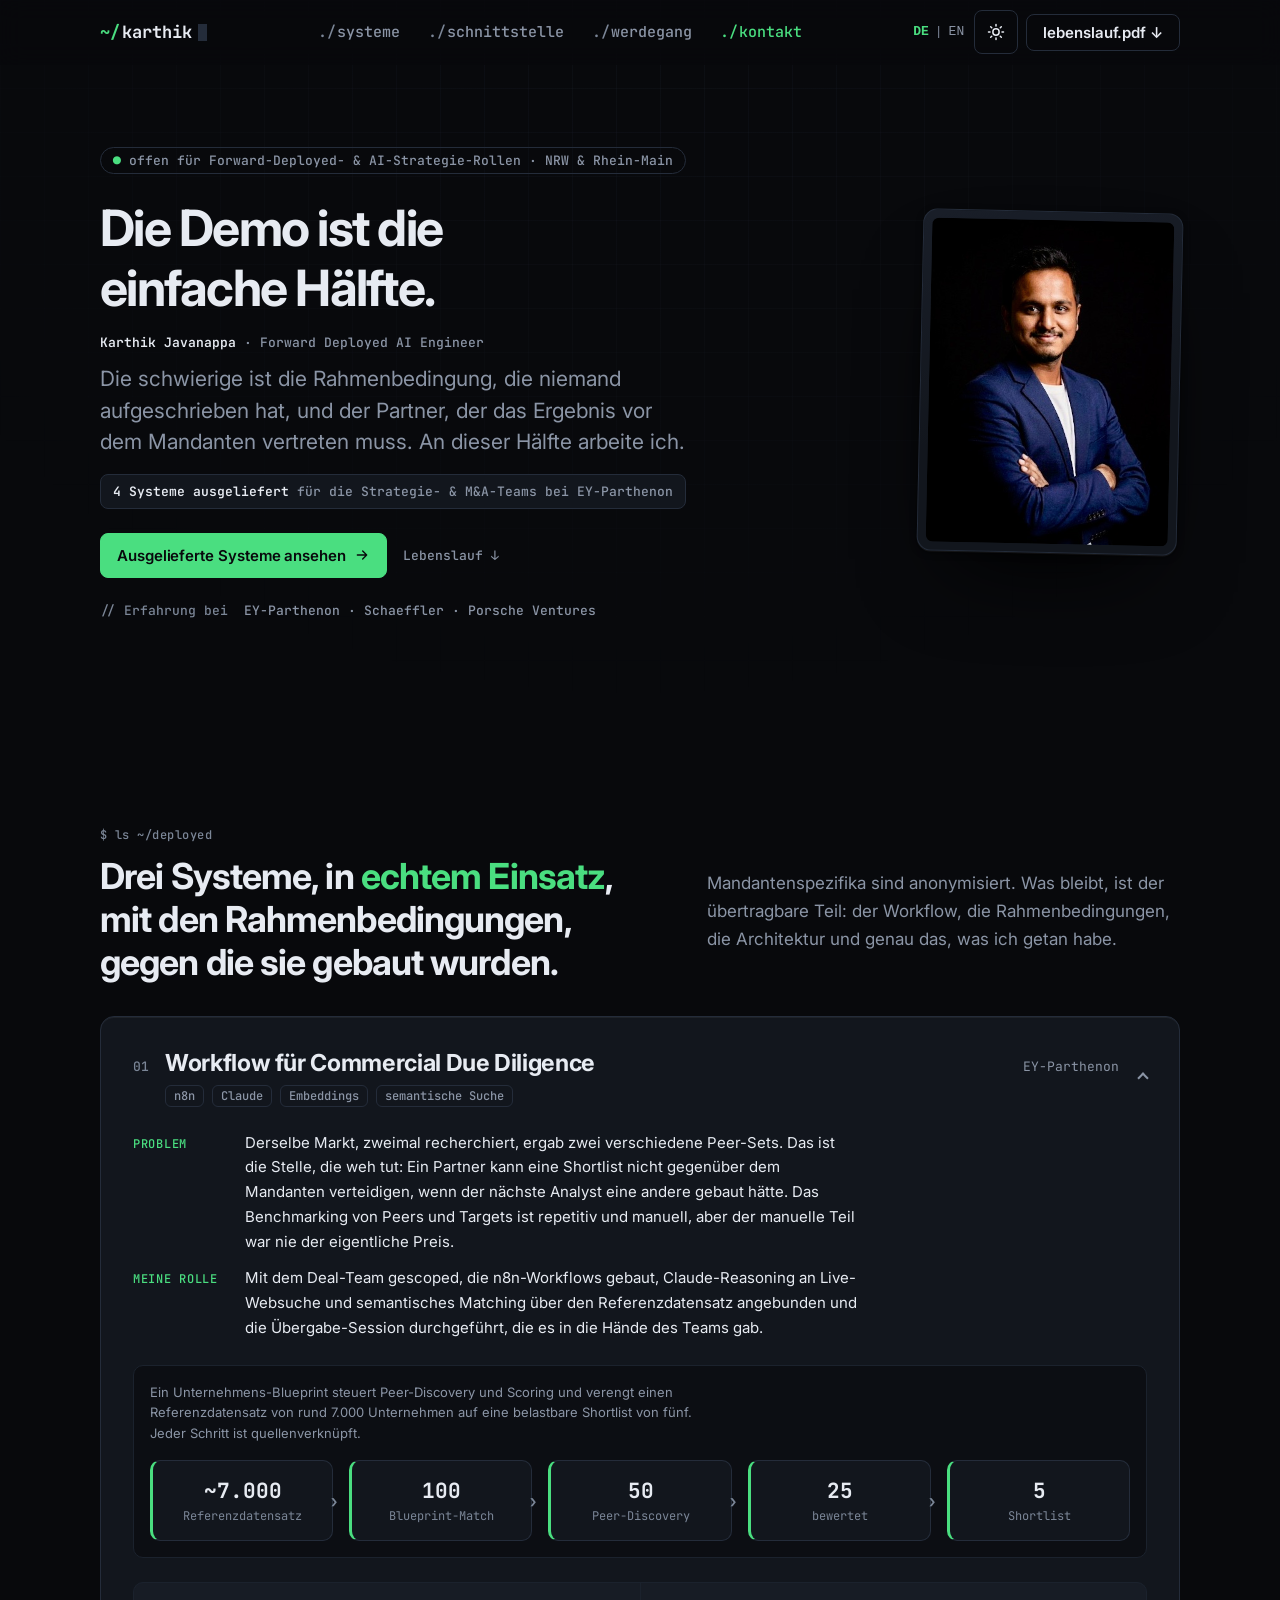
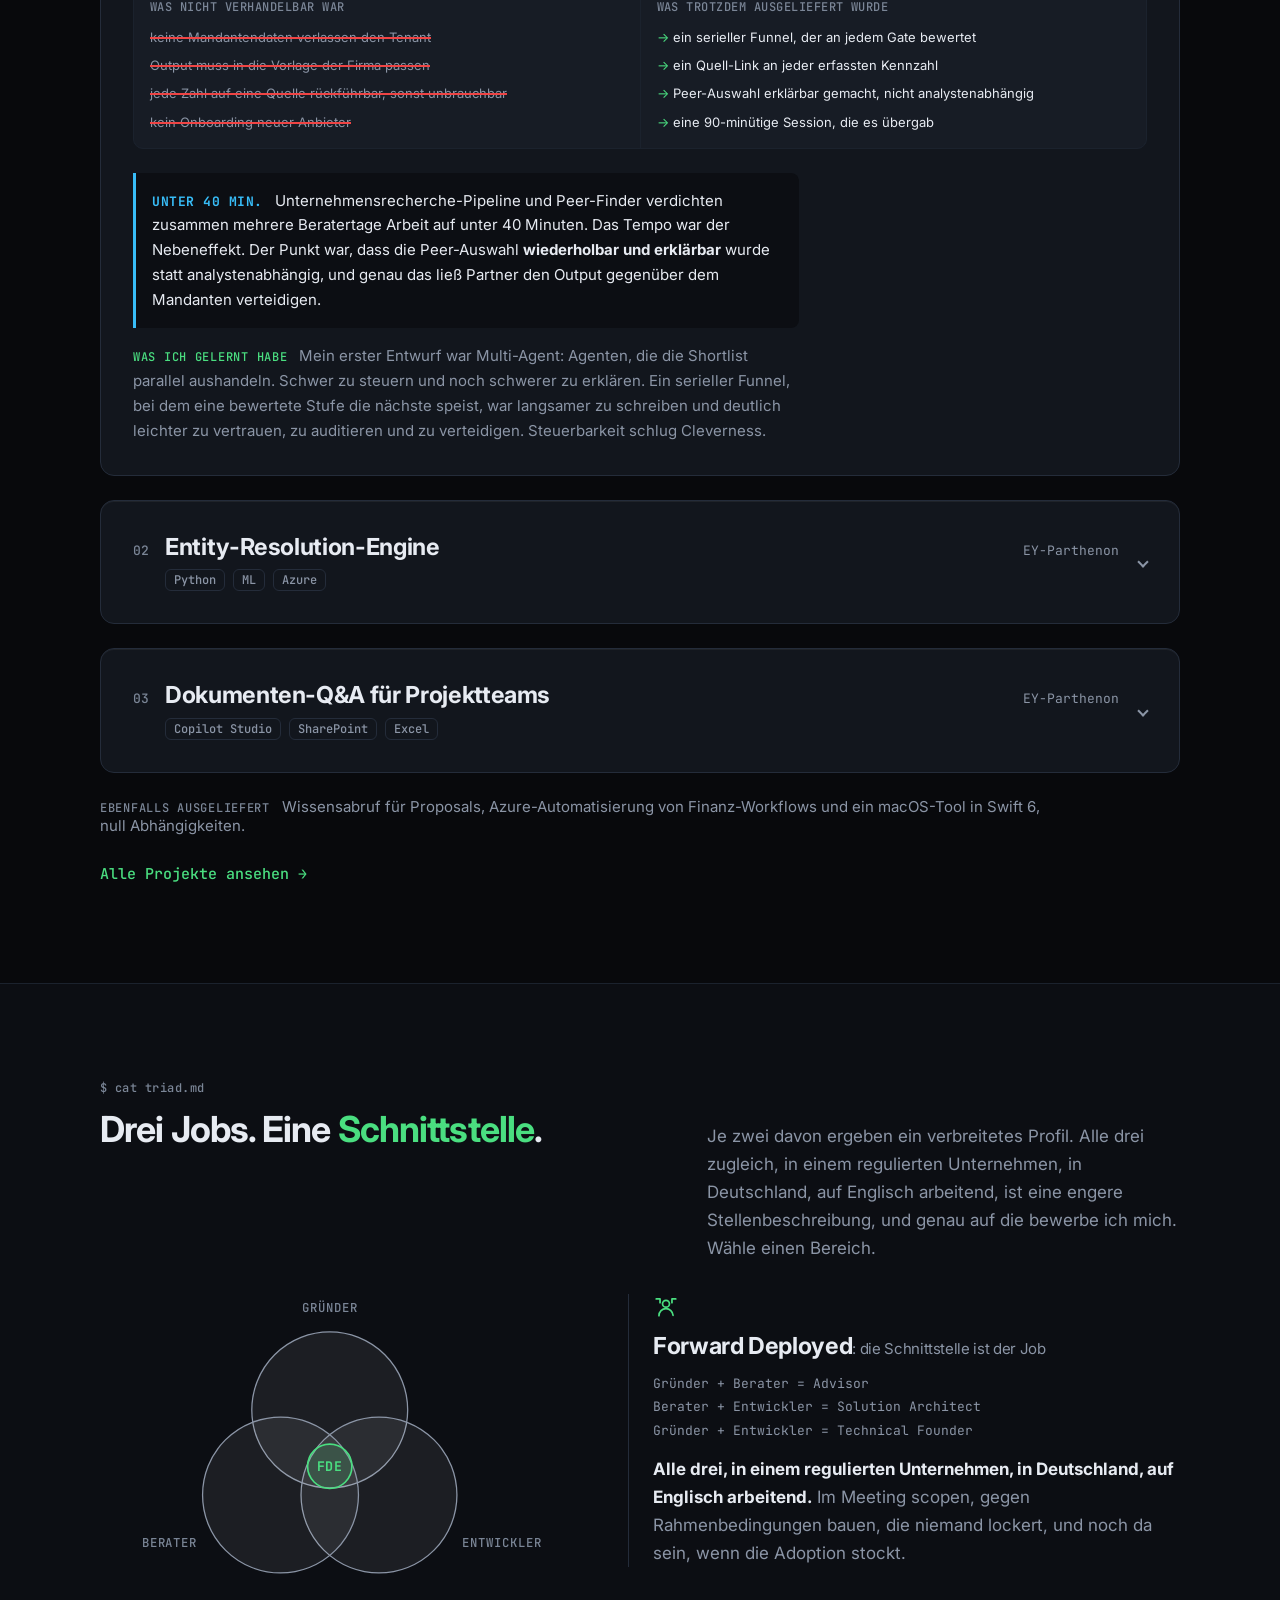
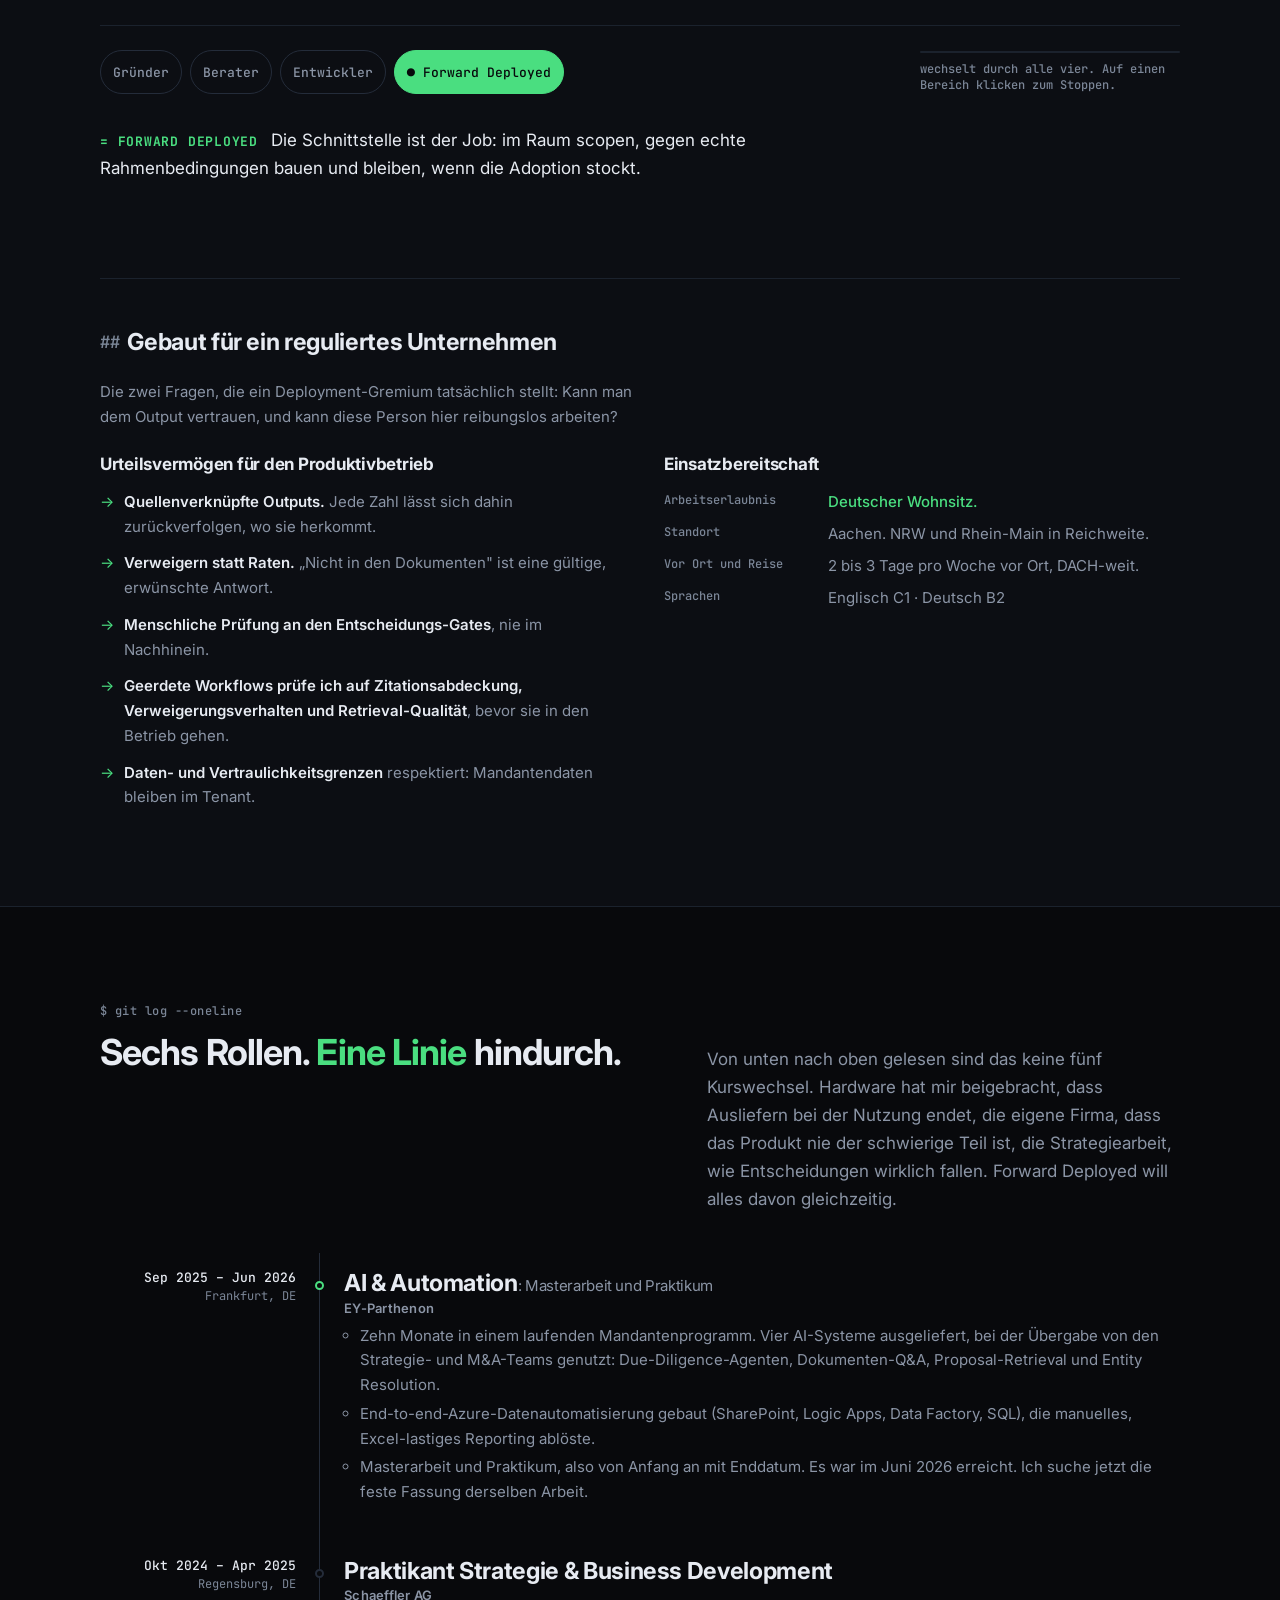
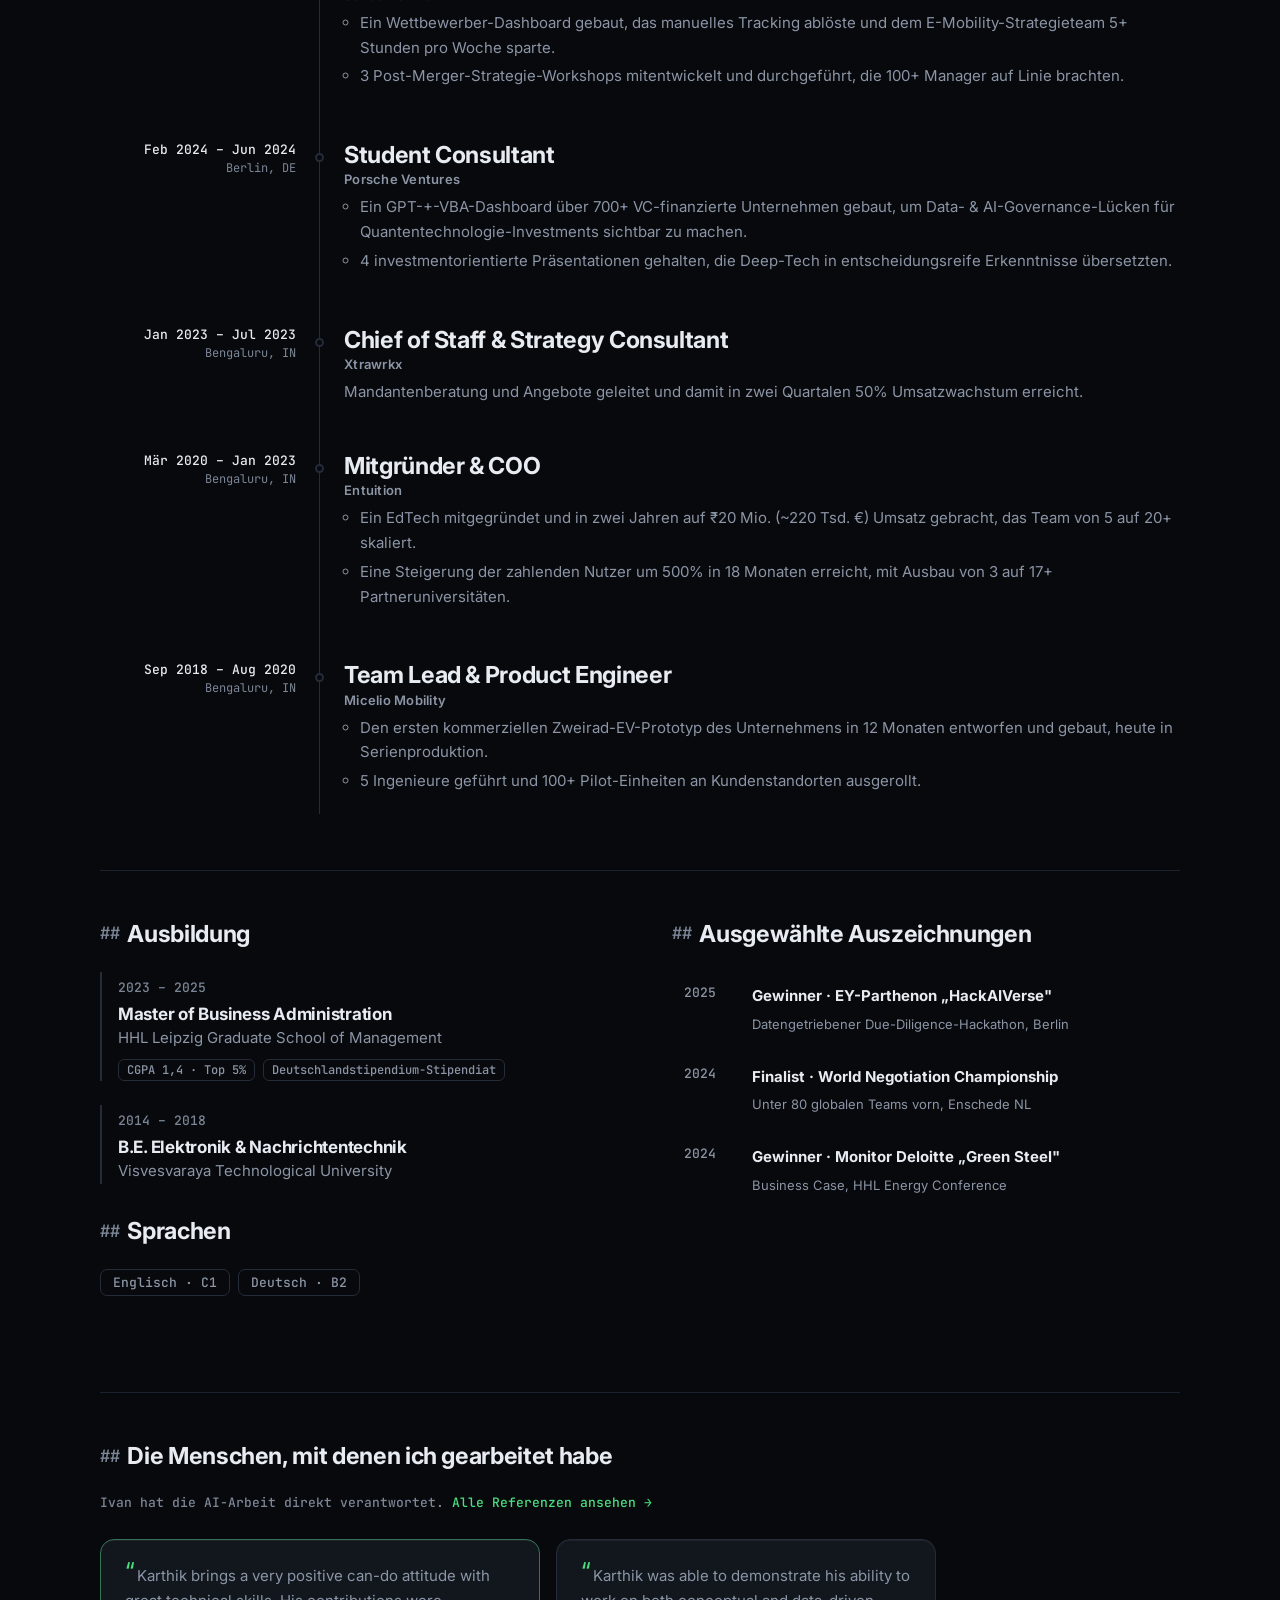
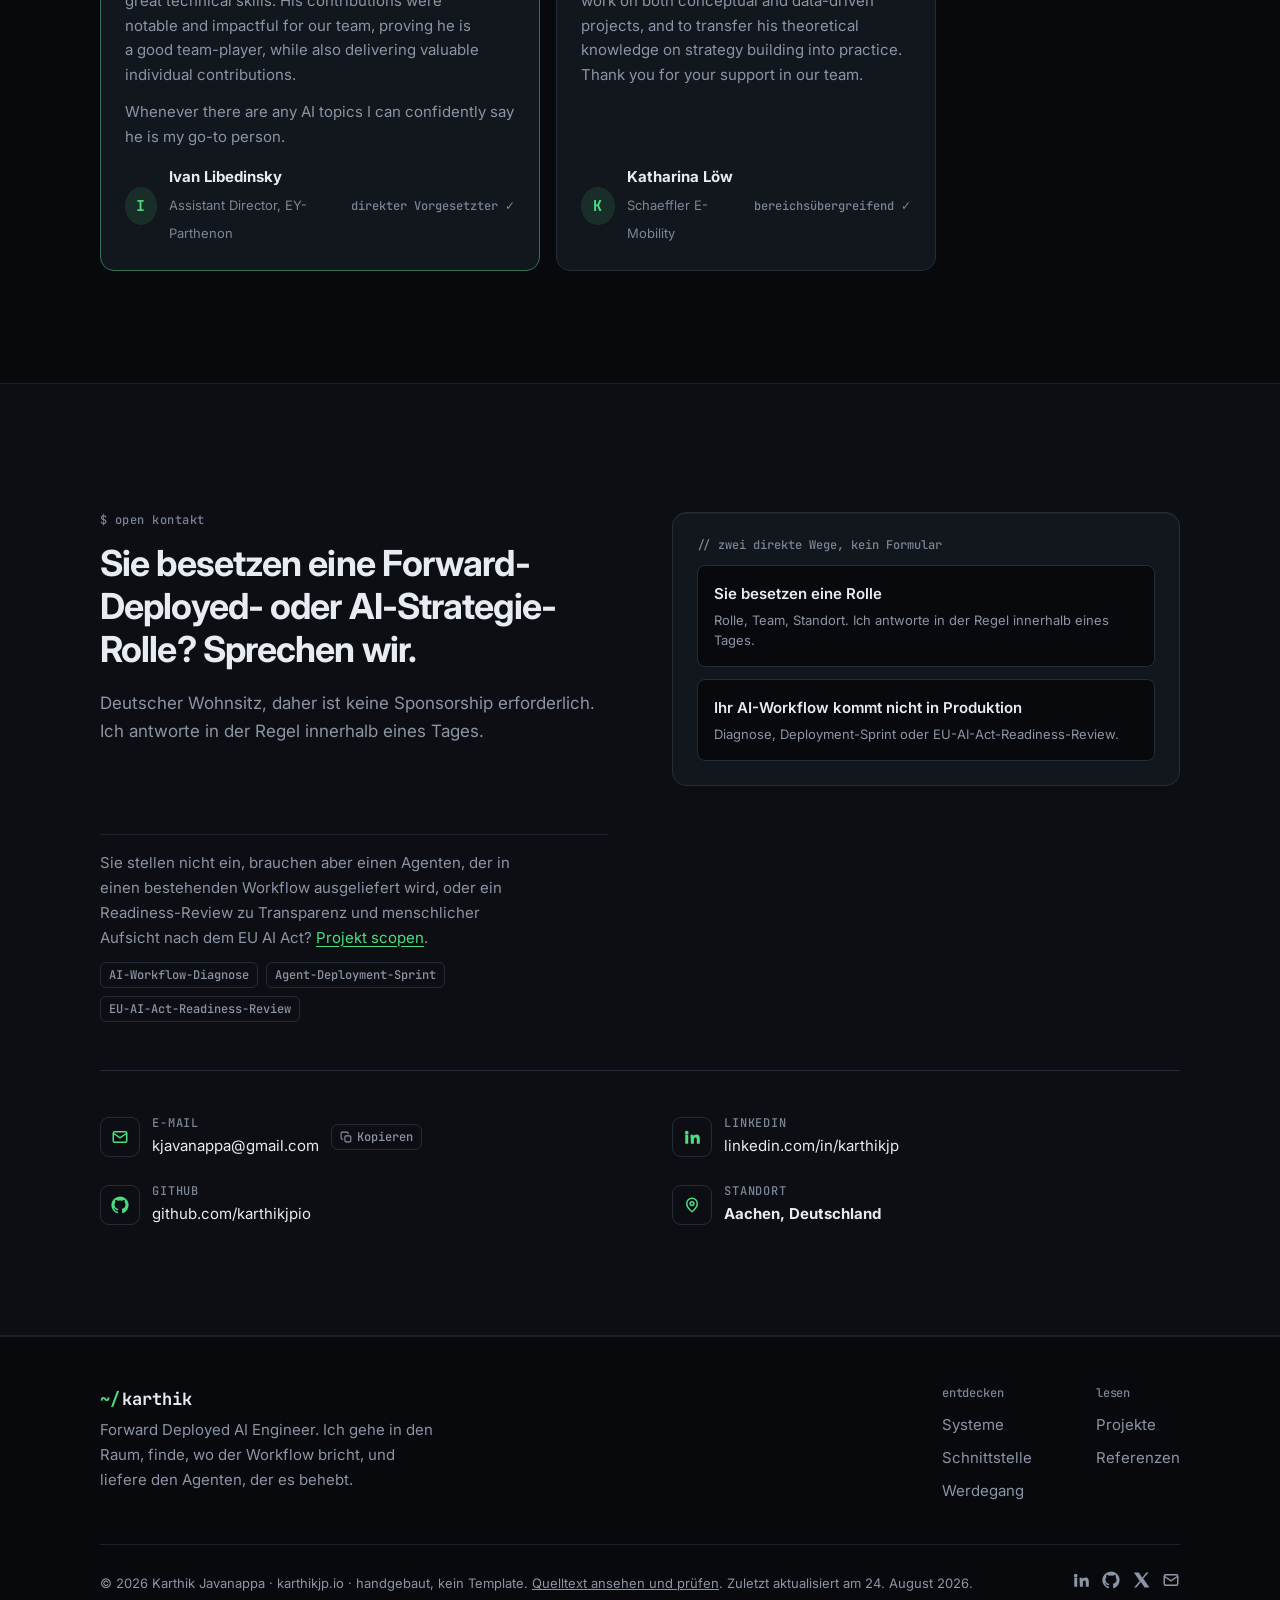
<file: index.html>
<!DOCTYPE html>
<html lang="de" data-theme="dark">
<head>
  <meta charset="UTF-8" />
  <meta name="viewport" content="width=device-width, initial-scale=1.0" />
  <title>Karthik Javanappa · Forward Deployed AI Engineer</title>
  <meta name="description" content="Vier AI-Systeme für die Strategie- und M&A-Teams von EY-Parthenon ausgeliefert: Due Diligence, Entity Resolution, Dokumenten-Q&A. Die Demo ist die einfache Hälfte, ich arbeite an der schwierigen." />
  <meta name="author" content="Karthik Javanappa" />
  <link rel="canonical" href="https://karthikjp.io/" />

  <link rel="alternate" hreflang="de" href="https://karthikjp.io/" />
  <link rel="alternate" hreflang="en" href="https://karthikjp.io/en/" />
  <link rel="alternate" hreflang="x-default" href="https://karthikjp.io/" />

  <!-- Open Graph -->
  <meta property="og:type" content="website" />
  <meta property="og:title" content="Karthik Javanappa · Forward Deployed AI Engineer" />
  <meta property="og:description" content="Die Demo ist die einfache Hälfte. Die schwierige ist die Rahmenbedingung, die niemand aufgeschrieben hat, und der Partner, der das Ergebnis vor dem Mandanten vertreten muss. Vier AI-Systeme für Strategie- und M&A-Teams ausgeliefert." />
  <meta property="og:url" content="https://karthikjp.io/" />
  <meta property="og:image" content="https://karthikjp.io/assets/og/og-de.png" />
  <meta property="og:image:width" content="1200" />
  <meta property="og:image:height" content="630" />
  <meta name="twitter:card" content="summary_large_image" />

  <link rel="icon" href="data:image/svg+xml,%3Csvg xmlns='http://www.w3.org/2000/svg' viewBox='0 0 100 100'%3E%3Crect width='100' height='100' rx='20' fill='%230a0c10'/%3E%3Ctext x='50' y='70' font-family='monospace' font-size='58' font-weight='700' text-anchor='middle' fill='%234ade80'%3E%3E_%3C/text%3E%3C/svg%3E" />

  <link rel="preconnect" href="https://fonts.googleapis.com" />
  <link rel="preconnect" href="https://fonts.gstatic.com" crossorigin />
  <link href="https://fonts.googleapis.com/css2?family=Inter:wght@400;500;600;700&family=JetBrains+Mono:wght@400;500;700&display=swap" rel="stylesheet" />

  <!-- The ?v= is not decoration. Hostinger serves the CSS and JS with
       "cache-control: public, max-age=604800", so a returning visitor keeps a
       week-old stylesheet and never asks whether it changed. That is how a phone
       ended up showing fresh HTML with the pre-fix layout: new markup, old rules.
       The HTML itself revalidates, so bumping this token is what pulls new assets.
       BUMP IT ON EVERY DEPLOY that touches styles.css or main.js. -->
  <link rel="stylesheet" href="assets/css/styles.css?v=20260824a" />

  <!-- theme before first paint. main.js runs after the body, which meant a
       returning light-theme visitor got a dark flash. Same try/catch as there. -->
  <script>
    try { var s = localStorage.getItem("kj-theme"); if (s) document.documentElement.setAttribute("data-theme", s); } catch (e) {}
  </script>

  <!-- structured data: Person only -->
  <script type="application/ld+json">
  {
    "@context": "https://schema.org",
    "@type": "Person",
    "name": "Karthik Javanappa",
    "jobTitle": "Forward Deployed AI Engineer",
    "description": "Ich arbeite an der Schnittstelle von AI-Engineering und Strategieberatung: Ich finde die teure Stelle im Workflow, baue das System darum herum und bleibe, bis es genutzt wird. Gründer, Berater, Entwickler.",
    "url": "https://karthikjp.io",
    "image": "https://karthikjp.io/assets/img/Portrait.jpeg",
    "email": "kjavanappa@gmail.com",
    "address": { "@type": "PostalAddress", "addressLocality": "Aachen", "addressCountry": "DE" },
    "alumniOf": "HHL Leipzig Graduate School of Management",
    "knowsAbout": ["Forward deployed engineering", "Agentic deployment", "AI agents", "LLM applications", "RAG", "Agent evaluation", "Python", "Automation", "M&A analytics", "Due diligence", "n8n", "Microsoft Copilot Studio", "Microsoft Azure", "Azure OpenAI", "EU AI Act"],
    "sameAs": ["https://www.linkedin.com/in/karthikjp/", "https://github.com/karthikjpio", "https://x.com/karthikjpio"]
  }
  </script>
</head>
<body>
  <a class="skip-link" href="#home">Zum Inhalt springen</a>

  <!-- ===================== NAV ===================== -->
  <header class="nav" id="nav">
    <div class="container nav-inner">
      <a href="#home" class="brand" aria-label="Karthik Javanappa, Startseite">
        <span class="prompt" aria-hidden="true">~/</span>karthik<span class="caret" aria-hidden="true"></span>
      </a>

      <nav class="nav-links" id="navLinks" aria-label="Primär">
        <a href="#work">systeme</a>
        <a href="#overlap">schnittstelle</a>
        <a href="#experience">werdegang</a>
        <a href="#contact">kontakt</a>
        <!-- menu-only: .nav-cta in .nav-actions is hidden below 950px, which left
             a phone with no call to action in the sticky bar from screen two on.
             A fifth item does not fit the 288px bar at 320px, so it lives here. -->
        <a class="nav-menu-cta" href="assets/Karthik_Javanappa_CV_DE.pdf" download>lebenslauf.pdf ↓</a>
      </nav>

      <div class="nav-actions">
        <span class="lang-switch" aria-label="Sprache" style="display:inline-flex;align-items:center;gap:6px;font-family:var(--mono,ui-monospace,monospace);font-size:13px;margin-right:2px;">
          <span aria-current="true" style="color:var(--accent);font-weight:600;">DE</span>
          <span aria-hidden="true" style="color:var(--faint);">|</span>
          <a href="en/" hreflang="en" style="color:var(--muted);text-decoration:none;">EN</a>
        </span>
        <button class="icon-btn theme-toggle" id="themeToggle" aria-label="Farbthema umschalten" title="Thema umschalten">
          <svg class="sun" viewBox="0 0 24 24" fill="none" stroke="currentColor" stroke-width="2" stroke-linecap="round"><circle cx="12" cy="12" r="4.2"/><path d="M12 2v2M12 20v2M4.9 4.9l1.4 1.4M17.7 17.7l1.4 1.4M2 12h2M20 12h2M4.9 19.1l1.4-1.4M17.7 6.3l1.4-1.4"/></svg>
          <svg class="moon" viewBox="0 0 24 24" fill="currentColor"><path d="M21 12.8A9 9 0 1 1 11.2 3a7 7 0 0 0 9.8 9.8z"/></svg>
        </button>
        <a href="assets/Karthik_Javanappa_CV_DE.pdf" class="btn btn-ghost nav-cta" download>lebenslauf.pdf ↓</a>
        <button class="icon-btn nav-toggle" id="navToggle" aria-label="Menü öffnen" aria-expanded="false" aria-controls="navLinks">
          <svg viewBox="0 0 24 24" fill="none" stroke="currentColor" stroke-width="2" stroke-linecap="round"><path d="M3 6h18M3 12h18M3 18h18"/></svg>
        </button>
      </div>
    </div>
  </header>

  <main>
    <!-- ===================== HERO ===================== -->
    <section class="hero" id="home">
      <div class="container hero-top">
        <div class="hero-copy">
          <p class="hero-avail">
            <span class="st-ok" aria-hidden="true">●</span>
            offen für Forward-Deployed- &amp; AI-Strategie-Rollen · NRW &amp; Rhein-Main
          </p>

          <h1 class="hero-h1">Die Demo ist die einfache Hälfte.</h1>

          <p class="hero-ident"><b>Karthik Javanappa</b> · Forward Deployed AI Engineer</p>

          <p class="hero-lead">Die schwierige ist die Rahmenbedingung, die niemand aufgeschrieben hat, und der Partner, der das Ergebnis vor dem Mandanten vertreten muss. An dieser Hälfte arbeite ich.</p>

          <p class="hero-proof"><b>4 Systeme ausgeliefert</b> für die Strategie- &amp; M&amp;A-Teams bei EY-Parthenon</p>

          <div class="hero-cta">
            <a href="#work" class="btn btn-primary">
              Ausgelieferte Systeme ansehen
              <svg viewBox="0 0 24 24" fill="none" stroke="currentColor" stroke-width="2" stroke-linecap="round" stroke-linejoin="round"><path d="M5 12h14M13 6l6 6-6 6"/></svg>
            </a>
            <a href="assets/Karthik_Javanappa_CV_DE.pdf" class="hero-cv" download>Lebenslauf ↓</a>
          </div>

          <p class="credit"><span class="credit-lab">// Erfahrung bei</span> EY-Parthenon · Schaeffler · Porsche Ventures</p>
        </div>

        <!-- second grid column on wide screens, and last in the single column on a
             phone. Kept out of the copy wrapper so it can sit on the headline's
             optical centre instead of floating in the gap beside it. -->
        <div class="hero-photo">
          <figure class="frame">
            <img src="assets/img/Portrait.jpeg" alt="Porträt von Karthik Javanappa"
                 width="380" height="418" />
          </figure>
        </div>
      </div>
    </section>

    <!-- ===================== DEPLOYED SYSTEMS ===================== -->
    <section class="section" id="work">
      <div class="container">
        <div class="section-head reveal">
          <span class="eyebrow">$ ls ~/deployed</span>
          <h2>Drei Systeme, in <em class="accent-text">echtem Einsatz</em>, mit den Rahmenbedingungen, gegen die sie gebaut wurden.</h2>
          <p>Mandantenspezifika sind anonymisiert. Was bleibt, ist der übertragbare Teil: der Workflow, die Rahmenbedingungen, die Architektur und genau das, was ich getan habe.</p>
        </div>

        <!-- ── CASE 1 ─────────────────────────────────────────────── -->
        <details class="case reveal" open>
          <summary class="case-head">
            <span class="case-num">01</span>
            <div>
              <h3>Workflow für Commercial Due Diligence</h3>
              <div class="pc-tags"><span>n8n</span><span>Claude</span><span>Embeddings</span><span>semantische Suche</span></div>
            </div>
            <span class="case-env">EY-Parthenon</span>
          </summary>

          <dl class="case-facts">
            <div><dt>Problem</dt><dd>Derselbe Markt, zweimal recherchiert, ergab zwei verschiedene Peer-Sets. Das ist die Stelle, die weh tut: Ein Partner kann eine Shortlist nicht gegenüber dem Mandanten verteidigen, wenn der nächste Analyst eine andere gebaut hätte. Das Benchmarking von Peers und Targets ist repetitiv und manuell, aber der manuelle Teil war nie der eigentliche Preis.</dd></div>
            <div><dt>Meine Rolle</dt><dd>Mit dem Deal-Team gescoped, die n8n-Workflows gebaut, Claude-Reasoning an Live-Websuche und semantisches Matching über den Referenzdatensatz angebunden und die Übergabe-Session durchgeführt, die es in die Hände des Teams gab.</dd></div>
          </dl>

          <figure class="diag">
            <figcaption class="diag-cap">Ein Unternehmens-Blueprint steuert Peer-Discovery und Scoring und verengt einen Referenzdatensatz von rund 7.000 Unternehmen auf eine belastbare Shortlist von fünf. Jeder Schritt ist quellenverknüpft.</figcaption>
            <ol class="funnel" aria-label="Due-Diligence-Funnel: 7.000 auf 5 Unternehmen">
              <li><b>~7.000</b><small>Referenzdatensatz</small></li>
              <li><b>100</b><small>Blueprint-Match</small></li>
              <li><b>50</b><small>Peer-Discovery</small></li>
              <li><b>25</b><small>bewertet</small></li>
              <li class="funnel-end"><b>5</b><small>Shortlist</small></li>
            </ol>
          </figure>

          <div class="ledger">
            <div class="led-col led-no">
              <h4 class="led-title">Was nicht verhandelbar war</h4>
              <ul>
                <li>keine Mandantendaten verlassen den Tenant</li>
                <li>Output muss in die Vorlage der Firma passen</li>
                <li>jede Zahl auf eine Quelle rückführbar, sonst unbrauchbar</li>
                <li>kein Onboarding neuer Anbieter</li>
              </ul>
            </div>
            <div class="led-col led-yes">
              <h4 class="led-title">Was trotzdem ausgeliefert wurde</h4>
              <ul>
                <li>ein serieller Funnel, der an jedem Gate bewertet</li>
                <li>ein Quell-Link an jeder erfassten Kennzahl</li>
                <li>Peer-Auswahl erklärbar gemacht, nicht analystenabhängig</li>
                <li>eine 90-minütige Session, die es übergab</li>
              </ul>
            </div>
          </div>

          <p class="case-result"><span class="res-num">unter 40 Min.</span> Unternehmensrecherche-Pipeline und Peer-Finder verdichten zusammen mehrere Beratertage Arbeit auf unter 40 Minuten. Das Tempo war der Nebeneffekt. Der Punkt war, dass die Peer-Auswahl <b>wiederholbar und erklärbar</b> wurde statt analystenabhängig, und genau das ließ Partner den Output gegenüber dem Mandanten verteidigen.</p>

          <p class="learned"><span class="learned-lab">Was ich gelernt habe</span> Mein erster Entwurf war Multi-Agent: Agenten, die die Shortlist parallel aushandeln. Schwer zu steuern und noch schwerer zu erklären. Ein serieller Funnel, bei dem eine bewertete Stufe die nächste speist, war langsamer zu schreiben und deutlich leichter zu vertrauen, zu auditieren und zu verteidigen. Steuerbarkeit schlug Cleverness.</p>
        </details>

        <!-- ── CASE 2 ─────────────────────────────────────────────── -->
        <details class="case reveal">
          <summary class="case-head">
            <span class="case-num">02</span>
            <div>
              <h3>Entity-Resolution-Engine</h3>
              <div class="pc-tags"><span>Python</span><span>ML</span><span>Azure</span></div>
            </div>
            <span class="case-env">EY-Parthenon</span>
          </summary>

          <dl class="case-facts">
            <div><dt>Problem</dt><dd>M&amp;A-Datensätze kommen voller unsauberer Firmennamen und unklarer Eigentümerstrukturen. „Acme Corp", „ACME Corporation Ltd" und „acme inc" sind ein Unternehmen oder drei, je nachdem, wer die Tabelle bereinigt. Fuzzy-String-Matching allein führt entweder eigenständige Firmen zusammen oder spaltet eine über Schreibweisen auf, und Analysten verlieren Stunden mit der Abstimmung von Hand.</dd></div>
            <div><dt>Meine Rolle</dt><dd>Die Pipeline in Python gebaut: die Normalisierungsregeln, den ML-Matcher, den Websuche-Fallback und die Review-Queue, dann in die M&amp;A-Analytik integriert, die die bereinigten Entitäten weiterverarbeitete.</dd></div>
          </dl>

          <figure class="diag">
            <figcaption class="diag-cap">Jede Stufe eskaliert nur, was sie nicht auflösen kann, sodass günstige deterministische Regeln die häufigen Fälle abdecken und die teuren Schritte nur auf dem Long Tail laufen.</figcaption>
            <ol class="pipe-diag" aria-label="Entity-Resolution-Pipeline">
              <li><b>deterministische Regeln</b><small>normalisieren, entduplizieren</small></li>
              <li><b>ML-Matching</b><small>Near-Duplicates</small></li>
              <li><b>Websuche</b><small>mehrdeutiger Rest</small></li>
              <li class="pipe-review"><b>menschliche Prüfung</b><small>das wirklich Unklare</small></li>
            </ol>
          </figure>

          <figure class="er-table">
            <figcaption class="diag-cap">Illustrativ, synthetisch. Echte Daten sind vertraulich.</figcaption>
            <table>
              <thead><tr><th>Rohdaten</th><th>aufgelöst</th></tr></thead>
              <tbody>
                <tr><td>ACME Corp. · ACME Corporation Ltd · acme inc</td><td><b>Acme Corporation Ltd</b> <span class="er-tag ok">eine Entität</span></td></tr>
                <tr><td>Müller GmbH · Mueller G.m.b.H.</td><td><b>Müller GmbH</b> <span class="er-tag ok">eine Entität</span></td></tr>
                <tr><td>Apex Ltd (London) · Apex Ltd (Delaware)</td><td><b>zwei Entitäten</b> <span class="er-tag flag">zur Prüfung markiert</span></td></tr>
              </tbody>
            </table>
          </figure>

          <p class="learned"><span class="learned-lab">Weiterhin offen</span> Wenn zwei Datensätze nur den Namen teilen und sonst nichts, etwa Apex Ltd in London und Apex Ltd in Delaware, markiert die Pipeline, statt zu entscheiden. Diese Warteschlange ist die Arbeit eines Menschen, und ich habe nicht versucht, sie wegzuautomatisieren.</p>

          <p class="case-result"><span class="res-num">Konsistenz</span> Reduzierte den manuellen Bereinigungsaufwand und verbesserte die Konsistenz der Entitätsdaten über die M&amp;A-Analytik hinweg. Konservativ formuliert: Ich bin gegangen, bevor ich die genau eingesparten Stunden messen konnte, also nenne ich keine Zahl, die ich nicht habe.</p>

          <p class="learned"><span class="learned-lab">Was ich gelernt habe</span> Deterministische Regeln sind langweilig, und sie haben meistens auch recht. Das Budget für ML und Websuche nur auf den Rest zu verwenden, den die Regeln nicht auflösen konnten, hielt die Pipeline schnell, günstig und auditierbar und ließ einen Menschen an den wirklich mehrdeutigen Fällen arbeiten, statt die Vermutung eines Modells durchzuwinken.</p>
        </details>

        <!-- ── CASE 3 ─────────────────────────────────────────────── -->
        <details class="case reveal">
          <summary class="case-head">
            <span class="case-num">03</span>
            <div>
              <h3>Dokumenten-Q&amp;A für Projektteams</h3>
              <div class="pc-tags"><span>Copilot Studio</span><span>SharePoint</span><span>Excel</span></div>
            </div>
            <span class="case-env">EY-Parthenon</span>
          </summary>

          <dl class="case-facts">
            <div><dt>Problem</dt><dd>Das Team würde kein neues Werkzeug übernehmen. Das war das Erste, was mir gesagt wurde, und es stand nicht zur Debatte. Gleichzeitig beantwortete es lange, wiederkehrende Fragenlisten anhand hunderter Seiten an Dokumenten, langsam, und dieselbe Frage bekam je nachdem, wer welches PDF gelesen hat, eine andere Antwort. Also musste das Interface die Tabelle werden, die ohnehin offen war.</dd></div>
            <div><dt>Meine Rolle</dt><dd>Den Copilot-Studio-Agenten gebaut, den SharePoint-Upload samt Monitoring, die Batch-Verarbeitung und das Zurückschreiben in die eigene Tabelle des Teams.</dd></div>
          </dl>

          <figure class="diag">
            <figcaption class="diag-cap">Die Antwort landet in der Zeile neben der Frage, mit der Seite, von der sie stammt, in der Tabelle, die das Team ohnehin offen hatte.</figcaption>
            <ol class="flow-diag" aria-label="Dokumenten-Q&amp;A-Ablauf">
              <li><b>Excel-Liste + PDFs</b><small>SharePoint</small></li>
              <li><b>Agent, gebatcht</b><small>Copilot Studio</small></li>
              <li class="flow-end"><b>Antworten Zeile für Zeile</b><small>Quellenangaben je Seite</small></li>
            </ol>
          </figure>

          <div class="ledger">
            <div class="led-col led-no">
              <h4 class="led-title">Was nicht verhandelbar war</h4>
              <ul>
                <li>Excel ist das Interface, nicht verhandelbar</li>
                <li>SharePoint-Berechtigungen, geerbt</li>
                <li>16&nbsp;MB Datei-Limit</li>
                <li>gescannte PDFs, keine Textebene</li>
              </ul>
            </div>
            <div class="led-col led-yes">
              <h4 class="led-title">Was trotzdem ausgeliefert wurde</h4>
              <ul>
                <li>Antworten Zeile für Zeile in ihre Tabelle zurückgeschrieben</li>
                <li>Batching, damit das Limit nicht mehr blockiert</li>
                <li>Quellenangaben je Seite bei jeder Antwort</li>
                <li>Verweigern statt Raten</li>
              </ul>
            </div>
          </div>

          <p class="case-result"><span class="res-num">Prüfung in Sekunden</span> Reduzierte die manuelle Dokumentenprüfung auf einen Bruchteil und machte sie projektübergreifend wiederverwendbar. Weil die Antwort mit ihrer Quellseite neben der Frage stand, konnte ein Prüfer sie in Sekunden verifizieren, statt das Dokument erneut zu lesen.</p>

          <p class="learned"><span class="learned-lab">Was ich gelernt habe</span> Der Mandant wollte kein neues Interface übernehmen, also wurde das Interface die Tabelle, die sie ohnehin nutzten. OCR auf gescannten Seiten blieb unzuverlässig, und ich habe das als bekannte offene Kante ausgeliefert, statt so zu tun, als sei es gelöst.</p>
        </details>

        <p class="also reveal"><span class="also-lab">ebenfalls ausgeliefert</span> Wissensabruf für Proposals, Azure-Automatisierung von Finanz-Workflows und ein macOS-Tool in Swift 6, null Abhängigkeiten.</p>
        <p class="cases-more reveal"><a class="cases-more-link" href="projekte.html">Alle Projekte ansehen &rarr;</a></p>
      </div>
    </section>

    <!-- ===================== OVERLAP ===================== -->
    <section class="section alt" id="overlap">
      <div class="container">
        <div class="section-head reveal">
          <span class="eyebrow">$ cat triad.md</span>
          <h2>Drei Jobs. Eine <em class="accent-text">Schnittstelle</em>.</h2>
          <p>Je zwei davon ergeben ein verbreitetes Profil. Alle drei zugleich, in einem regulierten Unternehmen, in Deutschland, auf Englisch arbeitend, ist eine engere Stellenbeschreibung, und genau auf die bewerbe ich mich. Wähle einen Bereich.</p>
        </div>

        <!-- ===== TRIAD ====================================================
             State is a native radio group, so one tab stop, arrow keys,
             :checked styling and the no-JS case all come free. The SVG is
             aria-hidden: every semantic lives in the radios and panels, so
             there is exactly one accessible representation at every width.
             Default is `fde`, so reduced-motion, print, no-JS and the OG
             screenshot all get the conclusion, not an empty diagram. -->
        <fieldset class="triad reveal" id="triad">
          <legend class="sr-only">Wähle eine Fähigkeit, um die Belege dahinter zu sehen</legend>

          <input class="sr-only tr-in" type="radio" name="triad" id="t-f" />
          <input class="sr-only tr-in" type="radio" name="triad" id="t-c" />
          <input class="sr-only tr-in" type="radio" name="triad" id="t-e" />
          <input class="sr-only tr-in" type="radio" name="triad" id="t-fde" checked />

          <div class="triad-stage">
            <svg class="triad-svg" viewBox="-44 0 468 292" aria-hidden="true" focusable="false">
              <g class="lens" aria-hidden="true">
                <circle class="lobe lobe-f" cx="180" cy="113" r="76" data-for="t-f" />
                <circle class="lobe lobe-e" cx="228" cy="196" r="76" data-for="t-e" />
                <circle class="lobe lobe-c" cx="132" cy="196" r="76" data-for="t-c" />
              </g>
              <g class="triad-core" data-for="t-fde" role="presentation">
                <circle cx="180" cy="168" r="20" />
                <text x="180" y="172" text-anchor="middle">FDE</text>
              </g>
              <text class="tl tl-f" x="180" y="18" text-anchor="middle" data-for="t-f">GRÜNDER</text>
              <text class="tl tl-c" x="51" y="247" text-anchor="end" data-for="t-c">BERATER</text>
              <text class="tl tl-e" x="309" y="247" text-anchor="start" data-for="t-e">ENTWICKLER</text>
            </svg>

            <div class="triad-panels">

            <article class="tp tp-f">
              <svg class="tp-glyph" viewBox="0 0 24 24" aria-hidden="true" fill="none" stroke="currentColor" stroke-width="1.6" stroke-linecap="round" stroke-linejoin="round"><path pathLength="1" d="M5 21V4"/><path pathLength="1" d="M5 4h11l-2 4 2 4H5"/></svg>
              <h3>Gründer<span>: Ich verantworte das Ergebnis</span></h3>
              <p>Ein EdTech mitgegründet und zwei Jahre als COO geführt: <b>₹20 Mio. Umsatz</b>, Team <b>5 auf 20+</b>, Universitäten <b>3 auf 17</b>. Davor bei Micelio Mobility der erste kommerzielle EV-Prototyp in 12 Monaten, <b>100+ Pilot-Einheiten</b> an Kundenstandorten.</p>
              <p class="tp-why">Es gab keinen Eskalationspfad. Wenn eine Pilot-Einheit an einem Kundenstandort ausfiel, war ich die Person, die vor Ort sein musste.</p>
            </article>

            <article class="tp tp-c">
              <svg class="tp-glyph" viewBox="0 0 24 24" aria-hidden="true" fill="none" stroke="currentColor" stroke-width="1.6" stroke-linecap="round" stroke-linejoin="round"><path pathLength="1" d="M3 6h12a2 2 0 0 1 2 2v5a2 2 0 0 1-2 2H8l-5 4z"/><path pathLength="1" d="M9 18h7l5 3v-8a2 2 0 0 0-2-2h-1"/></svg>
              <h3>Berater<span>: Ich überzeuge den Raum</span></h3>
              <p>Drei Post-Merger-Workshops bei Schaeffler, die <b>100+ Manager</b> auf Linie brachten. Vier Investment-Präsentationen bei Porsche Ventures. Bei EY-Parthenon habe ich <b>das Tooling gebaut, mit dem die Strategie- und M&amp;A-Teams arbeiten</b>, und dann die Leute geschult, die ihm vertrauen mussten.</p>
              <p class="tp-why">Menschen dazu zu bringen, einem System zu vertrauen, ist eine andere Arbeit, als es zu bauen. Die Frage, die über die Adoption entscheidet, ist keine technische.</p>
            </article>

            <article class="tp tp-e">
              <svg class="tp-glyph" viewBox="0 0 24 24" aria-hidden="true" fill="none" stroke="currentColor" stroke-width="1.6" stroke-linecap="round" stroke-linejoin="round"><path pathLength="1" d="m8 8-4 4 4 4"/><path pathLength="1" d="m16 8 4 4-4 4"/><path pathLength="1" d="M13 6l-2 12"/></svg>
              <h3>Entwickler<span>: Ich schreibe, was ausgeliefert wird</span></h3>
              <p><b>4 AI-Systeme ausgeliefert</b>, bei der Übergabe von den Strategie- und M&amp;A-Teams von EY-Parthenon genutzt: n8n-Agenten-Orchestrierung mit Claude, Copilot-Studio-Dokumenten-Q&amp;A, eine Python/ML-Entity-Resolution-Pipeline, Azure darunter. Außerhalb der Arbeit ein macOS-Tool in <b>Swift 6, null Abhängigkeiten</b>.</p>
              <p class="tp-why">Ich schreibe zuerst den langweiligen deterministischen Pfad und gebe das Modell-Budget nur dort aus, wo es sich rechnet. Cleverness, die sich nicht auditieren lässt, geht nicht raus.</p>
            </article>

            <article class="tp tp-fde">
              <svg class="tp-glyph" viewBox="0 0 24 24" aria-hidden="true" fill="none" stroke="currentColor" stroke-width="1.6" stroke-linecap="round" stroke-linejoin="round"><circle pathLength="1" cx="12" cy="9" r="3.2"/><path pathLength="1" d="M5.5 20a6.5 6.5 0 0 1 13 0"/><path pathLength="1" d="M3 4.5h3.5V8M21 4.5h-3.5V8"/></svg>
              <h3>Forward Deployed<span>: die Schnittstelle ist der Job</span></h3>
              <p class="tp-elim">Gründer + Berater = <i>Advisor</i><br />Berater + Entwickler = <i>Solution Architect</i><br />Gründer + Entwickler = <i>Technical Founder</i></p>
              <p><b>Alle drei, in einem regulierten Unternehmen, in Deutschland, auf Englisch arbeitend.</b> Im Meeting scopen, gegen Rahmenbedingungen bauen, die niemand lockert, und noch da sein, wenn die Adoption stockt.</p>
            </article>
            </div>
          </div>

          <div class="triad-controls">
            <div class="triad-pills">
              <label for="t-f">Gründer</label>
              <label for="t-c">Berater</label>
              <label for="t-e">Entwickler</label>
              <label for="t-fde">● Forward Deployed</label>
            </div>
            <div class="triad-auto" id="triadAuto" aria-hidden="true">
              <span class="ship-bar"><i id="triadBar"></i></span>
              <p class="triad-hint" id="triadHint">wechselt durch alle vier. Auf einen Bereich klicken zum Stoppen.</p>
            </div>
          </div>
        </fieldset>

        <p class="overlap-close reveal"><span class="oc-eq">= Forward Deployed</span> Die Schnittstelle ist der Job: im Raum scopen, gegen echte Rahmenbedingungen bauen und bleiben, wenn die Adoption stockt.</p>

        <h3 class="block-title spaced"><span class="bt-hash">##</span> Gebaut für ein reguliertes Unternehmen</h3>
        <p class="block-lead">Die zwei Fragen, die ein Deployment-Gremium tatsächlich stellt: Kann man dem Output vertrauen, und kann diese Person hier reibungslos arbeiten?</p>

        <div class="ready reveal">
          <div class="ready-col">
            <h4 class="ready-title">Urteilsvermögen für den Produktivbetrieb</h4>
            <ul class="ready-list">
              <li><b>Quellenverknüpfte Outputs.</b> Jede Zahl lässt sich dahin zurückverfolgen, wo sie herkommt.</li>
              <li><b>Verweigern statt Raten.</b> „Nicht in den Dokumenten" ist eine gültige, erwünschte Antwort.</li>
              <li><b>Menschliche Prüfung an den Entscheidungs-Gates</b>, nie im Nachhinein.</li>
              <li><b>Geerdete Workflows prüfe ich auf Zitationsabdeckung, Verweigerungsverhalten und Retrieval-Qualität</b>, bevor sie in den Betrieb gehen.</li>
              <li><b>Daten- und Vertraulichkeitsgrenzen</b> respektiert: Mandantendaten bleiben im Tenant.</li>
            </ul>
          </div>
          <div class="ready-col">
            <h4 class="ready-title">Einsatzbereitschaft</h4>
            <dl class="elig">
              <div><dt>Arbeitserlaubnis</dt><dd><b>Deutscher Wohnsitz.</b></dd></div>
              <div><dt>Standort</dt><dd>Aachen. NRW und Rhein-Main in Reichweite.</dd></div>
              <div><dt>Vor Ort und Reise</dt><dd>2 bis 3 Tage pro Woche vor Ort, DACH-weit.</dd></div>
              <div><dt>Sprachen</dt><dd>Englisch C1 · Deutsch B2</dd></div>
            </dl>
          </div>
        </div>
      </div>
    </section>


    <!-- ===================== EXPERIENCE ===================== -->
    <section class="section" id="experience">
      <div class="container">
        <div class="section-head reveal">
          <span class="eyebrow">$ git log --oneline</span>
          <h2>Sechs Rollen. <em class="accent-text">Eine Linie</em> hindurch.</h2>
          <p>Von unten nach oben gelesen sind das keine fünf Kurswechsel. Hardware hat mir beigebracht, dass Ausliefern bei der Nutzung endet, die eigene Firma, dass das Produkt nie der schwierige Teil ist, die Strategiearbeit, wie Entscheidungen wirklich fallen. Forward Deployed will alles davon gleichzeitig.</p>
        </div>

        <ol class="joblog reveal">
          <li class="job" id="job-ey">
            <div class="job-meta"><span class="job-date">Sep 2025 – Jun 2026</span><span class="job-loc">Frankfurt, DE</span></div>
            <details class="job-main" open>
              <summary class="job-sum">
                <h3 class="job-role">AI &amp; Automation<span>: Masterarbeit und Praktikum</span></h3>
                <div class="job-org">EY-Parthenon</div>
              </summary>
              <ul>
                <li>Zehn Monate in einem laufenden Mandantenprogramm. Vier AI-Systeme ausgeliefert, bei der Übergabe von den Strategie- und M&amp;A-Teams genutzt: Due-Diligence-Agenten, Dokumenten-Q&amp;A, Proposal-Retrieval und Entity Resolution.</li>
                <li>End-to-end-Azure-Datenautomatisierung gebaut (SharePoint, Logic Apps, Data Factory, SQL), die manuelles, Excel-lastiges Reporting ablöste.</li>
                <li>Masterarbeit und Praktikum, also von Anfang an mit Enddatum. Es war im Juni 2026 erreicht. Ich suche jetzt die feste Fassung derselben Arbeit.</li>
              </ul>
            </details>
          </li>
          <li class="job" id="job-schaeffler">
            <div class="job-meta"><span class="job-date">Okt 2024 – Apr 2025</span><span class="job-loc">Regensburg, DE</span></div>
            <details class="job-main" open>
              <summary class="job-sum">
                <h3 class="job-role">Praktikant Strategie &amp; Business Development</h3>
                <div class="job-org">Schaeffler AG</div>
              </summary>
              <ul>
                <li>Ein Wettbewerber-Dashboard gebaut, das manuelles Tracking ablöste und dem E-Mobility-Strategieteam 5+ Stunden pro Woche sparte.</li>
                <li>3 Post-Merger-Strategie-Workshops mitentwickelt und durchgeführt, die 100+ Manager auf Linie brachten.</li>
              </ul>
            </details>
          </li>
          <li class="job" id="job-porsche">
            <div class="job-meta"><span class="job-date">Feb 2024 – Jun 2024</span><span class="job-loc">Berlin, DE</span></div>
            <details class="job-main" open>
              <summary class="job-sum">
                <h3 class="job-role">Student Consultant</h3>
                <div class="job-org">Porsche Ventures</div>
              </summary>
              <ul>
                <li>Ein GPT-+-VBA-Dashboard über 700+ VC-finanzierte Unternehmen gebaut, um Data- &amp; AI-Governance-Lücken für Quantentechnologie-Investments sichtbar zu machen.</li>
                <li>4 investmentorientierte Präsentationen gehalten, die Deep-Tech in entscheidungsreife Erkenntnisse übersetzten.</li>
              </ul>
            </details>
          </li>
          <li class="job" id="job-xtrawrkx">
            <div class="job-meta"><span class="job-date">Jan 2023 – Jul 2023</span><span class="job-loc">Bengaluru, IN</span></div>
            <details class="job-main" open>
              <summary class="job-sum">
                <h3 class="job-role">Chief of Staff &amp; Strategy Consultant</h3>
                <div class="job-org">Xtrawrkx</div>
              </summary>
              <p class="job-oneline">Mandantenberatung und Angebote geleitet und damit in zwei Quartalen 50% Umsatzwachstum erreicht.</p>
            </details>
          </li>
          <li class="job" id="job-entuition">
            <div class="job-meta"><span class="job-date">Mär 2020 – Jan 2023</span><span class="job-loc">Bengaluru, IN</span></div>
            <details class="job-main" open>
              <summary class="job-sum">
                <h3 class="job-role">Mitgründer &amp; COO</h3>
                <div class="job-org">Entuition</div>
              </summary>
              <ul>
                <li>Ein EdTech mitgegründet und in zwei Jahren auf ₹20 Mio. (~220 Tsd. €) Umsatz gebracht, das Team von 5 auf 20+ skaliert.</li>
                <li>Eine Steigerung der zahlenden Nutzer um 500% in 18 Monaten erreicht, mit Ausbau von 3 auf 17+ Partneruniversitäten.</li>
              </ul>
            </details>
          </li>
          <li class="job" id="job-micelio">
            <div class="job-meta"><span class="job-date">Sep 2018 – Aug 2020</span><span class="job-loc">Bengaluru, IN</span></div>
            <details class="job-main" open>
              <summary class="job-sum">
                <h3 class="job-role">Team Lead &amp; Product Engineer</h3>
                <div class="job-org">Micelio Mobility</div>
              </summary>
              <ul>
                <li>Den ersten kommerziellen Zweirad-EV-Prototyp des Unternehmens in 12 Monaten entworfen und gebaut, heute in Serienproduktion.</li>
                <li>5 Ingenieure geführt und 100+ Pilot-Einheiten an Kundenstandorten ausgerollt.</li>
              </ul>
            </details>
          </li>
        </ol>

        <div class="split edu-split reveal">
          <div>
            <h3 class="block-title"><span class="bt-hash">##</span> Ausbildung</h3>
            <div class="edu-item">
              <span class="e-date">2023 – 2025</span>
              <h4>Master of Business Administration</h4>
              <div class="e-org">HHL Leipzig Graduate School of Management</div>
              <div class="e-note">
                <span class="pill">CGPA 1,4 · Top 5%</span>
                <span class="pill">Deutschlandstipendium-Stipendiat</span>
              </div>
            </div>
            <div class="edu-item">
              <span class="e-date">2014 – 2018</span>
              <h4>B.E. Elektronik &amp; Nachrichtentechnik</h4>
              <div class="e-org">Visvesvaraya Technological University</div>
            </div>
            <h3 class="block-title" style="margin-top:32px;"><span class="bt-hash">##</span> Sprachen</h3>
            <div class="tag-row">
              <span class="tag">Englisch · C1</span>
              <span class="tag">Deutsch · B2</span>
            </div>
          </div>
          <div>
            <h3 class="block-title"><span class="bt-hash">##</span> Ausgewählte Auszeichnungen</h3>
            <div class="awards-list">
              <div class="award">
                <span class="a-yr">2025</span>
                <div><b>Gewinner · EY-Parthenon „HackAIVerse"</b><span>Datengetriebener Due-Diligence-Hackathon, Berlin</span></div>
              </div>
              <div class="award">
                <span class="a-yr">2024</span>
                <div><b>Finalist · World Negotiation Championship</b><span>Unter 80 globalen Teams vorn, Enschede NL</span></div>
              </div>
              <div class="award">
                <span class="a-yr">2024</span>
                <div><b>Gewinner · Monitor Deloitte „Green Steel"</b><span>Business Case, HHL Energy Conference</span></div>
              </div>
            </div>
          </div>
        </div>

        <h3 class="block-title spaced"><span class="bt-hash">##</span> Die Menschen, mit denen ich gearbeitet habe</h3>
        <p class="scroll-hint">Ivan hat die AI-Arbeit direkt verantwortet. <a href="wall-of-love.html">Alle Referenzen ansehen &rarr;</a></p>
        <!-- A horizontal scroll strip: Ivan first and featured, the rest scroll in
             from the right. scroll-snap so each card settles, and a faded right edge
             to signal there is more. -->
        <div class="quote-scroll reveal">
          <figure class="quote-card quote-feature">
            <blockquote>
              <p>Karthik brings a very positive can-do attitude with great technical skills. His contributions were notable and impactful for our team, proving he is a good team-player, while also delivering valuable individual contributions.</p>
              <p>Whenever there are any AI topics I can confidently say he is my go-to person.</p>
            </blockquote>
            <figcaption class="quote-who">
              <span class="av">I</span>
              <div><b>Ivan Libedinsky</b><span>Assistant Director, EY-Parthenon</span></div>
              <span class="q-ok" aria-hidden="true">direkter Vorgesetzter ✓</span>
            </figcaption>
          </figure>
          <figure class="quote-card">
            <blockquote><p>Karthik was able to demonstrate his ability to work on both conceptual and data-driven projects, and to transfer his theoretical knowledge on strategy building into practice. Thank you for your support in our team.</p></blockquote>
            <figcaption class="quote-who">
              <span class="av">K</span>
              <div><b>Katharina Löw</b><span>Schaeffler E-Mobility</span></div>
              <span class="q-ok" aria-hidden="true">bereichsübergreifend ✓</span>
            </figcaption>
          </figure>
        </div>
      </div>
    </section>


    <!-- ===================== CONTACT ===================== -->
    <section class="section alt" id="contact">
      <div class="container">
        <div class="contact-grid">
          <div class="contact-info reveal">
            <span class="eyebrow">$ open kontakt</span>
            <div class="section-head" style="margin:14px 0 24px;">
              <h2>Sie besetzen eine Forward-Deployed- oder AI-Strategie-Rolle? Sprechen wir.</h2>
              <p>Deutscher Wohnsitz, daher ist keine Sponsorship erforderlich. Ich antworte in der Regel innerhalb eines Tages.</p>
            </div>
          </div>

          <div class="contact-right reveal" data-delay="1">
            <div class="contact-direct">
            <p class="cd-note">// zwei direkte Wege, kein Formular</p>
            <a class="cd-row" href="mailto:kjavanappa@gmail.com?subject=Rolle%20besprechen">
              <b>Sie besetzen eine Rolle</b>
              <small>Rolle, Team, Standort. Ich antworte in der Regel innerhalb eines Tages.</small>
            </a>
            <a class="cd-row" href="mailto:kjavanappa@gmail.com?subject=Projekt%20scopen">
              <b>Ihr AI-Workflow kommt nicht in Produktion</b>
              <small>Diagnose, Deployment-Sprint oder EU-AI-Act-Readiness-Review.</small>
            </a>
            </div>
          </div>

          <!-- Track C. Deliberately quiet and below the hiring path: a hire-me page
               that also sells day rates reads like someone who will leave for them. -->
          <div class="ci-aside">
            <p>Sie stellen nicht ein, brauchen aber einen Agenten, der in einen bestehenden Workflow ausgeliefert wird, oder ein Readiness-Review zu Transparenz und menschlicher Aufsicht nach dem EU AI Act? <a href="mailto:kjavanappa@gmail.com?subject=Projekt%20scopen">Projekt scopen</a>.</p>
            <ul class="svc">
              <li>AI-Workflow-Diagnose</li>
              <li>Agent-Deployment-Sprint</li>
              <li>EU-AI-Act-Readiness-Review</li>
            </ul>
          </div>
        </div>

        <div class="contact-details">
          <div class="ci">
              <span class="ci-ico"><svg viewBox="0 0 24 24" fill="none" stroke="currentColor" stroke-width="2"><rect x="3" y="5" width="18" height="14" rx="2"/><path d="m3 7 9 6 9-6"/></svg></span>
              <div><small>E-Mail</small><a href="mailto:kjavanappa@gmail.com">kjavanappa@gmail.com</a></div>
              <button type="button" class="ci-copy" id="copyEmail" data-copy="kjavanappa@gmail.com" aria-label="E-Mail-Adresse kopieren">
                <svg class="ci-copy-ico" viewBox="0 0 24 24" fill="none" stroke="currentColor" stroke-width="2" stroke-linecap="round" stroke-linejoin="round"><rect x="9" y="9" width="11" height="11" rx="2"/><path d="M5 15H4a2 2 0 0 1-2-2V4a2 2 0 0 1 2-2h9a2 2 0 0 1 2 2v1"/></svg>
                <svg class="ci-check-ico" viewBox="0 0 24 24" fill="none" stroke="currentColor" stroke-width="2.2" stroke-linecap="round" stroke-linejoin="round"><path d="M20 6 9 17l-5-5"/></svg>
                <span class="ci-copy-label">Kopieren</span>
                <span class="ci-copied">Kopiert</span>
              </button>
            </div>
            <div class="ci">
              <span class="ci-ico"><svg viewBox="0 0 24 24" fill="currentColor"><path d="M4.98 3.5a2.5 2.5 0 1 1 0 5 2.5 2.5 0 0 1 0-5zM3 9h4v12H3zM10 9h3.8v1.7h.05c.53-1 1.83-2.05 3.77-2.05 4.03 0 4.78 2.65 4.78 6.1V21h-4v-5.4c0-1.3-.02-2.96-1.8-2.96-1.8 0-2.08 1.4-2.08 2.86V21h-4z"/></svg></span>
              <div><small>LinkedIn</small><a href="https://www.linkedin.com/in/karthikjp/" target="_blank" rel="noopener">linkedin.com/in/karthikjp</a></div>
            </div>
            <div class="ci">
              <span class="ci-ico"><svg viewBox="0 0 24 24" fill="currentColor"><path d="M12 .5A11.5 11.5 0 0 0 .5 12c0 5.08 3.29 9.39 7.86 10.91.58.11.79-.25.79-.56v-1.98c-3.2.7-3.87-1.54-3.87-1.54-.53-1.34-1.29-1.7-1.29-1.7-1.05-.72.08-.7.08-.7 1.16.08 1.77 1.19 1.77 1.19 1.03 1.77 2.7 1.26 3.36.96.1-.75.4-1.26.73-1.55-2.55-.29-5.24-1.28-5.24-5.69 0-1.26.45-2.29 1.19-3.1-.12-.29-.52-1.46.11-3.05 0 0 .96-.31 3.15 1.18a10.9 10.9 0 0 1 5.74 0c2.18-1.49 3.14-1.18 3.14-1.18.63 1.59.23 2.76.11 3.05.74.81 1.19 1.84 1.19 3.1 0 4.42-2.69 5.39-5.25 5.68.41.36.78 1.06.78 2.14v3.17c0 .31.21.68.8.56A11.5 11.5 0 0 0 12 .5z"/></svg></span>
              <div><small>GitHub</small><a href="https://github.com/karthikjpio" target="_blank" rel="noopener">github.com/karthikjpio</a></div>
            </div>
            <div class="ci">
              <span class="ci-ico"><svg viewBox="0 0 24 24" fill="none" stroke="currentColor" stroke-width="2" stroke-linecap="round" stroke-linejoin="round"><path d="M12 21s-7-5.6-7-11a7 7 0 0 1 14 0c0 5.4-7 11-7 11z"/><circle cx="12" cy="10" r="2.5"/></svg></span>
              <div><small>Standort</small><b>Aachen, Deutschland</b></div>
            </div>
        </div>
</div>
    </section>
  </main>

  <!-- ===================== FOOTER ===================== -->
  <footer class="footer">
    <div class="container">
      <div class="footer-top">
        <div class="footer-brand">
          <a href="#home" class="brand"><span class="prompt" aria-hidden="true">~/</span>karthik</a>
          <p>Forward Deployed AI Engineer. Ich gehe in den Raum, finde, wo der Workflow bricht, und liefere den Agenten, der es behebt.</p>
        </div>
        <div class="footer-cols">
          <div class="footer-col">
            <h5>entdecken</h5>
            <a href="#work">Systeme</a>
            <a href="#overlap">Schnittstelle</a>
            <a href="#experience">Werdegang</a>
          </div>
          <div class="footer-col">
            <h5>lesen</h5>
            <a href="projekte.html">Projekte</a>
            <a href="wall-of-love.html">Referenzen</a>
          </div>
        </div>
      </div>
      <div class="footer-bottom">
        <p>© <span id="year">2026</span> Karthik Javanappa · karthikjp.io · handgebaut, kein Template. <a href="https://github.com/karthikjpio/karthikjpio" target="_blank" rel="noopener">Quelltext ansehen und prüfen</a>. <span class="f-upd">Zuletzt aktualisiert am <time datetime="2026-08-24">24. August 2026</time>.</span></p>
        <div class="footer-social">
          <a href="https://www.linkedin.com/in/karthikjp/" target="_blank" rel="noopener" aria-label="LinkedIn"><svg viewBox="0 0 24 24" fill="currentColor"><path d="M4.98 3.5a2.5 2.5 0 1 1 0 5 2.5 2.5 0 0 1 0-5zM3 9h4v12H3zM10 9h3.8v1.7h.05c.53-1 1.83-2.05 3.77-2.05 4.03 0 4.78 2.65 4.78 6.1V21h-4v-5.4c0-1.3-.02-2.96-1.8-2.96-1.8 0-2.08 1.4-2.08 2.86V21h-4z"/></svg></a>
          <a href="https://github.com/karthikjpio" target="_blank" rel="noopener" aria-label="GitHub"><svg viewBox="0 0 24 24" fill="currentColor"><path d="M12 .5A11.5 11.5 0 0 0 .5 12c0 5.08 3.29 9.39 7.86 10.91.58.11.79-.25.79-.56v-1.98c-3.2.7-3.87-1.54-3.87-1.54-.53-1.34-1.29-1.7-1.29-1.7-1.05-.72.08-.7.08-.7 1.16.08 1.77 1.19 1.77 1.19 1.03 1.77 2.7 1.26 3.36.96.1-.75.4-1.26.73-1.55-2.55-.29-5.24-1.28-5.24-5.69 0-1.26.45-2.29 1.19-3.1-.12-.29-.52-1.46.11-3.05 0 0 .96-.31 3.15 1.18a10.9 10.9 0 0 1 5.74 0c2.18-1.49 3.14-1.18 3.14-1.18.63 1.59.23 2.76.11 3.05.74.81 1.19 1.84 1.19 3.1 0 4.42-2.69 5.39-5.25 5.68.41.36.78 1.06.78 2.14v3.17c0 .31.21.68.8.56A11.5 11.5 0 0 0 12 .5z"/></svg></a>
          <a href="https://x.com/karthikjpio" target="_blank" rel="noopener" aria-label="X"><svg viewBox="0 0 24 24" fill="currentColor"><path d="M18.9 2H22l-7 8 8.2 12h-6.4l-5-7.3L5.9 22H2.8l7.5-8.6L2.5 2H9l4.7 6.9z"/></svg></a>
          <a href="mailto:kjavanappa@gmail.com" aria-label="E-Mail"><svg viewBox="0 0 24 24" fill="none" stroke="currentColor" stroke-width="2"><rect x="3" y="5" width="18" height="14" rx="2"/><path d="m3 7 9 6 9-6"/></svg></a>
        </div>
      </div>
    </div>
  </footer>

  <a href="#home" class="to-top" id="toTop" aria-label="Nach oben">
    <svg viewBox="0 0 24 24" fill="none" stroke="currentColor" stroke-width="2.2" stroke-linecap="round" stroke-linejoin="round"><path d="M12 19V5M5 12l7-7 7 7"/></svg>
  </a>

  <script src="assets/js/main.js?v=20260824a"></script>
</body>
</html>
</file>
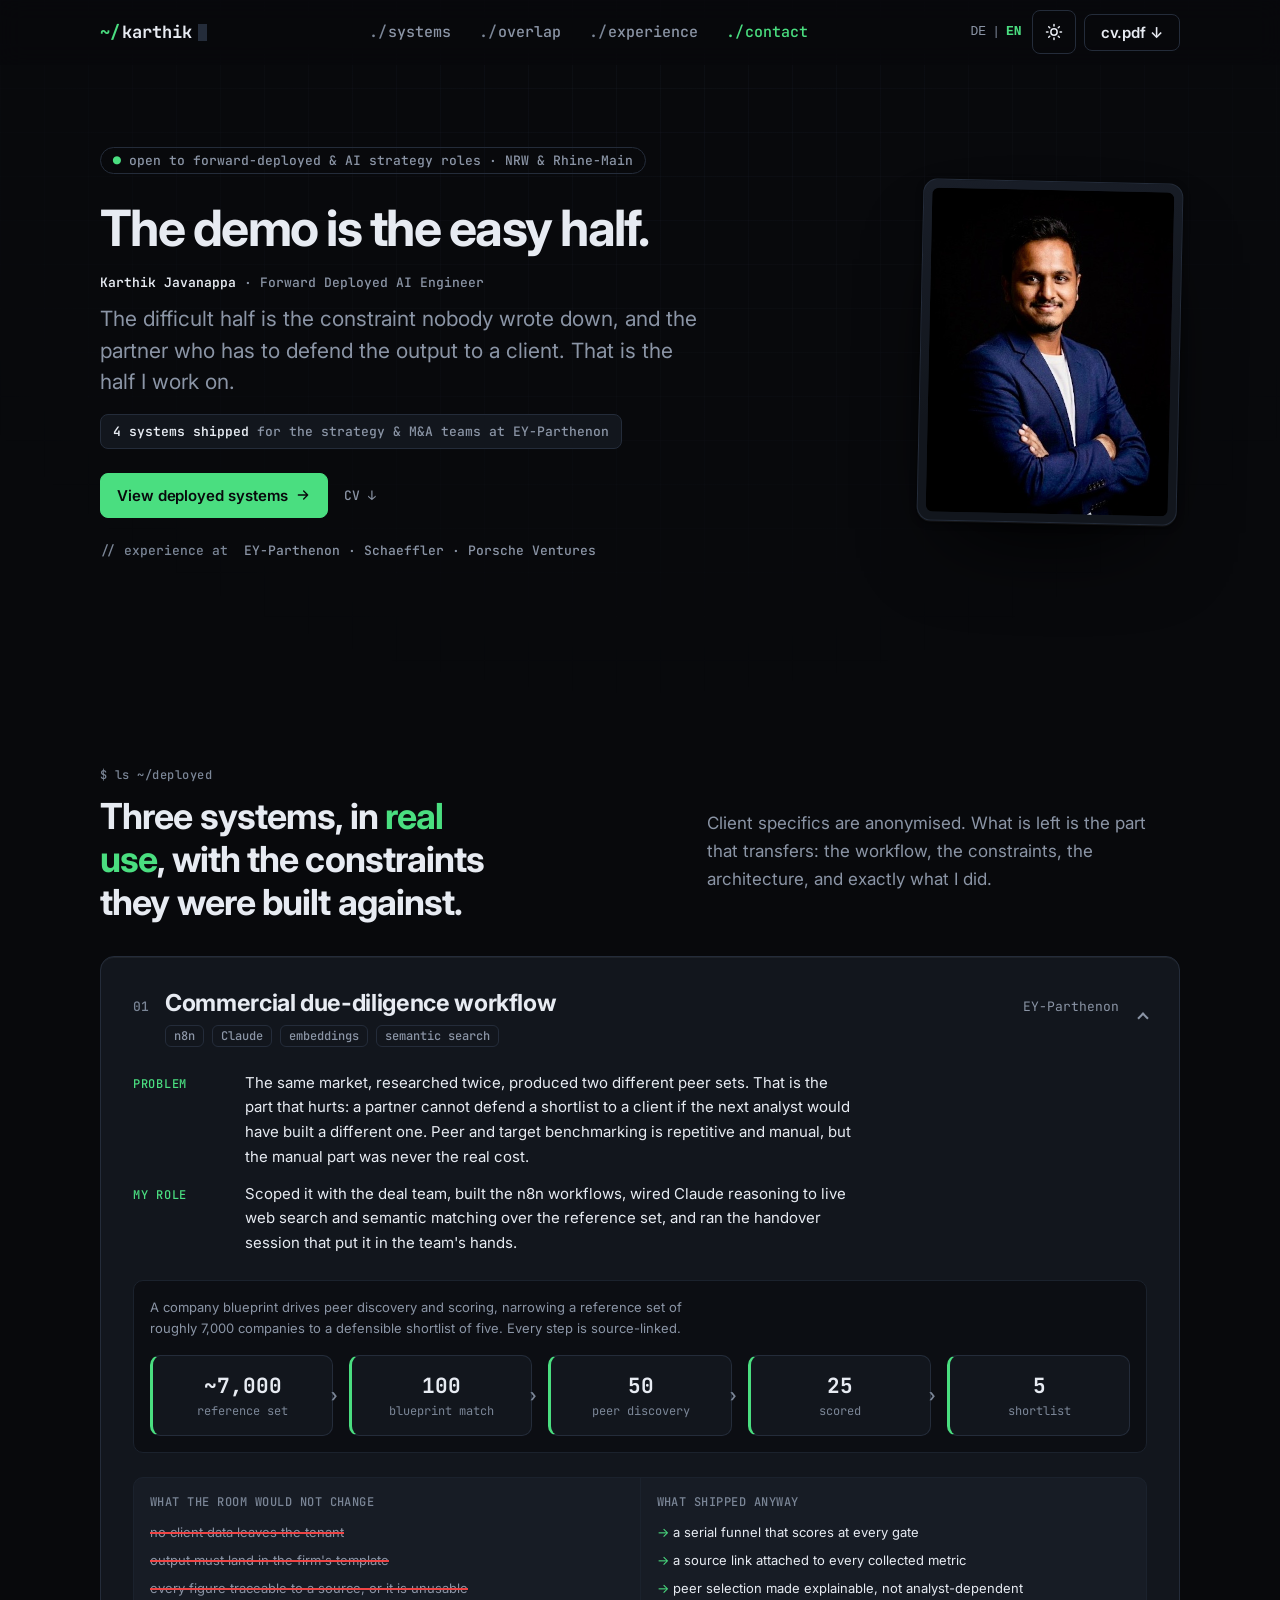
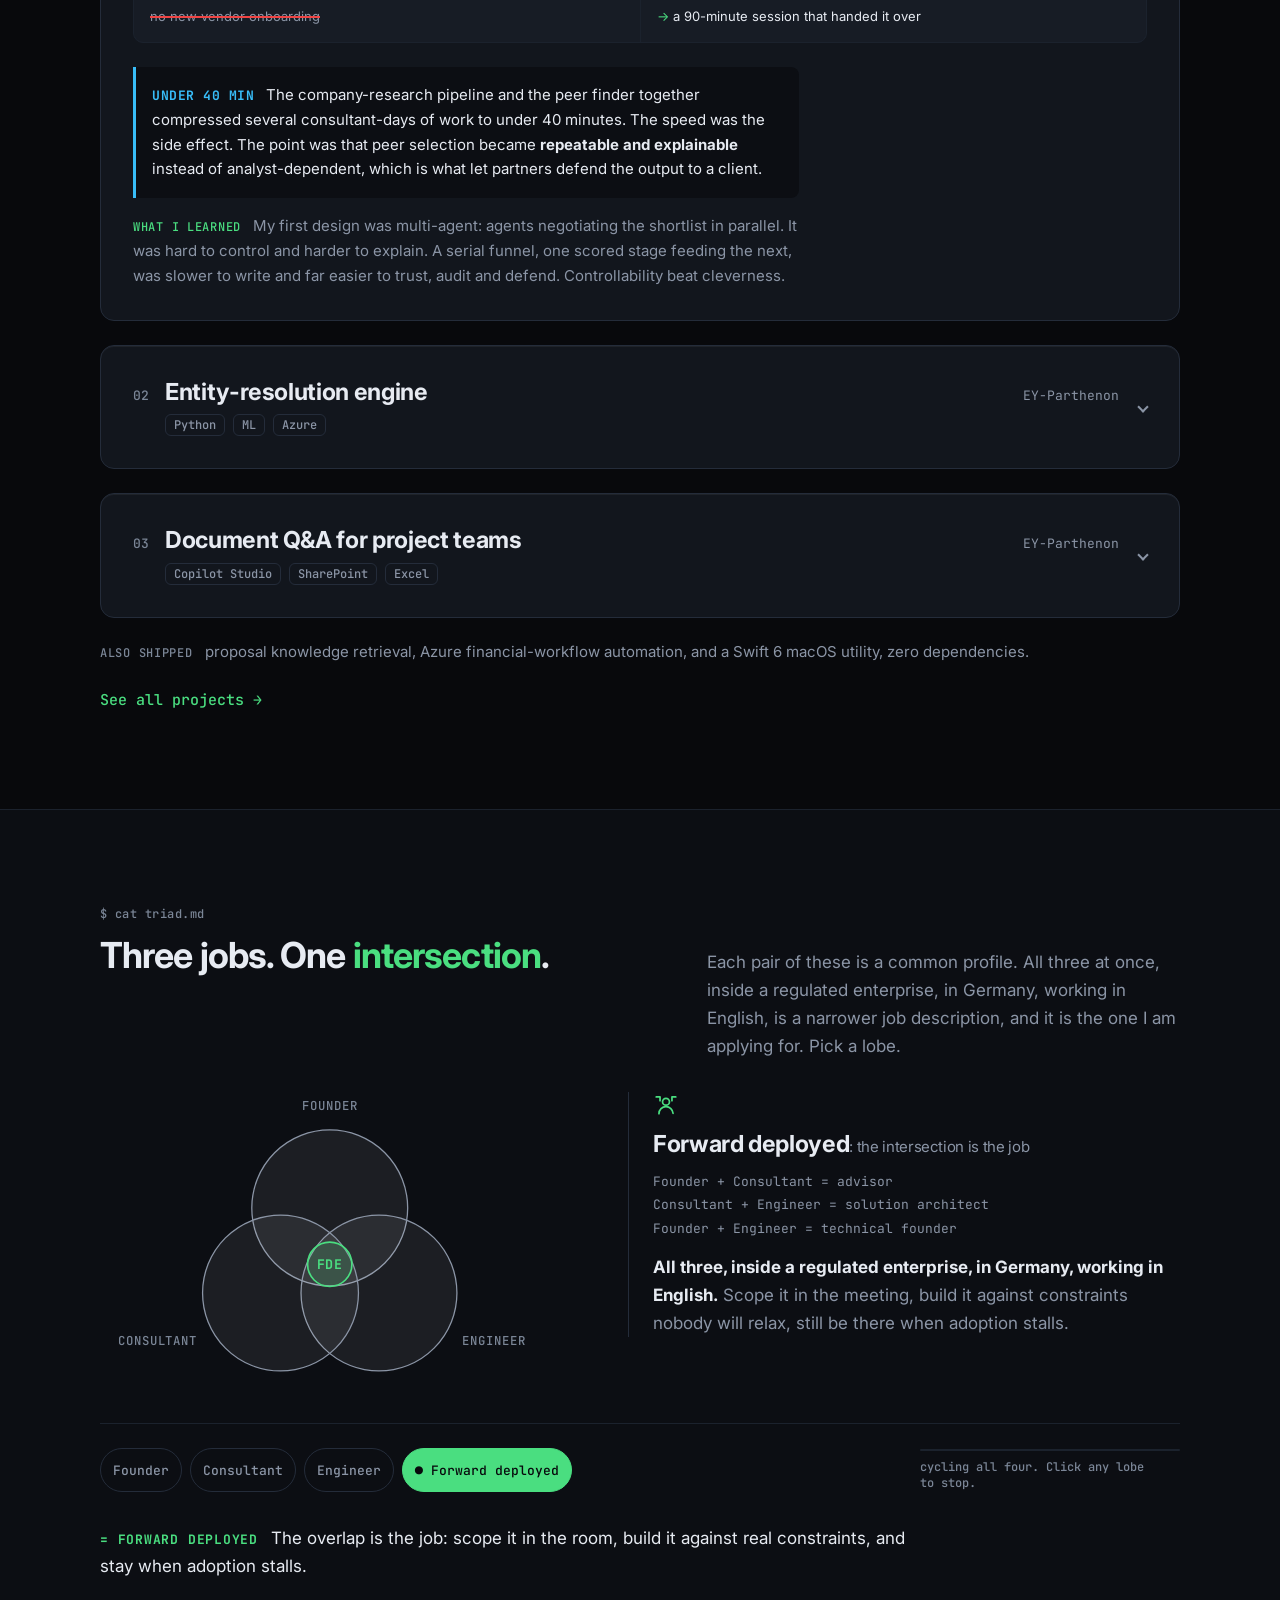
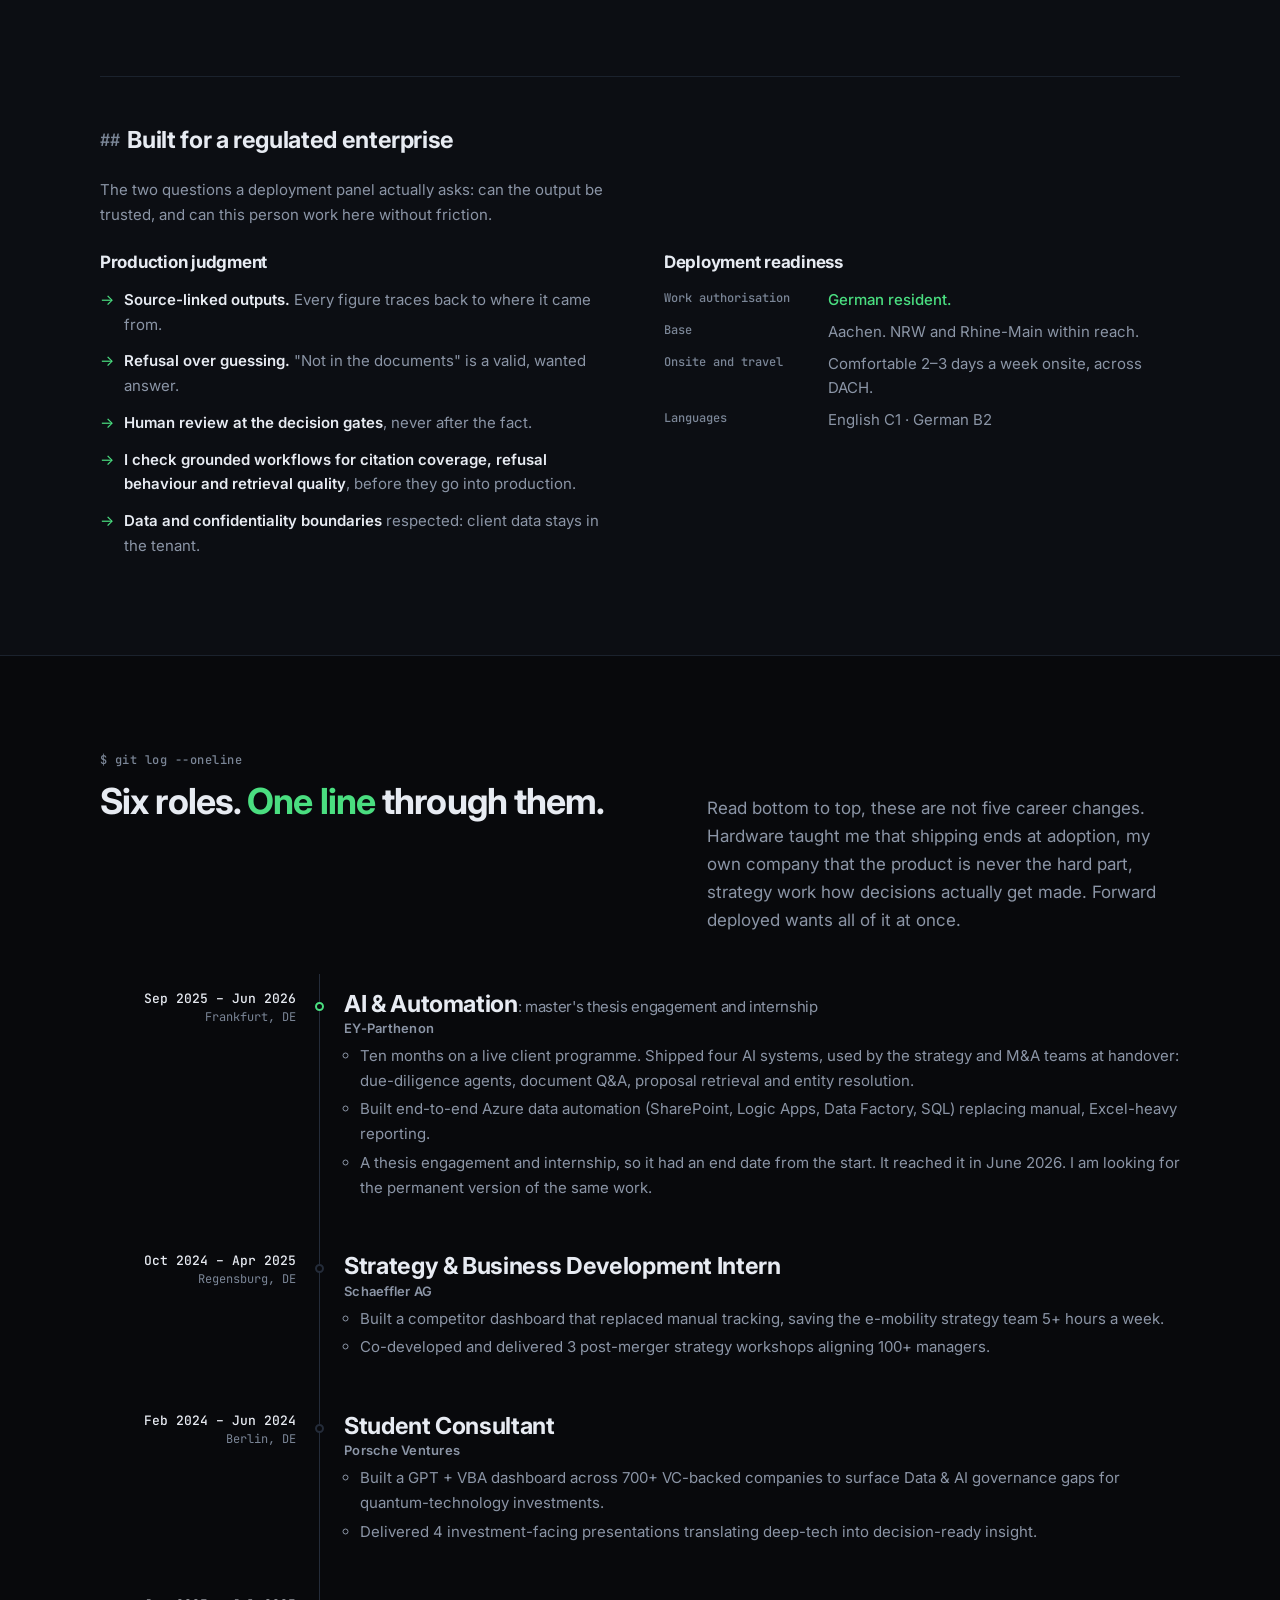
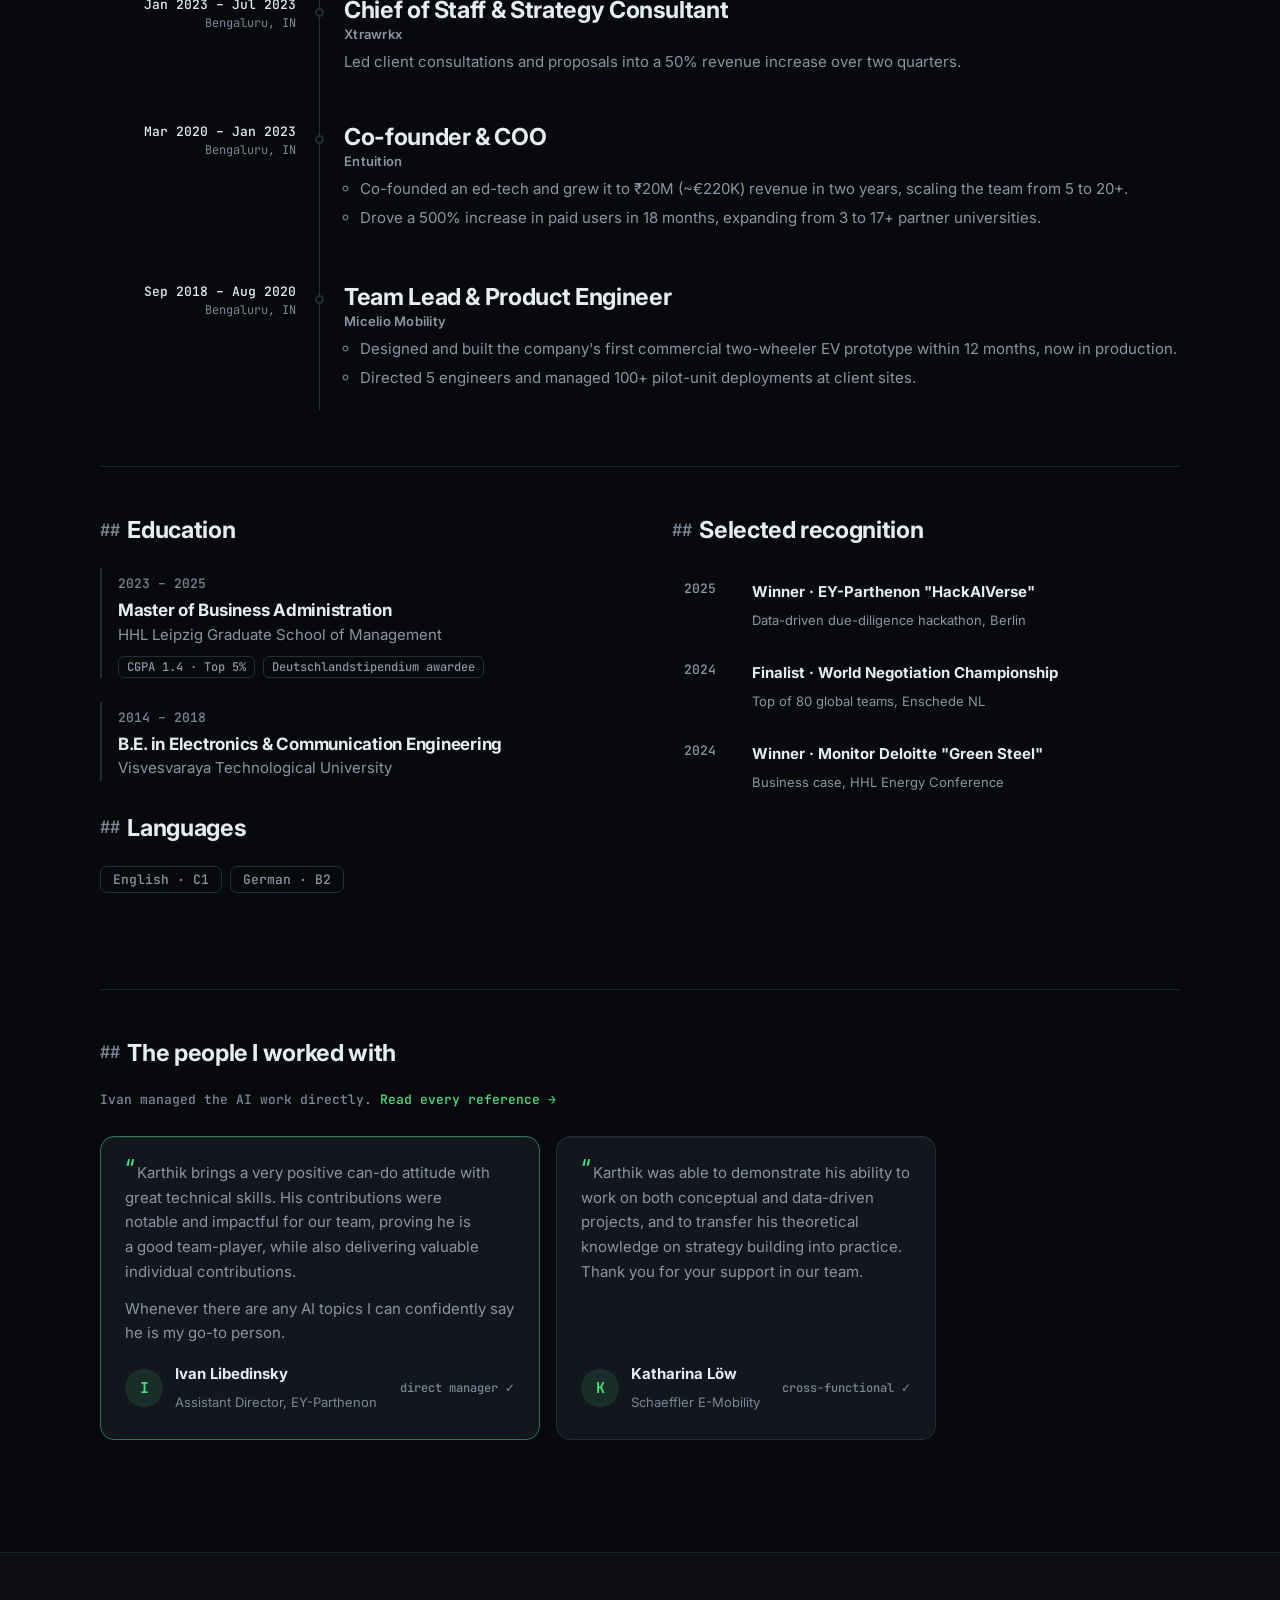
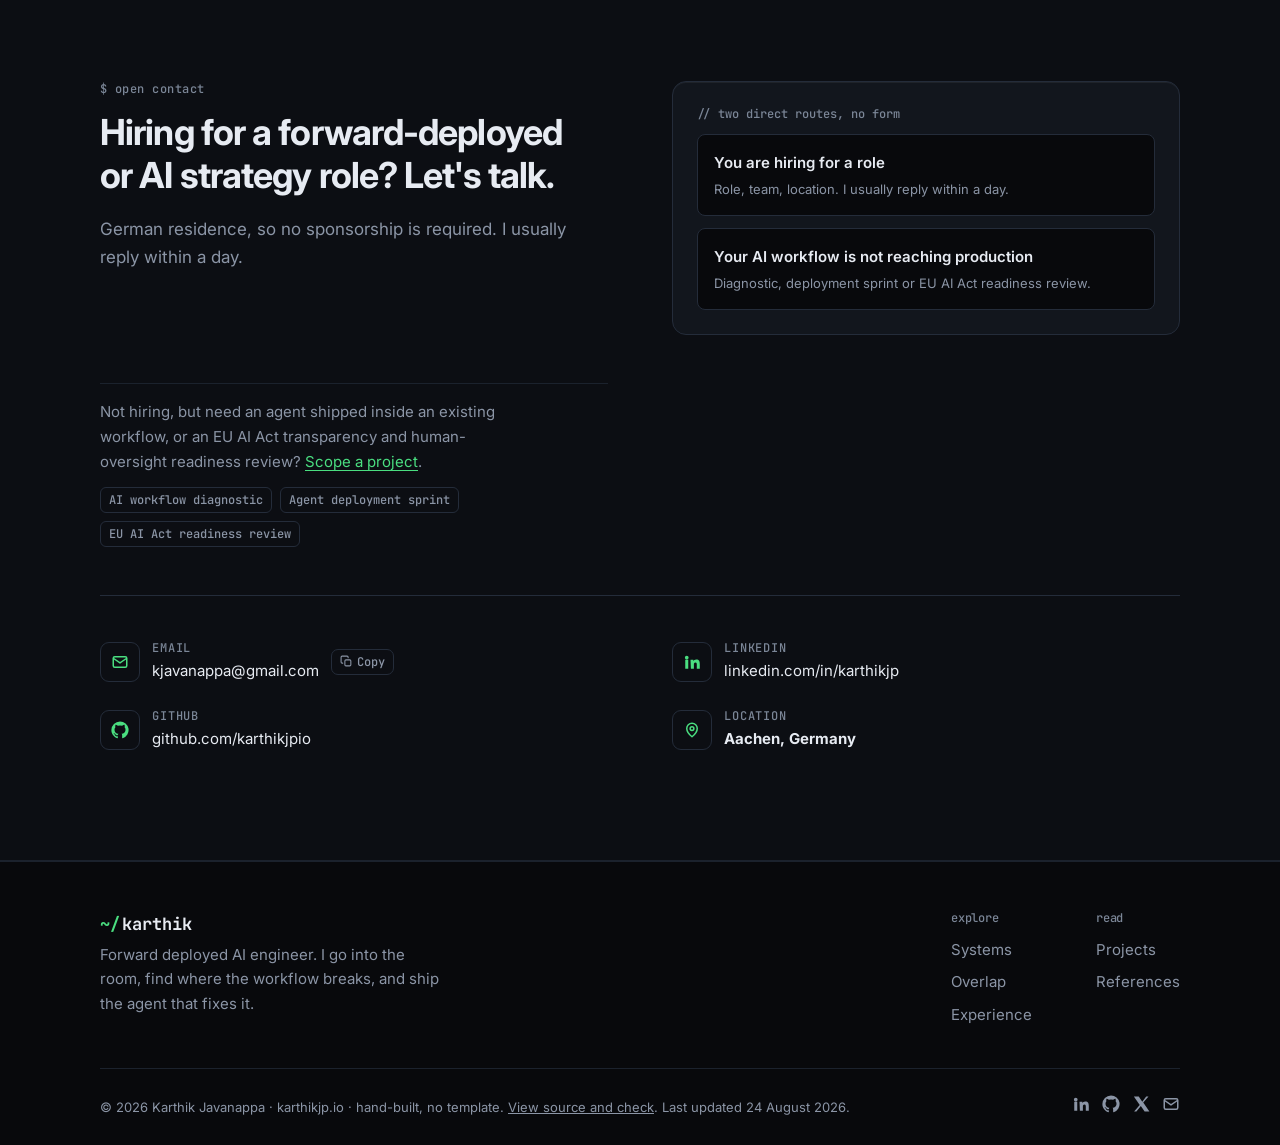
<file: en/index.html>
<!DOCTYPE html>
<html lang="en" data-theme="dark">
<head>
  <meta charset="UTF-8" />
  <meta name="viewport" content="width=device-width, initial-scale=1.0" />
  <title>Karthik Javanappa · Forward Deployed AI Engineer</title>
  <meta name="description" content="Four AI systems shipped for EY-Parthenon strategy and M&A teams: due diligence, entity resolution, document Q&A. The demo is the easy half, I work on the difficult one." />
  <meta name="author" content="Karthik Javanappa" />
  <link rel="canonical" href="https://karthikjp.io/en/" />

  <link rel="alternate" hreflang="de" href="https://karthikjp.io/" />
  <link rel="alternate" hreflang="en" href="https://karthikjp.io/en/" />
  <link rel="alternate" hreflang="x-default" href="https://karthikjp.io/" />

  <!-- Open Graph -->
  <meta property="og:type" content="website" />
  <meta property="og:title" content="Karthik Javanappa · Forward Deployed AI Engineer" />
  <meta property="og:description" content="The demo is the easy half. The difficult half is the constraint nobody wrote down, and the partner who has to defend the output to a client. Four AI systems shipped for strategy and M&A teams." />
  <meta property="og:url" content="https://karthikjp.io/en/" />
  <meta property="og:image" content="https://karthikjp.io/assets/og/og-en.png" />
  <meta property="og:image:width" content="1200" />
  <meta property="og:image:height" content="630" />
  <meta name="twitter:card" content="summary_large_image" />

  <link rel="icon" href="data:image/svg+xml,%3Csvg xmlns='http://www.w3.org/2000/svg' viewBox='0 0 100 100'%3E%3Crect width='100' height='100' rx='20' fill='%230a0c10'/%3E%3Ctext x='50' y='70' font-family='monospace' font-size='58' font-weight='700' text-anchor='middle' fill='%234ade80'%3E%3E_%3C/text%3E%3C/svg%3E" />

  <link rel="preconnect" href="https://fonts.googleapis.com" />
  <link rel="preconnect" href="https://fonts.gstatic.com" crossorigin />
  <link href="https://fonts.googleapis.com/css2?family=Inter:wght@400;500;600;700&family=JetBrains+Mono:wght@400;500;700&display=swap" rel="stylesheet" />

  <!-- The ?v= is not decoration. Hostinger serves the CSS and JS with
       "cache-control: public, max-age=604800", so a returning visitor keeps a
       week-old stylesheet and never asks whether it changed. That is how a phone
       ended up showing fresh HTML with the pre-fix layout: new markup, old rules.
       The HTML itself revalidates, so bumping this token is what pulls new assets.
       BUMP IT ON EVERY DEPLOY that touches styles.css or main.js. -->
  <link rel="stylesheet" href="../assets/css/styles.css?v=20260824a" />

  <!-- theme before first paint. main.js runs after the body, which meant a
       returning light-theme visitor got a dark flash. Same try/catch as there. -->
  <script>
    try { var s = localStorage.getItem("kj-theme"); if (s) document.documentElement.setAttribute("data-theme", s); } catch (e) {}
  </script>

  <!-- structured data: Person only -->
  <script type="application/ld+json">
  {
    "@context": "https://schema.org",
    "@type": "Person",
    "name": "Karthik Javanappa",
    "jobTitle": "Forward Deployed AI Engineer",
    "description": "I work in the overlap between AI engineering and strategy consulting: I find the expensive part of the workflow, build the system around it, and stay until people use it. Founder, consultant, engineer.",
    "url": "https://karthikjp.io",
    "image": "https://karthikjp.io/assets/img/Portrait.jpeg",
    "email": "kjavanappa@gmail.com",
    "address": { "@type": "PostalAddress", "addressLocality": "Aachen", "addressCountry": "DE" },
    "alumniOf": "HHL Leipzig Graduate School of Management",
    "knowsAbout": ["Forward deployed engineering", "Agentic deployment", "AI agents", "LLM applications", "RAG", "Agent evaluation", "Python", "Automation", "M&A analytics", "Due diligence", "n8n", "Microsoft Copilot Studio", "Microsoft Azure", "Azure OpenAI", "EU AI Act"],
    "sameAs": ["https://www.linkedin.com/in/karthikjp/", "https://github.com/karthikjpio", "https://x.com/karthikjpio"]
  }
  </script>
</head>
<body>
  <a class="skip-link" href="#home">Skip to content</a>

  <!-- ===================== NAV ===================== -->
  <header class="nav" id="nav">
    <div class="container nav-inner">
      <a href="#home" class="brand" aria-label="Karthik Javanappa, home">
        <span class="prompt" aria-hidden="true">~/</span>karthik<span class="caret" aria-hidden="true"></span>
      </a>

      <nav class="nav-links" id="navLinks" aria-label="Primary">
        <a href="#work">systems</a>
        <a href="#overlap">overlap</a>
        <a href="#experience">experience</a>
        <a href="#contact">contact</a>
        <!-- menu-only: .nav-cta in .nav-actions is hidden below 950px, which left
             a phone with no call to action in the sticky bar from screen two on.
             A fifth item does not fit the 288px bar at 320px, so it lives here. -->
        <a class="nav-menu-cta" href="../assets/Karthik_Javanappa_CV.pdf" download>cv.pdf ↓</a>
      </nav>

      <div class="nav-actions">
        <span class="lang-switch" aria-label="Language" style="display:inline-flex;align-items:center;gap:6px;font-family:var(--mono,ui-monospace,monospace);font-size:13px;margin-right:2px;">
          <a href="../" hreflang="de" style="color:var(--muted);text-decoration:none;">DE</a>
          <span aria-hidden="true" style="color:var(--faint);">|</span>
          <span aria-current="true" style="color:var(--accent);font-weight:600;">EN</span>
        </span>
        <button class="icon-btn theme-toggle" id="themeToggle" aria-label="Toggle colour theme" title="Toggle theme">
          <svg class="sun" viewBox="0 0 24 24" fill="none" stroke="currentColor" stroke-width="2" stroke-linecap="round"><circle cx="12" cy="12" r="4.2"/><path d="M12 2v2M12 20v2M4.9 4.9l1.4 1.4M17.7 17.7l1.4 1.4M2 12h2M20 12h2M4.9 19.1l1.4-1.4M17.7 6.3l1.4-1.4"/></svg>
          <svg class="moon" viewBox="0 0 24 24" fill="currentColor"><path d="M21 12.8A9 9 0 1 1 11.2 3a7 7 0 0 0 9.8 9.8z"/></svg>
        </button>
        <a href="../assets/Karthik_Javanappa_CV.pdf" class="btn btn-ghost nav-cta" download>cv.pdf ↓</a>
        <button class="icon-btn nav-toggle" id="navToggle" aria-label="Open menu" aria-expanded="false" aria-controls="navLinks">
          <svg viewBox="0 0 24 24" fill="none" stroke="currentColor" stroke-width="2" stroke-linecap="round"><path d="M3 6h18M3 12h18M3 18h18"/></svg>
        </button>
      </div>
    </div>
  </header>

  <main>
    <!-- ===================== HERO ===================== -->
    <section class="hero" id="home">
      <div class="container hero-top">
        <div class="hero-copy">
          <p class="hero-avail">
            <span class="st-ok" aria-hidden="true">●</span>
            open to forward-deployed &amp; AI strategy roles · NRW &amp; Rhine-Main
          </p>

          <h1 class="hero-h1">The demo is the easy half.</h1>

          <p class="hero-ident"><b>Karthik Javanappa</b> · Forward Deployed AI Engineer</p>

          <p class="hero-lead">The difficult half is the constraint nobody wrote down, and the partner who has to defend the output to a client. That is the half I work on.</p>

          <p class="hero-proof"><b>4 systems shipped</b> for the strategy &amp; M&amp;A teams at EY-Parthenon</p>

          <div class="hero-cta">
            <a href="#work" class="btn btn-primary">
              View deployed systems
              <svg viewBox="0 0 24 24" fill="none" stroke="currentColor" stroke-width="2" stroke-linecap="round" stroke-linejoin="round"><path d="M5 12h14M13 6l6 6-6 6"/></svg>
            </a>
            <a href="../assets/Karthik_Javanappa_CV.pdf" class="hero-cv" download>CV ↓</a>
          </div>

          <p class="credit"><span class="credit-lab">// experience at</span> EY-Parthenon · Schaeffler · Porsche Ventures</p>
        </div>

        <!-- second grid column on wide screens, and last in the single column on a
             phone. Kept out of the copy wrapper so it can sit on the headline's
             optical centre instead of floating in the gap beside it. -->
        <div class="hero-photo">
          <figure class="frame">
            <img src="../assets/img/Portrait.jpeg" alt="Portrait of Karthik Javanappa"
                 width="380" height="418" />
          </figure>
        </div>
      </div>
    </section>

    <!-- ===================== DEPLOYED SYSTEMS ===================== -->
    <section class="section" id="work">
      <div class="container">
        <div class="section-head reveal">
          <span class="eyebrow">$ ls ~/deployed</span>
          <h2>Three systems, in <em class="accent-text">real use</em>, with the constraints they were built against.</h2>
          <p>Client specifics are anonymised. What is left is the part that transfers: the workflow, the constraints, the architecture, and exactly what I did.</p>
        </div>

        <!-- ── CASE 1 ─────────────────────────────────────────────── -->
        <details class="case reveal" open>
          <summary class="case-head">
            <span class="case-num">01</span>
            <div>
              <h3>Commercial due-diligence workflow</h3>
              <div class="pc-tags"><span>n8n</span><span>Claude</span><span>embeddings</span><span>semantic search</span></div>
            </div>
            <span class="case-env">EY-Parthenon</span>
          </summary>

          <dl class="case-facts">
            <div><dt>Problem</dt><dd>The same market, researched twice, produced two different peer sets. That is the part that hurts: a partner cannot defend a shortlist to a client if the next analyst would have built a different one. Peer and target benchmarking is repetitive and manual, but the manual part was never the real cost.</dd></div>
            <div><dt>My role</dt><dd>Scoped it with the deal team, built the n8n workflows, wired Claude reasoning to live web search and semantic matching over the reference set, and ran the handover session that put it in the team's hands.</dd></div>
          </dl>

          <figure class="diag">
            <figcaption class="diag-cap">A company blueprint drives peer discovery and scoring, narrowing a reference set of roughly 7,000 companies to a defensible shortlist of five. Every step is source-linked.</figcaption>
            <ol class="funnel" aria-label="Due-diligence funnel: 7,000 to 5 companies">
              <li><b>~7,000</b><small>reference set</small></li>
              <li><b>100</b><small>blueprint match</small></li>
              <li><b>50</b><small>peer discovery</small></li>
              <li><b>25</b><small>scored</small></li>
              <li class="funnel-end"><b>5</b><small>shortlist</small></li>
            </ol>
          </figure>

          <div class="ledger">
            <div class="led-col led-no">
              <h4 class="led-title">What the room would not change</h4>
              <ul>
                <li>no client data leaves the tenant</li>
                <li>output must land in the firm's template</li>
                <li>every figure traceable to a source, or it is unusable</li>
                <li>no new vendor onboarding</li>
              </ul>
            </div>
            <div class="led-col led-yes">
              <h4 class="led-title">What shipped anyway</h4>
              <ul>
                <li>a serial funnel that scores at every gate</li>
                <li>a source link attached to every collected metric</li>
                <li>peer selection made explainable, not analyst-dependent</li>
                <li>a 90-minute session that handed it over</li>
              </ul>
            </div>
          </div>

          <p class="case-result"><span class="res-num">under 40 min</span> The company-research pipeline and the peer finder together compressed several consultant-days of work to under 40 minutes. The speed was the side effect. The point was that peer selection became <b>repeatable and explainable</b> instead of analyst-dependent, which is what let partners defend the output to a client.</p>

          <p class="learned"><span class="learned-lab">What I learned</span> My first design was multi-agent: agents negotiating the shortlist in parallel. It was hard to control and harder to explain. A serial funnel, one scored stage feeding the next, was slower to write and far easier to trust, audit and defend. Controllability beat cleverness.</p>
        </details>

        <!-- ── CASE 2 ─────────────────────────────────────────────── -->
        <details class="case reveal">
          <summary class="case-head">
            <span class="case-num">02</span>
            <div>
              <h3>Entity-resolution engine</h3>
              <div class="pc-tags"><span>Python</span><span>ML</span><span>Azure</span></div>
            </div>
            <span class="case-env">EY-Parthenon</span>
          </summary>

          <dl class="case-facts">
            <div><dt>Problem</dt><dd>M&amp;A datasets arrive full of messy company names and unclear ownership. "Acme Corp", "ACME Corporation Ltd" and "acme inc" are one company or three depending on who cleans the sheet. Fuzzy string matching alone either merges distinct firms or splits one across spellings, and analysts lose hours reconciling it by hand.</dd></div>
            <div><dt>My role</dt><dd>Built the pipeline in Python: the normalisation rules, the ML matcher, the web-search fallback and the review queue, then integrated it with the M&amp;A analytics that consumed the cleaned entities.</dd></div>
          </dl>

          <figure class="diag">
            <figcaption class="diag-cap">Each stage only escalates what it cannot resolve, so cheap deterministic rules handle the common cases and the expensive steps run only on the long tail.</figcaption>
            <ol class="pipe-diag" aria-label="Entity-resolution pipeline">
              <li><b>deterministic rules</b><small>normalise, dedupe</small></li>
              <li><b>ML matching</b><small>near-duplicates</small></li>
              <li><b>web search</b><small>ambiguous tail</small></li>
              <li class="pipe-review"><b>human review</b><small>the genuinely unclear</small></li>
            </ol>
          </figure>

          <figure class="er-table">
            <figcaption class="diag-cap">Illustrative, synthetic. Real data is confidential.</figcaption>
            <table>
              <thead><tr><th>raw input</th><th>resolved</th></tr></thead>
              <tbody>
                <tr><td>ACME Corp. · ACME Corporation Ltd · acme inc</td><td><b>Acme Corporation Ltd</b> <span class="er-tag ok">one entity</span></td></tr>
                <tr><td>Müller GmbH · Mueller G.m.b.H.</td><td><b>Müller GmbH</b> <span class="er-tag ok">one entity</span></td></tr>
                <tr><td>Apex Ltd (London) · Apex Ltd (Delaware)</td><td><b>two entities</b> <span class="er-tag flag">flagged for review</span></td></tr>
              </tbody>
            </table>
          </figure>

          <p class="learned"><span class="learned-lab">Still open</span> When two records share a name and nothing else, like Apex Ltd in London and Apex Ltd in Delaware, the pipeline flags instead of deciding. That queue is a person's job and I did not try to automate it away.</p>

          <p class="case-result"><span class="res-num">consistency</span> Reduced manual cleansing effort and improved the consistency of entity data across M&amp;A analytics. Stated conservatively: I left before I could instrument the exact hours saved, so I will not quote a number I do not have.</p>

          <p class="learned"><span class="learned-lab">What I learned</span> Deterministic rules are boring, and they are also right most of the time. Spending the ML and web-search budget only on the tail the rules could not resolve kept the pipeline fast, cheap and auditable, and kept a human on the genuinely ambiguous cases instead of rubber-stamping a model's guess.</p>
        </details>

        <!-- ── CASE 3 ─────────────────────────────────────────────── -->
        <details class="case reveal">
          <summary class="case-head">
            <span class="case-num">03</span>
            <div>
              <h3>Document Q&amp;A for project teams</h3>
              <div class="pc-tags"><span>Copilot Studio</span><span>SharePoint</span><span>Excel</span></div>
            </div>
            <span class="case-env">EY-Parthenon</span>
          </summary>

          <dl class="case-facts">
            <div><dt>Problem</dt><dd>The team would not adopt a new tool. That was the first thing I was told and it was not up for discussion. Meanwhile they were answering long, recurring question lists against hundreds of pages of documents, slowly, and the same question got a different answer depending on who read which PDF. So the interface had to be the spreadsheet they already had open.</dd></div>
            <div><dt>My role</dt><dd>Built the Copilot Studio agent, the SharePoint upload and monitoring, the batch processing, and the write-back into the team's own spreadsheet.</dd></div>
          </dl>

          <figure class="diag">
            <figcaption class="diag-cap">The answer lands in the row next to the question, with the page it came from, inside the spreadsheet the team already had open.</figcaption>
            <ol class="flow-diag" aria-label="Document Q&amp;A flow">
              <li><b>Excel list + PDFs</b><small>SharePoint</small></li>
              <li><b>agent, batched</b><small>Copilot Studio</small></li>
              <li class="flow-end"><b>row-by-row answers</b><small>page-level citations</small></li>
            </ol>
          </figure>

          <div class="ledger">
            <div class="led-col led-no">
              <h4 class="led-title">What the room would not change</h4>
              <ul>
                <li>Excel is the interface, non-negotiable</li>
                <li>SharePoint permissions, inherited</li>
                <li>16&nbsp;MB file cap</li>
                <li>scanned PDFs, no text layer</li>
              </ul>
            </div>
            <div class="led-col led-yes">
              <h4 class="led-title">What shipped anyway</h4>
              <ul>
                <li>answers written back row by row into their sheet</li>
                <li>batching, so the cap stops being the blocker</li>
                <li>page-level citations on every answer</li>
                <li>refusal instead of guessing</li>
              </ul>
            </div>
          </div>

          <p class="case-result"><span class="res-num">seconds to check</span> Cut manual document review to a fraction and made it reusable across projects. Because the answer sat next to the question with its source page, a reviewer could verify it in seconds instead of re-reading the document.</p>

          <p class="learned"><span class="learned-lab">What I learned</span> The client would not adopt a new interface, so the interface became the spreadsheet they already used. OCR on scanned pages stayed unreliable, and I shipped it as a known open edge rather than pretending it was solved.</p>
        </details>

        <p class="also reveal"><span class="also-lab">also shipped</span> proposal knowledge retrieval, Azure financial-workflow automation, and a Swift 6 macOS utility, zero dependencies.</p>
        <p class="cases-more reveal"><a class="cases-more-link" href="projekte.html">See all projects &rarr;</a></p>
      </div>
    </section>

    <!-- ===================== OVERLAP ===================== -->
    <section class="section alt" id="overlap">
      <div class="container">
        <div class="section-head reveal">
          <span class="eyebrow">$ cat triad.md</span>
          <h2>Three jobs. One <em class="accent-text">intersection</em>.</h2>
          <p>Each pair of these is a common profile. All three at once, inside a regulated enterprise, in Germany, working in English, is a narrower job description, and it is the one I am applying for. Pick a lobe.</p>
        </div>

        <!-- ===== TRIAD ====================================================
             State is a native radio group, so one tab stop, arrow keys,
             :checked styling and the no-JS case all come free. The SVG is
             aria-hidden: every semantic lives in the radios and panels, so
             there is exactly one accessible representation at every width.
             Default is `fde`, so reduced-motion, print, no-JS and the OG
             screenshot all get the conclusion, not an empty diagram. -->
        <fieldset class="triad reveal" id="triad">
          <legend class="sr-only">Choose a capability to see the evidence behind it</legend>

          <input class="sr-only tr-in" type="radio" name="triad" id="t-f" />
          <input class="sr-only tr-in" type="radio" name="triad" id="t-c" />
          <input class="sr-only tr-in" type="radio" name="triad" id="t-e" />
          <input class="sr-only tr-in" type="radio" name="triad" id="t-fde" checked />

          <div class="triad-stage">
            <svg class="triad-svg" viewBox="-44 0 468 292" aria-hidden="true" focusable="false">
              <g class="lens" aria-hidden="true">
                <circle class="lobe lobe-f" cx="180" cy="113" r="76" data-for="t-f" />
                <circle class="lobe lobe-e" cx="228" cy="196" r="76" data-for="t-e" />
                <circle class="lobe lobe-c" cx="132" cy="196" r="76" data-for="t-c" />
              </g>
              <g class="triad-core" data-for="t-fde" role="presentation">
                <circle cx="180" cy="168" r="20" />
                <text x="180" y="172" text-anchor="middle">FDE</text>
              </g>
              <text class="tl tl-f" x="180" y="18" text-anchor="middle" data-for="t-f">FOUNDER</text>
              <text class="tl tl-c" x="51" y="247" text-anchor="end" data-for="t-c">CONSULTANT</text>
              <text class="tl tl-e" x="309" y="247" text-anchor="start" data-for="t-e">ENGINEER</text>
            </svg>

            <div class="triad-panels">

            <article class="tp tp-f">
              <svg class="tp-glyph" viewBox="0 0 24 24" aria-hidden="true" fill="none" stroke="currentColor" stroke-width="1.6" stroke-linecap="round" stroke-linejoin="round"><path pathLength="1" d="M5 21V4"/><path pathLength="1" d="M5 4h11l-2 4 2 4H5"/></svg>
              <h3>Founder<span>: I own the outcome</span></h3>
              <p>Co-founded an ed-tech, ran it as COO for two years: <b>₹20M revenue</b>, team <b>5 to 20+</b>, universities <b>3 to 17</b>. Before that, Micelio Mobility's first commercial EV prototype in 12 months, <b>100+ pilot units</b> at client sites.</p>
              <p class="tp-why">There was no escalation path. When a pilot unit failed at a client site, the person who had to be there was me.</p>
            </article>

            <article class="tp tp-c">
              <svg class="tp-glyph" viewBox="0 0 24 24" aria-hidden="true" fill="none" stroke="currentColor" stroke-width="1.6" stroke-linecap="round" stroke-linejoin="round"><path pathLength="1" d="M3 6h12a2 2 0 0 1 2 2v5a2 2 0 0 1-2 2H8l-5 4z"/><path pathLength="1" d="M9 18h7l5 3v-8a2 2 0 0 0-2-2h-1"/></svg>
              <h3>Consultant<span>: I hold the room</span></h3>
              <p>Three post-merger workshops at Schaeffler aligning <b>100+ managers</b>. Four investment presentations at Porsche Ventures. At EY-Parthenon I <b>built the tooling the strategy and M&amp;A teams run on</b>, then trained the people who had to trust it.</p>
              <p class="tp-why">Getting people to trust a system is a different job from building it. The question that decides adoption is never a technical one.</p>
            </article>

            <article class="tp tp-e">
              <svg class="tp-glyph" viewBox="0 0 24 24" aria-hidden="true" fill="none" stroke="currentColor" stroke-width="1.6" stroke-linecap="round" stroke-linejoin="round"><path pathLength="1" d="m8 8-4 4 4 4"/><path pathLength="1" d="m16 8 4 4-4 4"/><path pathLength="1" d="M13 6l-2 12"/></svg>
              <h3>Engineer<span>: I write what ships</span></h3>
              <p><b>4 AI systems shipped</b>, used by EY-Parthenon strategy and M&amp;A teams at handover: n8n agent orchestration with Claude, Copilot Studio document Q&amp;A, a Python/ML entity-resolution pipeline, Azure underneath. Outside work, a macOS utility in <b>Swift 6, zero dependencies</b>.</p>
              <p class="tp-why">I write the boring deterministic path first and spend the model budget only where it earns its keep. Cleverness that cannot be audited does not ship.</p>
            </article>

            <article class="tp tp-fde">
              <svg class="tp-glyph" viewBox="0 0 24 24" aria-hidden="true" fill="none" stroke="currentColor" stroke-width="1.6" stroke-linecap="round" stroke-linejoin="round"><circle pathLength="1" cx="12" cy="9" r="3.2"/><path pathLength="1" d="M5.5 20a6.5 6.5 0 0 1 13 0"/><path pathLength="1" d="M3 4.5h3.5V8M21 4.5h-3.5V8"/></svg>
              <h3>Forward deployed<span>: the intersection is the job</span></h3>
              <p class="tp-elim">Founder + Consultant = <i>advisor</i><br />Consultant + Engineer = <i>solution architect</i><br />Founder + Engineer = <i>technical founder</i></p>
              <p><b>All three, inside a regulated enterprise, in Germany, working in English.</b> Scope it in the meeting, build it against constraints nobody will relax, still be there when adoption stalls.</p>
            </article>
            </div>
          </div>

          <div class="triad-controls">
            <div class="triad-pills">
              <label for="t-f">Founder</label>
              <label for="t-c">Consultant</label>
              <label for="t-e">Engineer</label>
              <label for="t-fde">● Forward deployed</label>
            </div>
            <div class="triad-auto" id="triadAuto" aria-hidden="true">
              <span class="ship-bar"><i id="triadBar"></i></span>
              <p class="triad-hint" id="triadHint">cycling all four. Click any lobe to stop.</p>
            </div>
          </div>
        </fieldset>

        <p class="overlap-close reveal"><span class="oc-eq">= forward deployed</span> The overlap is the job: scope it in the room, build it against real constraints, and stay when adoption stalls.</p>

        <h3 class="block-title spaced"><span class="bt-hash">##</span> Built for a regulated enterprise</h3>
        <p class="block-lead">The two questions a deployment panel actually asks: can the output be trusted, and can this person work here without friction.</p>

        <div class="ready reveal">
          <div class="ready-col">
            <h4 class="ready-title">Production judgment</h4>
            <ul class="ready-list">
              <li><b>Source-linked outputs.</b> Every figure traces back to where it came from.</li>
              <li><b>Refusal over guessing.</b> "Not in the documents" is a valid, wanted answer.</li>
              <li><b>Human review at the decision gates</b>, never after the fact.</li>
              <li><b>I check grounded workflows for citation coverage, refusal behaviour and retrieval quality</b>, before they go into production.</li>
              <li><b>Data and confidentiality boundaries</b> respected: client data stays in the tenant.</li>
            </ul>
          </div>
          <div class="ready-col">
            <h4 class="ready-title">Deployment readiness</h4>
            <dl class="elig">
              <div><dt>Work authorisation</dt><dd><b>German resident.</b></dd></div>
              <div><dt>Base</dt><dd>Aachen. NRW and Rhine-Main within reach.</dd></div>
              <div><dt>Onsite and travel</dt><dd>Comfortable 2&ndash;3 days a week onsite, across DACH.</dd></div>
              <div><dt>Languages</dt><dd>English C1 · German B2</dd></div>
            </dl>
          </div>
        </div>
      </div>
    </section>


    <!-- ===================== EXPERIENCE ===================== -->
    <section class="section" id="experience">
      <div class="container">
        <div class="section-head reveal">
          <span class="eyebrow">$ git log --oneline</span>
          <h2>Six roles. <em class="accent-text">One line</em> through them.</h2>
          <p>Read bottom to top, these are not five career changes. Hardware taught me that shipping ends at adoption, my own company that the product is never the hard part, strategy work how decisions actually get made. Forward deployed wants all of it at once.</p>
        </div>

        <ol class="joblog reveal">
          <li class="job" id="job-ey">
            <div class="job-meta"><span class="job-date">Sep 2025 – Jun 2026</span><span class="job-loc">Frankfurt, DE</span></div>
            <details class="job-main" open>
              <summary class="job-sum">
                <h3 class="job-role">AI &amp; Automation<span>: master's thesis engagement and internship</span></h3>
                <div class="job-org">EY-Parthenon</div>
              </summary>
              <ul>
                <li>Ten months on a live client programme. Shipped four AI systems, used by the strategy and M&amp;A teams at handover: due-diligence agents, document Q&amp;A, proposal retrieval and entity resolution.</li>
                <li>Built end-to-end Azure data automation (SharePoint, Logic Apps, Data Factory, SQL) replacing manual, Excel-heavy reporting.</li>
                <li>A thesis engagement and internship, so it had an end date from the start. It reached it in June 2026. I am looking for the permanent version of the same work.</li>
              </ul>
            </details>
          </li>
          <li class="job" id="job-schaeffler">
            <div class="job-meta"><span class="job-date">Oct 2024 – Apr 2025</span><span class="job-loc">Regensburg, DE</span></div>
            <details class="job-main" open>
              <summary class="job-sum">
                <h3 class="job-role">Strategy &amp; Business Development Intern</h3>
                <div class="job-org">Schaeffler AG</div>
              </summary>
              <ul>
                <li>Built a competitor dashboard that replaced manual tracking, saving the e-mobility strategy team 5+ hours a week.</li>
                <li>Co-developed and delivered 3 post-merger strategy workshops aligning 100+ managers.</li>
              </ul>
            </details>
          </li>
          <li class="job" id="job-porsche">
            <div class="job-meta"><span class="job-date">Feb 2024 – Jun 2024</span><span class="job-loc">Berlin, DE</span></div>
            <details class="job-main" open>
              <summary class="job-sum">
                <h3 class="job-role">Student Consultant</h3>
                <div class="job-org">Porsche Ventures</div>
              </summary>
              <ul>
                <li>Built a GPT + VBA dashboard across 700+ VC-backed companies to surface Data &amp; AI governance gaps for quantum-technology investments.</li>
                <li>Delivered 4 investment-facing presentations translating deep-tech into decision-ready insight.</li>
              </ul>
            </details>
          </li>
          <li class="job" id="job-xtrawrkx">
            <div class="job-meta"><span class="job-date">Jan 2023 – Jul 2023</span><span class="job-loc">Bengaluru, IN</span></div>
            <details class="job-main" open>
              <summary class="job-sum">
                <h3 class="job-role">Chief of Staff &amp; Strategy Consultant</h3>
                <div class="job-org">Xtrawrkx</div>
              </summary>
              <p class="job-oneline">Led client consultations and proposals into a 50% revenue increase over two quarters.</p>
            </details>
          </li>
          <li class="job" id="job-entuition">
            <div class="job-meta"><span class="job-date">Mar 2020 – Jan 2023</span><span class="job-loc">Bengaluru, IN</span></div>
            <details class="job-main" open>
              <summary class="job-sum">
                <h3 class="job-role">Co-founder &amp; COO</h3>
                <div class="job-org">Entuition</div>
              </summary>
              <ul>
                <li>Co-founded an ed-tech and grew it to ₹20M (~€220K) revenue in two years, scaling the team from 5 to 20+.</li>
                <li>Drove a 500% increase in paid users in 18 months, expanding from 3 to 17+ partner universities.</li>
              </ul>
            </details>
          </li>
          <li class="job" id="job-micelio">
            <div class="job-meta"><span class="job-date">Sep 2018 – Aug 2020</span><span class="job-loc">Bengaluru, IN</span></div>
            <details class="job-main" open>
              <summary class="job-sum">
                <h3 class="job-role">Team Lead &amp; Product Engineer</h3>
                <div class="job-org">Micelio Mobility</div>
              </summary>
              <ul>
                <li>Designed and built the company's first commercial two-wheeler EV prototype within 12 months, now in production.</li>
                <li>Directed 5 engineers and managed 100+ pilot-unit deployments at client sites.</li>
              </ul>
            </details>
          </li>
        </ol>

        <div class="split edu-split reveal">
          <div>
            <h3 class="block-title"><span class="bt-hash">##</span> Education</h3>
            <div class="edu-item">
              <span class="e-date">2023 – 2025</span>
              <h4>Master of Business Administration</h4>
              <div class="e-org">HHL Leipzig Graduate School of Management</div>
              <div class="e-note">
                <span class="pill">CGPA 1.4 · Top 5%</span>
                <span class="pill">Deutschlandstipendium awardee</span>
              </div>
            </div>
            <div class="edu-item">
              <span class="e-date">2014 – 2018</span>
              <h4>B.E. in Electronics &amp; Communication Engineering</h4>
              <div class="e-org">Visvesvaraya Technological University</div>
            </div>
            <h3 class="block-title" style="margin-top:32px;"><span class="bt-hash">##</span> Languages</h3>
            <div class="tag-row">
              <span class="tag">English · C1</span>
              <span class="tag">German · B2</span>
            </div>
          </div>
          <div>
            <h3 class="block-title"><span class="bt-hash">##</span> Selected recognition</h3>
            <div class="awards-list">
              <div class="award">
                <span class="a-yr">2025</span>
                <div><b>Winner · EY-Parthenon "HackAIVerse"</b><span>Data-driven due-diligence hackathon, Berlin</span></div>
              </div>
              <div class="award">
                <span class="a-yr">2024</span>
                <div><b>Finalist · World Negotiation Championship</b><span>Top of 80 global teams, Enschede NL</span></div>
              </div>
              <div class="award">
                <span class="a-yr">2024</span>
                <div><b>Winner · Monitor Deloitte "Green Steel"</b><span>Business case, HHL Energy Conference</span></div>
              </div>
            </div>
          </div>
        </div>

        <h3 class="block-title spaced"><span class="bt-hash">##</span> The people I worked with</h3>
        <p class="scroll-hint">Ivan managed the AI work directly. <a href="wall-of-love.html">Read every reference &rarr;</a></p>
        <!-- A horizontal scroll strip: Ivan first and featured, the rest scroll in
             from the right. scroll-snap so each card settles, and a faded right edge
             to signal there is more. -->
        <div class="quote-scroll reveal">
          <figure class="quote-card quote-feature">
            <blockquote>
              <p>Karthik brings a very positive can-do attitude with great technical skills. His contributions were notable and impactful for our team, proving he is a good team-player, while also delivering valuable individual contributions.</p>
              <p>Whenever there are any AI topics I can confidently say he is my go-to person.</p>
            </blockquote>
            <figcaption class="quote-who">
              <span class="av">I</span>
              <div><b>Ivan Libedinsky</b><span>Assistant Director, EY-Parthenon</span></div>
              <span class="q-ok" aria-hidden="true">direct manager ✓</span>
            </figcaption>
          </figure>
          <figure class="quote-card">
            <blockquote><p>Karthik was able to demonstrate his ability to work on both conceptual and data-driven projects, and to transfer his theoretical knowledge on strategy building into practice. Thank you for your support in our team.</p></blockquote>
            <figcaption class="quote-who">
              <span class="av">K</span>
              <div><b>Katharina Löw</b><span>Schaeffler E-Mobility</span></div>
              <span class="q-ok" aria-hidden="true">cross-functional ✓</span>
            </figcaption>
          </figure>
        </div>
      </div>
    </section>


    <!-- ===================== CONTACT ===================== -->
    <section class="section alt" id="contact">
      <div class="container">
        <div class="contact-grid">
          <div class="contact-info reveal">
            <span class="eyebrow">$ open contact</span>
            <div class="section-head" style="margin:14px 0 24px;">
              <h2>Hiring for a forward-deployed or AI strategy role? Let's talk.</h2>
              <p>German residence, so no sponsorship is required. I usually reply within a day.</p>
            </div>
          </div>

          <div class="contact-right reveal" data-delay="1">
            <div class="contact-direct">
            <p class="cd-note">// two direct routes, no form</p>
            <a class="cd-row" href="mailto:kjavanappa@gmail.com?subject=Talking%20about%20a%20role">
              <b>You are hiring for a role</b>
              <small>Role, team, location. I usually reply within a day.</small>
            </a>
            <a class="cd-row" href="mailto:kjavanappa@gmail.com?subject=Scoping%20a%20project">
              <b>Your AI workflow is not reaching production</b>
              <small>Diagnostic, deployment sprint or EU AI Act readiness review.</small>
            </a>
            </div>
          </div>

          <!-- Track C. Deliberately quiet and below the hiring path: a hire-me page
               that also sells day rates reads like someone who will leave for them. -->
          <div class="ci-aside">
            <p>Not hiring, but need an agent shipped inside an existing workflow, or an EU AI Act transparency and human-oversight readiness review? <a href="mailto:kjavanappa@gmail.com?subject=Scoping%20a%20project">Scope a project</a>.</p>
            <ul class="svc">
              <li>AI workflow diagnostic</li>
              <li>Agent deployment sprint</li>
              <li>EU AI Act readiness review</li>
            </ul>
          </div>
        </div>

        <div class="contact-details">
          <div class="ci">
              <span class="ci-ico"><svg viewBox="0 0 24 24" fill="none" stroke="currentColor" stroke-width="2"><rect x="3" y="5" width="18" height="14" rx="2"/><path d="m3 7 9 6 9-6"/></svg></span>
              <div><small>Email</small><a href="mailto:kjavanappa@gmail.com">kjavanappa@gmail.com</a></div>
              <button type="button" class="ci-copy" id="copyEmail" data-copy="kjavanappa@gmail.com" aria-label="Copy email address">
                <svg class="ci-copy-ico" viewBox="0 0 24 24" fill="none" stroke="currentColor" stroke-width="2" stroke-linecap="round" stroke-linejoin="round"><rect x="9" y="9" width="11" height="11" rx="2"/><path d="M5 15H4a2 2 0 0 1-2-2V4a2 2 0 0 1 2-2h9a2 2 0 0 1 2 2v1"/></svg>
                <svg class="ci-check-ico" viewBox="0 0 24 24" fill="none" stroke="currentColor" stroke-width="2.2" stroke-linecap="round" stroke-linejoin="round"><path d="M20 6 9 17l-5-5"/></svg>
                <span class="ci-copy-label">Copy</span>
                <span class="ci-copied">Copied</span>
              </button>
            </div>
            <div class="ci">
              <span class="ci-ico"><svg viewBox="0 0 24 24" fill="currentColor"><path d="M4.98 3.5a2.5 2.5 0 1 1 0 5 2.5 2.5 0 0 1 0-5zM3 9h4v12H3zM10 9h3.8v1.7h.05c.53-1 1.83-2.05 3.77-2.05 4.03 0 4.78 2.65 4.78 6.1V21h-4v-5.4c0-1.3-.02-2.96-1.8-2.96-1.8 0-2.08 1.4-2.08 2.86V21h-4z"/></svg></span>
              <div><small>LinkedIn</small><a href="https://www.linkedin.com/in/karthikjp/" target="_blank" rel="noopener">linkedin.com/in/karthikjp</a></div>
            </div>
            <div class="ci">
              <span class="ci-ico"><svg viewBox="0 0 24 24" fill="currentColor"><path d="M12 .5A11.5 11.5 0 0 0 .5 12c0 5.08 3.29 9.39 7.86 10.91.58.11.79-.25.79-.56v-1.98c-3.2.7-3.87-1.54-3.87-1.54-.53-1.34-1.29-1.7-1.29-1.7-1.05-.72.08-.7.08-.7 1.16.08 1.77 1.19 1.77 1.19 1.03 1.77 2.7 1.26 3.36.96.1-.75.4-1.26.73-1.55-2.55-.29-5.24-1.28-5.24-5.69 0-1.26.45-2.29 1.19-3.1-.12-.29-.52-1.46.11-3.05 0 0 .96-.31 3.15 1.18a10.9 10.9 0 0 1 5.74 0c2.18-1.49 3.14-1.18 3.14-1.18.63 1.59.23 2.76.11 3.05.74.81 1.19 1.84 1.19 3.1 0 4.42-2.69 5.39-5.25 5.68.41.36.78 1.06.78 2.14v3.17c0 .31.21.68.8.56A11.5 11.5 0 0 0 12 .5z"/></svg></span>
              <div><small>GitHub</small><a href="https://github.com/karthikjpio" target="_blank" rel="noopener">github.com/karthikjpio</a></div>
            </div>
            <div class="ci">
              <span class="ci-ico"><svg viewBox="0 0 24 24" fill="none" stroke="currentColor" stroke-width="2" stroke-linecap="round" stroke-linejoin="round"><path d="M12 21s-7-5.6-7-11a7 7 0 0 1 14 0c0 5.4-7 11-7 11z"/><circle cx="12" cy="10" r="2.5"/></svg></span>
              <div><small>Location</small><b>Aachen, Germany</b></div>
            </div>
        </div>
</div>
    </section>
  </main>

  <!-- ===================== FOOTER ===================== -->
  <footer class="footer">
    <div class="container">
      <div class="footer-top">
        <div class="footer-brand">
          <a href="#home" class="brand"><span class="prompt" aria-hidden="true">~/</span>karthik</a>
          <p>Forward deployed AI engineer. I go into the room, find where the workflow breaks, and ship the agent that fixes it.</p>
        </div>
        <div class="footer-cols">
          <div class="footer-col">
            <h5>explore</h5>
            <a href="#work">Systems</a>
            <a href="#overlap">Overlap</a>
            <a href="#experience">Experience</a>
          </div>
          <div class="footer-col">
            <h5>read</h5>
            <a href="projekte.html">Projects</a>
            <a href="wall-of-love.html">References</a>
          </div>
        </div>
      </div>
      <div class="footer-bottom">
        <p>© <span id="year">2026</span> Karthik Javanappa · karthikjp.io · hand-built, no template. <a href="https://github.com/karthikjpio/karthikjpio" target="_blank" rel="noopener">View source and check</a>. <span class="f-upd">Last updated <time datetime="2026-08-24">24 August 2026</time>.</span></p>
        <div class="footer-social">
          <a href="https://www.linkedin.com/in/karthikjp/" target="_blank" rel="noopener" aria-label="LinkedIn"><svg viewBox="0 0 24 24" fill="currentColor"><path d="M4.98 3.5a2.5 2.5 0 1 1 0 5 2.5 2.5 0 0 1 0-5zM3 9h4v12H3zM10 9h3.8v1.7h.05c.53-1 1.83-2.05 3.77-2.05 4.03 0 4.78 2.65 4.78 6.1V21h-4v-5.4c0-1.3-.02-2.96-1.8-2.96-1.8 0-2.08 1.4-2.08 2.86V21h-4z"/></svg></a>
          <a href="https://github.com/karthikjpio" target="_blank" rel="noopener" aria-label="GitHub"><svg viewBox="0 0 24 24" fill="currentColor"><path d="M12 .5A11.5 11.5 0 0 0 .5 12c0 5.08 3.29 9.39 7.86 10.91.58.11.79-.25.79-.56v-1.98c-3.2.7-3.87-1.54-3.87-1.54-.53-1.34-1.29-1.7-1.29-1.7-1.05-.72.08-.7.08-.7 1.16.08 1.77 1.19 1.77 1.19 1.03 1.77 2.7 1.26 3.36.96.1-.75.4-1.26.73-1.55-2.55-.29-5.24-1.28-5.24-5.69 0-1.26.45-2.29 1.19-3.1-.12-.29-.52-1.46.11-3.05 0 0 .96-.31 3.15 1.18a10.9 10.9 0 0 1 5.74 0c2.18-1.49 3.14-1.18 3.14-1.18.63 1.59.23 2.76.11 3.05.74.81 1.19 1.84 1.19 3.1 0 4.42-2.69 5.39-5.25 5.68.41.36.78 1.06.78 2.14v3.17c0 .31.21.68.8.56A11.5 11.5 0 0 0 12 .5z"/></svg></a>
          <a href="https://x.com/karthikjpio" target="_blank" rel="noopener" aria-label="X"><svg viewBox="0 0 24 24" fill="currentColor"><path d="M18.9 2H22l-7 8 8.2 12h-6.4l-5-7.3L5.9 22H2.8l7.5-8.6L2.5 2H9l4.7 6.9z"/></svg></a>
          <a href="mailto:kjavanappa@gmail.com" aria-label="Email"><svg viewBox="0 0 24 24" fill="none" stroke="currentColor" stroke-width="2"><rect x="3" y="5" width="18" height="14" rx="2"/><path d="m3 7 9 6 9-6"/></svg></a>
        </div>
      </div>
    </div>
  </footer>

  <a href="#home" class="to-top" id="toTop" aria-label="Back to top">
    <svg viewBox="0 0 24 24" fill="none" stroke="currentColor" stroke-width="2.2" stroke-linecap="round" stroke-linejoin="round"><path d="M12 19V5M5 12l7-7 7 7"/></svg>
  </a>

  <script src="../assets/js/main.js?v=20260824a"></script>
</body>
</html>
</file>
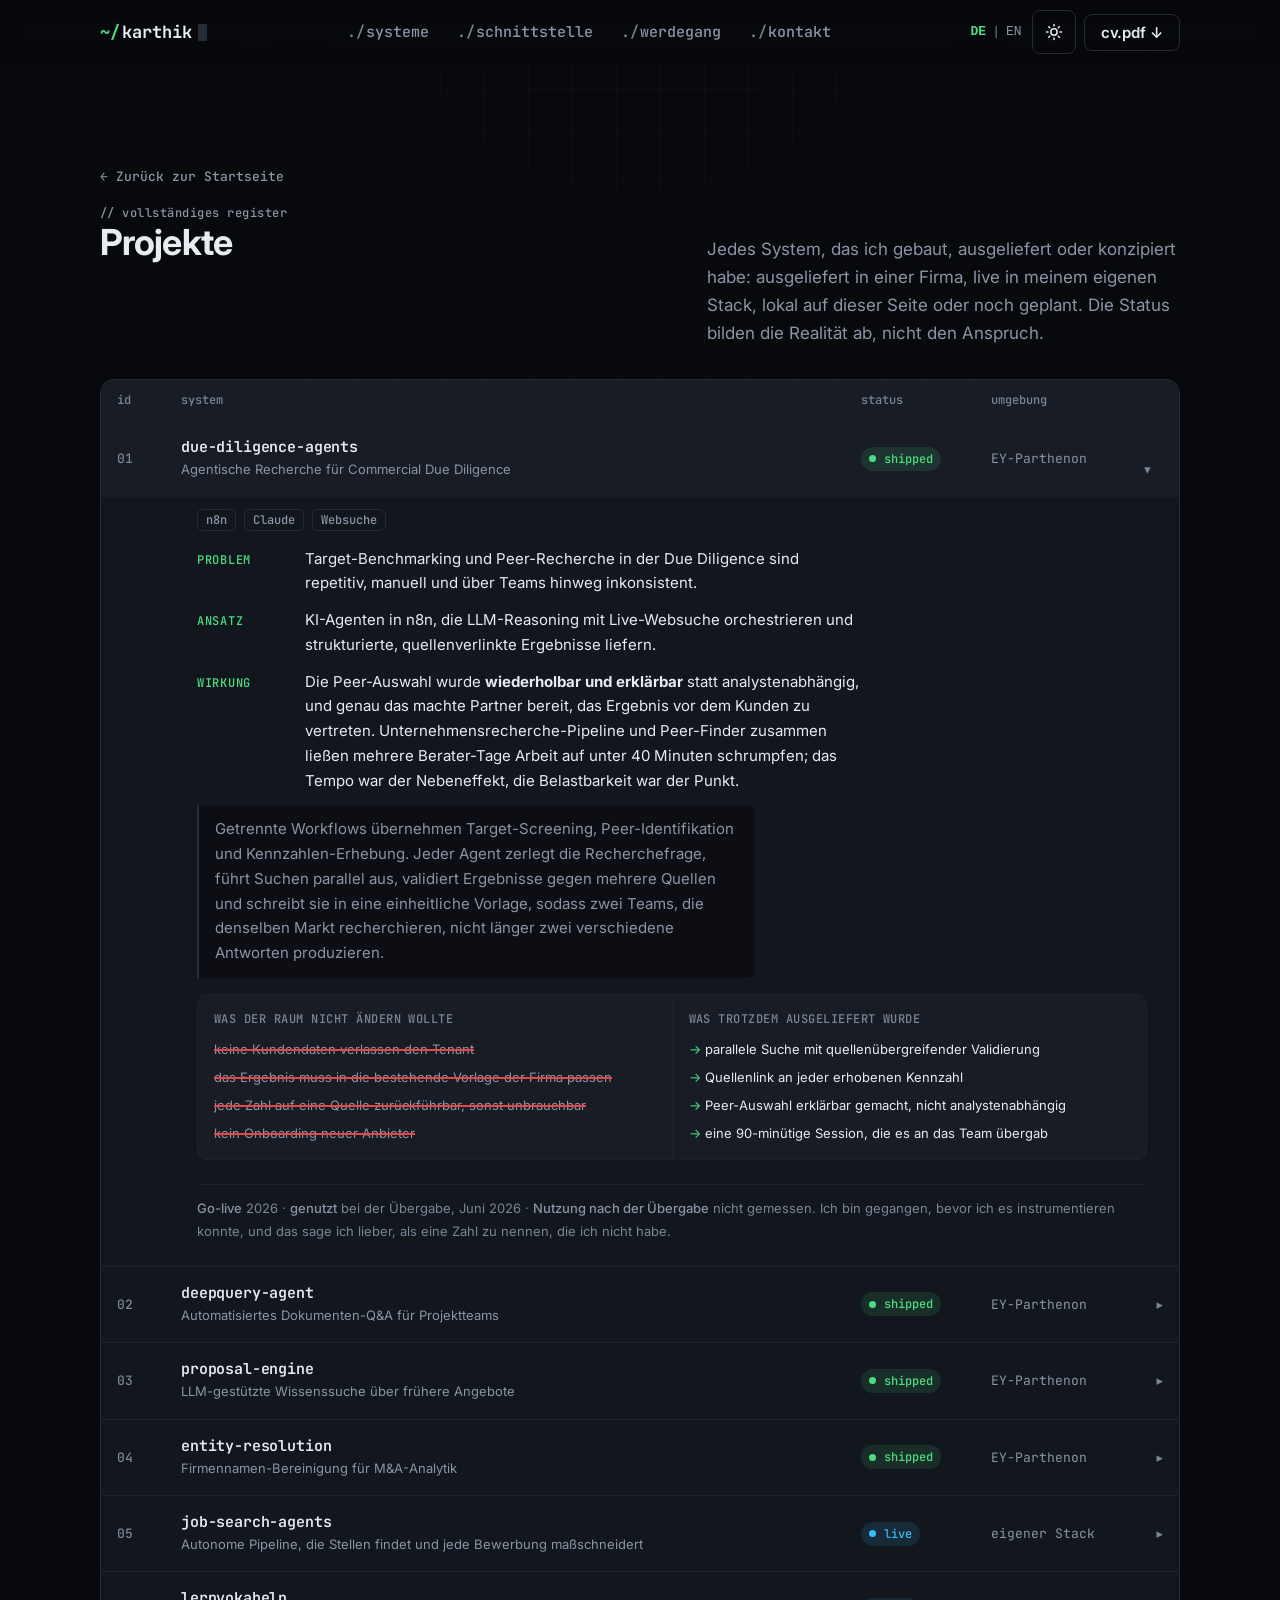
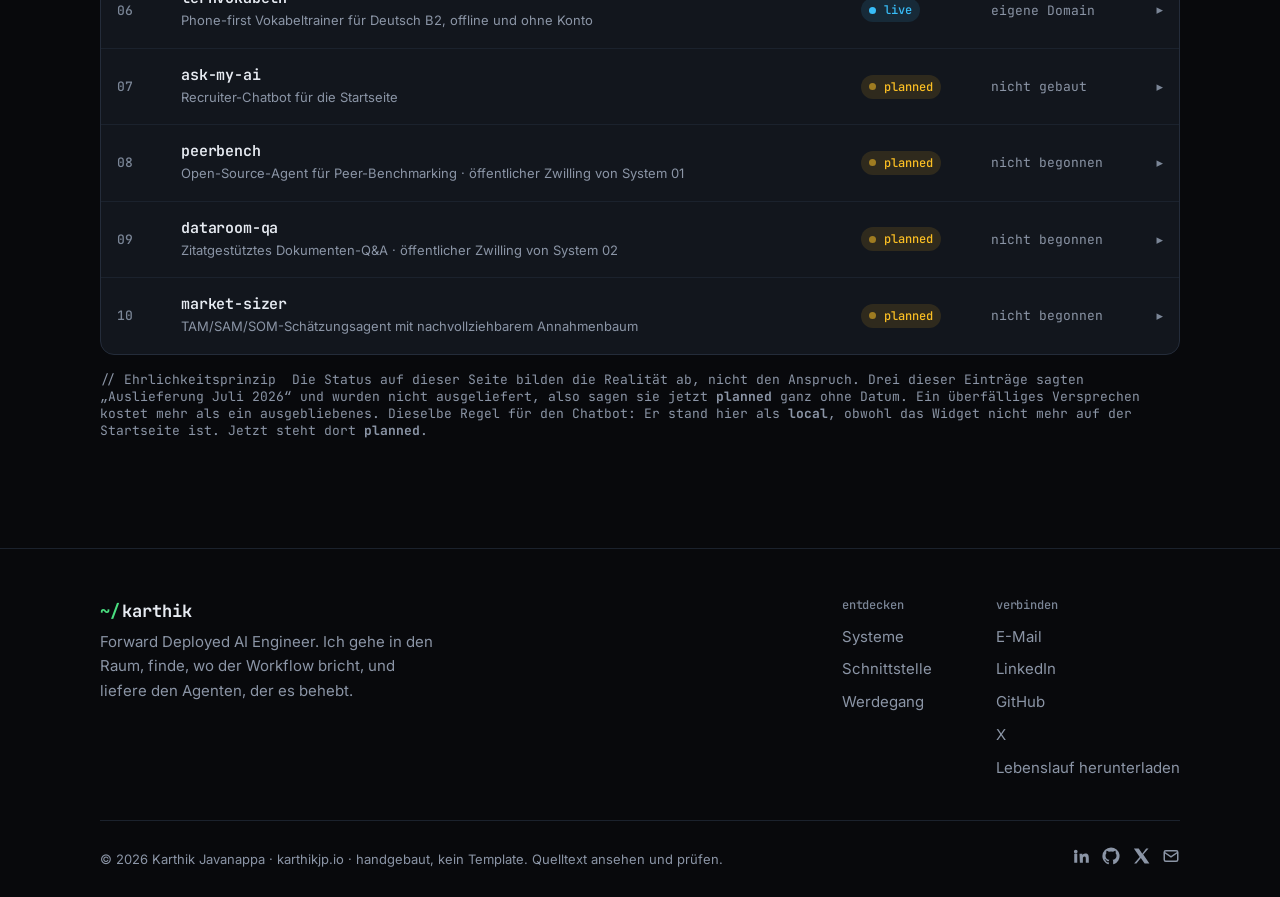
<file: projekte.html>
<!DOCTYPE html>
<html lang="de" data-theme="dark">
<head>
  <meta charset="UTF-8" />
  <meta name="viewport" content="width=device-width, initial-scale=1.0" />
  <title>Projekte · Karthik Javanappa</title>
  <meta name="description" content="Das vollständige Register der AI-Systeme, die Karthik Javanappa gebaut, konzipiert und ausgeliefert hat: Due-Diligence-Agenten, Dokumenten-Q&A, Entity Resolution, eine live laufende Job-Search-Pipeline und Open-Source-Tools in Arbeit. Shipped, live, local und planned, mit ehrlichen Status." />
  <meta name="author" content="Karthik Javanappa" />
  <link rel="canonical" href="https://karthikjp.io/projekte.html" />

  <link rel="alternate" hreflang="de" href="https://karthikjp.io/projekte.html" />
  <link rel="alternate" hreflang="en" href="https://karthikjp.io/en/projekte.html" />
  <link rel="alternate" hreflang="x-default" href="https://karthikjp.io/projekte.html" />

  <!-- Open Graph -->
  <meta property="og:type" content="website" />
  <meta property="og:title" content="Projekte · Karthik Javanappa" />
  <meta property="og:description" content="Das vollständige Register der AI-Systeme, die Karthik Javanappa gebaut, konzipiert und ausgeliefert hat. Shipped, live, local und planned, mit ehrlichen Status." />
  <meta property="og:url" content="https://karthikjp.io/projekte.html" />
  <meta property="og:image" content="https://karthikjp.io/assets/og/og-de.png" />
  <meta property="og:image:width" content="1200" />
  <meta property="og:image:height" content="630" />
  <meta name="twitter:card" content="summary_large_image" />

  <link rel="icon" href="data:image/svg+xml,%3Csvg xmlns='http://www.w3.org/2000/svg' viewBox='0 0 100 100'%3E%3Crect width='100' height='100' rx='20' fill='%230a0c10'/%3E%3Ctext x='50' y='70' font-family='monospace' font-size='58' font-weight='700' text-anchor='middle' fill='%234ade80'%3E%3E_%3C/text%3E%3C/svg%3E" />

  <link rel="preconnect" href="https://fonts.googleapis.com" />
  <link rel="preconnect" href="https://fonts.gstatic.com" crossorigin />
  <link href="https://fonts.googleapis.com/css2?family=Inter:wght@400;500;600;700&family=JetBrains+Mono:wght@400;500;700&display=swap" rel="stylesheet" />

  <link rel="stylesheet" href="assets/css/styles.css?v=20260824a" />
  <link rel="stylesheet" href="assets/css/projects.css?v=20260824a" />

  <!-- Thema vor dem ersten Paint. main.js läuft nach dem Body, was einem
       zurückkehrenden Hell-Besucher einen Dunkel-Blitz gab. Gleiches try/catch wie dort. -->
  <script>
    try { var s = localStorage.getItem("kj-theme"); if (s) document.documentElement.setAttribute("data-theme", s); } catch (e) {}
  </script>
</head>
<body>

  <!-- ===================== NAV ===================== -->
  <header class="nav" id="nav">
    <div class="container nav-inner">
      <a href="index.html" class="brand" aria-label="Karthik Javanappa, Startseite">
        <span class="prompt" aria-hidden="true">~/</span>karthik<span class="caret" aria-hidden="true"></span>
      </a>

      <nav class="nav-links" id="navLinks" aria-label="Primär">
        <a href="index.html#work">systeme</a>
        <a href="index.html#overlap">schnittstelle</a>
        <a href="index.html#experience">werdegang</a>
        <a href="index.html#contact">kontakt</a>
        <a class="nav-menu-cta" href="assets/Karthik_Javanappa_CV_DE.pdf" download>lebenslauf.pdf ↓</a>
      </nav>

      <div class="nav-actions">
        <span class="lang-switch" aria-label="Sprache" style="display:inline-flex;align-items:center;gap:6px;font-family:var(--mono,ui-monospace,monospace);font-size:13px;margin-right:2px;">
          <span aria-current="true" style="color:var(--accent);font-weight:600;">DE</span>
          <span aria-hidden="true" style="color:var(--faint);">|</span>
          <a href="en/projekte.html" hreflang="en" style="color:var(--muted);text-decoration:none;">EN</a>
        </span>
        <button class="icon-btn theme-toggle" id="themeToggle" aria-label="Farbthema umschalten" title="Thema umschalten">
          <svg class="sun" viewBox="0 0 24 24" fill="none" stroke="currentColor" stroke-width="2" stroke-linecap="round"><circle cx="12" cy="12" r="4.2"/><path d="M12 2v2M12 20v2M4.9 4.9l1.4 1.4M17.7 17.7l1.4 1.4M2 12h2M20 12h2M4.9 19.1l1.4-1.4M17.7 6.3l1.4-1.4"/></svg>
          <svg class="moon" viewBox="0 0 24 24" fill="currentColor"><path d="M21 12.8A9 9 0 1 1 11.2 3a7 7 0 0 0 9.8 9.8z"/></svg>
        </button>
        <a href="assets/Karthik_Javanappa_CV_DE.pdf" class="btn btn-ghost nav-cta" download>cv.pdf ↓</a>
        <button class="icon-btn nav-toggle" id="navToggle" aria-label="Menü öffnen" aria-expanded="false" aria-controls="navLinks">
          <svg viewBox="0 0 24 24" fill="none" stroke="currentColor" stroke-width="2" stroke-linecap="round"><path d="M3 6h18M3 12h18M3 18h18"/></svg>
        </button>
      </div>
    </div>
  </header>

  <main>
    <section class="section" id="projects">
      <div class="container">
        <a class="back-link" href="index.html">← Zurück zur Startseite</a>

        <div class="section-head">
          <p class="eyebrow">// vollständiges register</p>
          <h2>Projekte</h2>
          <p>Jedes System, das ich gebaut, ausgeliefert oder konzipiert habe: ausgeliefert in einer Firma, live in meinem eigenen Stack, lokal auf dieser Seite oder noch geplant. Die Status bilden die Realität ab, nicht den Anspruch.</p>
        </div>

        <div class="registry">
          <div class="reg-head" aria-hidden="true">
            <span>id</span><span>system</span><span>status</span><span>umgebung</span>
          </div>

          <!-- ── shipped @ EY-Parthenon ─────────────────────────────── -->
          <details class="sys" name="registry" open>
            <summary>
              <span class="sys-id">01</span>
              <span class="sys-name"><b>due-diligence-agents</b><small>Agentische Recherche für Commercial Due Diligence</small></span>
              <span class="sys-status s-shipped"><i></i>shipped</span>
              <span class="sys-env">EY-Parthenon</span>
              <span class="sys-chev" aria-hidden="true">▸</span>
              <!-- nur in der ersten Zeile, und nur bis eine Zeile geöffnet wird -->
              <span class="sys-poke" aria-hidden="true">zum Öffnen klicken</span>
            </summary>
            <div class="sys-body">
              <div class="pc-tags"><span>n8n</span><span>Claude</span><span>Websuche</span></div>
              <dl class="pc-pai">
                <div><dt>Problem</dt><dd>Target-Benchmarking und Peer-Recherche in der Due Diligence sind repetitiv, manuell und über Teams hinweg inkonsistent.</dd></div>
                <div><dt>Ansatz</dt><dd>KI-Agenten in n8n, die LLM-Reasoning mit Live-Websuche orchestrieren und strukturierte, quellenverlinkte Ergebnisse liefern.</dd></div>
                <div><dt>Wirkung</dt><dd>Die Peer-Auswahl wurde <b>wiederholbar und erklärbar</b> statt analystenabhängig, und genau das machte Partner bereit, das Ergebnis vor dem Kunden zu vertreten. Unternehmensrecherche-Pipeline und Peer-Finder zusammen ließen mehrere Berater-Tage Arbeit auf unter 40 Minuten schrumpfen; das Tempo war der Nebeneffekt, die Belastbarkeit war der Punkt.</dd></div>
              </dl>
              <p class="sys-more">Getrennte Workflows übernehmen Target-Screening, Peer-Identifikation und Kennzahlen-Erhebung. Jeder Agent zerlegt die Recherchefrage, führt Suchen parallel aus, validiert Ergebnisse gegen mehrere Quellen und schreibt sie in eine einheitliche Vorlage, sodass zwei Teams, die denselben Markt recherchieren, nicht länger zwei verschiedene Antworten produzieren.</p>

              <!-- Das Constraint-Ledger. Nur wer im Raum war, weiß, was der Raum
                   abgelehnt hat, und genau darum steht es hier. -->
              <div class="ledger">
                <div class="led-col led-no">
                  <h3 class="led-title">Was der Raum nicht ändern wollte</h3>
                  <ul>
                    <li>keine Kundendaten verlassen den Tenant</li>
                    <li>das Ergebnis muss in die bestehende Vorlage der Firma passen</li>
                    <li>jede Zahl auf eine Quelle zurückführbar, sonst unbrauchbar</li>
                    <li>kein Onboarding neuer Anbieter</li>
                  </ul>
                </div>
                <div class="led-col led-yes">
                  <h3 class="led-title">Was trotzdem ausgeliefert wurde</h3>
                  <ul>
                    <li>parallele Suche mit quellenübergreifender Validierung</li>
                    <li>Quellenlink an jeder erhobenen Kennzahl</li>
                    <li>Peer-Auswahl erklärbar gemacht, nicht analystenabhängig</li>
                    <li>eine 90-minütige Session, die es an das Team übergab</li>
                  </ul>
                </div>
              </div>
              <p class="adopt"><b>Go-live</b> 2026 · <b>genutzt</b> bei der Übergabe, Juni 2026 · <b>Nutzung nach der Übergabe</b> nicht gemessen. Ich bin gegangen, bevor ich es instrumentieren konnte, und das sage ich lieber, als eine Zahl zu nennen, die ich nicht habe.</p>
            </div>
          </details>

          <details class="sys" name="registry">
            <summary>
              <span class="sys-id">02</span>
              <span class="sys-name"><b>deepquery-agent</b><small>Automatisiertes Dokumenten-Q&amp;A für Projektteams</small></span>
              <span class="sys-status s-shipped"><i></i>shipped</span>
              <span class="sys-env">EY-Parthenon</span>
              <span class="sys-chev" aria-hidden="true">▸</span>
            </summary>
            <div class="sys-body">
              <div class="pc-tags"><span>Copilot Studio</span><span>SharePoint</span><span>LLM</span></div>
              <dl class="pc-pai">
                <div><dt>Problem</dt><dd>Teams beantworten lange Listen wiederkehrender Fragen aus hunderten Seiten Projektdokumenten. Langsam und fehleranfällig.</dd></div>
                <div><dt>Ansatz</dt><dd>Ein Copilot-Studio-Agent: eine Excel-Fragenliste und PDF-Quellen hochladen, der Agent verarbeitet sie in Batches und schreibt die Antworten Zeile für Zeile zurück.</dd></div>
                <div><dt>Wirkung</dt><dd>Reduziert die manuelle Dokumentenprüfung auf einen Bruchteil; wiederverwendbar über neue und bestehende Projekte.</dd></div>
              </dl>
              <p class="sys-more">Der Agent erzeugt SharePoint-Upload-Links, überwacht das Repository auf neue Dateien, verarbeitet Fragensätze in Batches gegen die Quelldokumente und erstellt Zusammenfassungen pro Batch. Der Fortschritt ist in Echtzeit über die OneDrive-synchronisierte Excel-Datei sichtbar, sodass Nutzer die Antworten erscheinen sehen, während der Agent arbeitet.</p>

              <div class="ledger">
                <div class="led-col led-no">
                  <h3 class="led-title">Was der Raum nicht ändern wollte</h3>
                  <ul>
                    <li>Excel ist die Oberfläche, nicht verhandelbar</li>
                    <li>SharePoint-Berechtigungen, geerbt</li>
                    <li>16&nbsp;MB Dateigrenze</li>
                    <li>gescannte PDFs ohne Textebene</li>
                  </ul>
                </div>
                <div class="led-col led-yes">
                  <h3 class="led-title">Was trotzdem ausgeliefert wurde</h3>
                  <ul>
                    <li>Antworten Zeile für Zeile in ihr eigenes Sheet zurückgeschrieben</li>
                    <li>Batching, damit die Grenze nicht mehr blockiert</li>
                    <li>Fortschritt live sichtbar in der Datei, die sie ohnehin offen hatten</li>
                    <li>wiederverwendbar über neue und bestehende Projekte</li>
                  </ul>
                </div>
              </div>
              <p class="adopt"><b>prägende Einschränkung</b> der Kunde wollte keine neue UI übernehmen, also wurde die UI zur Tabelle, die er ohnehin schon nutzte. <b>OCR auf gescannten Seiten</b> blieb unzuverlässig: eine bekannte offene Kante, kein gelöstes Problem.</p>
            </div>
          </details>

          <details class="sys" name="registry">
            <summary>
              <span class="sys-id">03</span>
              <span class="sys-name"><b>proposal-engine</b><small>LLM-gestützte Wissenssuche über frühere Angebote</small></span>
              <span class="sys-status s-shipped"><i></i>shipped</span>
              <span class="sys-env">EY-Parthenon</span>
              <span class="sys-chev" aria-hidden="true">▸</span>
            </summary>
            <div class="sys-body">
              <div class="pc-tags"><span>Claude</span><span>Copilot Studio</span><span>Graph API</span></div>
              <dl class="pc-pai">
                <div><dt>Problem</dt><dd>Jahre an RFP- und Angebotswissen liegen in verstreuten Dateien; Teams bauen Inhalte von Grund auf neu und fragen herum nach Präzedenzfällen.</dd></div>
                <div><dt>Ansatz</dt><dd>Ein zentrales Repository mit LLM-basierter Metadaten-Extraktion und einer Parent/Child-Agenten-Pipeline für die Suche, zugänglich über eine Chat-Oberfläche.</dd></div>
                <div><dt>Wirkung</dt><dd>MVP im Einsatz beim Team. Ehrliche Grenzen dieses MVP: eine 16&nbsp;MB Dateigrenze, unzuverlässige OCR bei gescannten Dokumenten, keine semantische Suche und keine teamspezifische Zugriffskontrolle, was genau der Grund ist, warum das Redesign unten existiert. Die Suchzeit verbesserte sich; ich habe es nie instrumentiert, also nenne ich keine Zahl.</dd></div>
              </dl>
              <p class="sys-more">Das MVP läuft auf Copilot Studio mit SharePoint-Speicher und automatischen Benachrichtigungen. Das Redesign, das ich vor der Übergabe konzipiert habe, verlagert es in eine VS-Code-Erweiterung auf GitHub Copilot Chat, mit Claude als LLM und der Microsoft Graph API für semantische Suche über teamspezifische Repositories, was die Grenzen des MVP bei Dateigröße, OCR und Zugriffskontrolle aufhebt. Ich habe die Firma im Juni 2026 verlassen, ob dieses Redesign tatsächlich gebaut wurde, kann ich also nicht für mich beanspruchen.</p>
            </div>
          </details>

          <details class="sys" name="registry">
            <summary>
              <span class="sys-id">04</span>
              <span class="sys-name"><b>entity-resolution</b><small>Firmennamen-Bereinigung für M&amp;A-Analytik</small></span>
              <span class="sys-status s-shipped"><i></i>shipped</span>
              <span class="sys-env">EY-Parthenon</span>
              <span class="sys-chev" aria-hidden="true">▸</span>
            </summary>
            <div class="sys-body">
              <div class="pc-tags"><span>Python</span><span>ML</span><span>Azure</span></div>
              <dl class="pc-pai">
                <div><dt>Problem</dt><dd>M&amp;A-Datensätze stecken voller unsauberer Firmennamen und unklarer Eigentümerstrukturen; manuelle Bereinigung frisst Analystenzeit.</dd></div>
                <div><dt>Ansatz</dt><dd>Eine modulare Pipeline, die deterministische Regeln, ML-Matching und gezielte Websuche kombiniert, um Namen zu bereinigen und Mutter-Tochter-Beziehungen abzubilden.</dd></div>
                <div><dt>Wirkung</dt><dd>Reduzierte den manuellen Aufwand und verbesserte die Konsistenz der Entitätsdaten über die M&amp;A-Analytik hinweg.</dd></div>
              </dl>
              <p class="sys-more">Deterministische Regeln fangen die häufigen Normalisierungsfälle günstig ab, ein ML-Matcher löst Beinahe-Duplikate auf, und die Websuche übernimmt den langen Schwanz mehrdeutiger Entitäten. Jede Stufe eskaliert nur, was sie nicht selbst lösen kann, was die Pipeline schnell und nachvollziehbar hält. Dieselbe Architektur trägt nachgelagerte Benchmarking- und Peer-Recherche-Workflows.</p>
            </div>
          </details>

          <!-- ── live personal systems ──────────────────────────────── -->
          <details class="sys" name="registry">
            <summary>
              <span class="sys-id">05</span>
              <span class="sys-name"><b>job-search-agents</b><small>Autonome Pipeline, die Stellen findet und jede Bewerbung maßschneidert</small></span>
              <span class="sys-status s-live"><i></i>live</span>
              <span class="sys-env">eigener Stack</span>
              <span class="sys-chev" aria-hidden="true">▸</span>
            </summary>
            <div class="sys-body">
              <div class="pc-tags"><span>Claude-Agenten</span><span>Airtable</span><span>Agent Skills</span></div>
              <dl class="pc-pai">
                <div><dt>Problem</dt><dd>Sich gut zu bewerben kostet Stunden pro Stelle, und gute Ausschreibungen rutschen durch, während man noch die letzte maßschneidert.</dd></div>
                <div><dt>Ansatz</dt><dd>Eine Pipeline aus zwei Agenten. Ein Discovery-Agent scannt neue Ausschreibungen und bewertet jede gegen ein strukturiertes Archiv meiner Erfahrung, und schreibt bewertete Leads in einen Airtable-Tracker. Ein Bewerbungs-Agent nimmt dann einen eingereihten Lead und erstellt einen maßgeschneiderten Lebenslauf, ein Anschreiben und einen Unternehmens-One-Pager, legt alles in einen datierten Bewerbungsordner und aktualisiert den Tracker.</dd></div>
                <div><dt>Wirkung</dt><dd>Jede Bewerbung ist wirklich maßgeschneidert, nichts fällt durchs Raster, und die gesamte Pipeline ist auf einem Dashboard sichtbar. Läuft täglich in meiner eigenen Suche.</dd></div>
              </dl>
              <p class="sys-more">Gebaut als Claude Agent Skills mit Airtable als System of Record: eine Searches-Tabelle speist den Discovery-Agenten, bewertete Leads landen in einer Prüf-Queue, und das Verschieben eines Leads in die „Queue“ löst den Bewerbungs-Workflow aus. Wenn Sie als Recruiter eine maßgeschneiderte Bewerbung von mir lesen, hat dieses System die erste Fassung mit einiger Wahrscheinlichkeit entworfen.</p>
            </div>
          </details>

          <details class="sys" name="registry">
            <summary>
              <span class="sys-id">06</span>
              <span class="sys-name"><b>lernvokabeln</b><small>Phone-first Vokabeltrainer für Deutsch B2, offline und ohne Konto</small></span>
              <span class="sys-status s-live"><i></i>live</span>
              <span class="sys-env">eigene Domain</span>
              <span class="sys-chev" aria-hidden="true">▸</span>
            </summary>
            <div class="sys-body">
              <div class="pc-tags"><span>vanilla JS</span><span>PWA</span><span>localStorage</span><span>kein Backend</span></div>
              <dl class="pc-pai">
                <div><dt>Problem</dt><dd>Auf B2 hängen Lernende fest, weil sie Wörter wiedererkennen, aber nicht produzieren. Klassische Karteikarten trainieren genau die Hälfte, die ohnehin schon funktioniert.</dd></div>
                <div><dt>Ansatz</dt><dd>Eine adaptive Session statt getrennter Lern- und Übungsmodi. Ein Leitner-System mit fünf Fächern entscheidet pro Wort, welche Übung kommt: Karteikarte, Artikel antippen, Wort tippen, und am Ende eine Aufgabe im Format der B2-Produktion. Jedes Wort hat zwei Achsen, passiv und aktiv, und gilt erst als gelernt, wenn es selbst geschrieben wurde.</dd></div>
                <div><dt>Stand</dt><dd><b>Live unter <a href="https://lernvokabeln.com" target="_blank" rel="noopener">lernvokabeln.com</a>.</b> 712 Wörter aus Kompass DaF B2.1, Lektion 1 bis 5. Als PWA installierbar, funktioniert offline. <b>Nutzung nicht gemessen</b>: es gibt kein Konto und kein Tracking, also habe ich keine Zahlen und nenne deshalb auch keine.</dd></div>
              </dl>
              <p class="sys-more">Kein Framework, kein Build-Schritt, kein Backend. Der gesamte Fortschritt liegt im localStorage des Geräts, und das ist eine Entscheidung mit einer bekannten offenen Kante: wer das Gerät wechselt, fängt von vorn an. Ein Konto würde das lösen und zugleich das Versprechen brechen, dass die App nichts über den Nutzer weiß. Quelloffen unter <a href="https://github.com/karthikjpio/Lernvokabeln" target="_blank" rel="noopener">github.com/karthikjpio/Lernvokabeln</a>.</p>
            </div>
          </details>

          <!-- ── planned. bewusst undatiert: siehe die Ehrlichkeitsnotiz unten ── -->
          <details class="sys" name="registry">
            <summary>
              <span class="sys-id">07</span>
              <span class="sys-name"><b>ask-my-ai</b><small>Recruiter-Chatbot für die Startseite</small></span>
              <span class="sys-status s-planned"><i></i>planned</span>
              <span class="sys-env">nicht gebaut</span>
              <span class="sys-chev" aria-hidden="true">▸</span>
            </summary>
            <div class="sys-body">
              <div class="pc-tags"><span>n8n</span><span>Webhook</span><span>vanilla JS</span></div>
              <dl class="pc-pai">
                <div><dt>Problem</dt><dd>Recruiter überfliegen. Sie haben eine konkrete Frage („Hat er X gemacht?“) und eine statische Seite zwingt sie zum Suchen.</dd></div>
                <div><dt>Ansatz</dt><dd>Ein Chat-Widget in der Ecke der Startseite. Zwei Stufen wären vorgesehen: eine abhängigkeitsfreie, keyword-basierte Wissensbasis, die in die Seite eingebacken ist, und ein n8n-LLM-Workflow hinter einem Webhook, auf den es transparent hochschaltet, sobald der Endpunkt gesetzt ist.</dd></div>
                <div><dt>Status</dt><dd><b>Konzipiert, nicht gebaut.</b> Das Widget steht nicht auf der Startseite, also steht hier <code>planned</code>. Eine frühere Fassung lief auf einer lokalen Stufe mit tippfehler-tolerantem Keyword-Matching über eine handgeschriebene Wissensbasis; sie wurde entfernt, als die Startseite verschlankt wurde. Wenn das Widget wieder da ist, ändert sich diese Zeile, vorher nicht.</dd></div>
              </dl>
              <p class="sys-more">Abhängigkeitsfreies JavaScript, Fuzzy-Matching, bewusst sanfter Abbau. Mir ist diese Zeile auf <code>planned</code> lieber, als Sie in eine Ecke der Seite zu schicken, in der nichts ist.</p>
            </div>
          </details>

          <details class="sys" name="registry">
            <summary>
              <span class="sys-id">08</span>
              <span class="sys-name"><b>peerbench</b><small>Open-Source-Agent für Peer-Benchmarking · öffentlicher Zwilling von System 01</small></span>
              <span class="sys-status s-planned"><i></i>planned</span>
              <span class="sys-env">nicht begonnen</span>
              <span class="sys-chev" aria-hidden="true">▸</span>
            </summary>
            <div class="sys-body">
              <div class="pc-tags"><span>Python</span><span>Claude API</span><span>Websuche</span></div>
              <dl class="pc-pai">
                <div><dt>Problem</dt><dd>Meine Due-Diligence-Agenten leben hinter den Mauern einer Firma, deshalb kann ich Ihnen den Code nicht zeigen. Diesen hier werden Sie selbst ausführen können.</dd></div>
                <div><dt>Ansatz</dt><dd>Geben Sie ihm ein Zielunternehmen; er identifiziert Peers, sammelt vergleichbare Kennzahlen per Live-Websuche, validiert über Quellen hinweg und gibt eine quellenbelegte Vergleichstabelle plus ein kurzes Benchmarking-Memo aus.</dd></div>
                <div><dt>Status</dt><dd>Konzipiert, nicht begonnen. Kein Datum, weil ich schon einmal eines genannt und verpasst habe. Der Repo-Link erscheint hier, sobald der Code öffentlich ist, und keinen Tag früher.</dd></div>
              </dl>
            </div>
          </details>

          <details class="sys" name="registry">
            <summary>
              <span class="sys-id">09</span>
              <span class="sys-name"><b>dataroom-qa</b><small>Zitatgestütztes Dokumenten-Q&amp;A · öffentlicher Zwilling von System 02</small></span>
              <span class="sys-status s-planned"><i></i>planned</span>
              <span class="sys-env">nicht begonnen</span>
              <span class="sys-chev" aria-hidden="true">▸</span>
            </summary>
            <div class="sys-body">
              <div class="pc-tags"><span>Python</span><span>RAG</span><span>Zitate</span></div>
              <dl class="pc-pai">
                <div><dt>Problem</dt><dd>Data-Room-Q&amp;A-Tools, die die Seite, aus der eine Antwort stammt, nicht zitieren können, sind in der Due Diligence unbrauchbar.</dd></div>
                <div><dt>Ansatz</dt><dd>PDFs und eine Fragenliste (CSV/Excel) einwerfen; es beantwortet jede Frage mit seitengenauen Zitaten und markiert die, die es nicht in den Dokumenten belegen kann. Ablehnen schlägt Halluzinieren.</dd></div>
                <div><dt>Status</dt><dd>Konzipiert, nicht begonnen. Kein Datum, weil ich schon einmal eines genannt und verpasst habe. Der Repo-Link erscheint hier, sobald der Code öffentlich ist, und keinen Tag früher.</dd></div>
              </dl>
            </div>
          </details>

          <details class="sys" name="registry">
            <summary>
              <span class="sys-id">10</span>
              <span class="sys-name"><b>market-sizer</b><small>TAM/SAM/SOM-Schätzungsagent mit nachvollziehbarem Annahmenbaum</small></span>
              <span class="sys-status s-planned"><i></i>planned</span>
              <span class="sys-env">nicht begonnen</span>
              <span class="sys-chev" aria-hidden="true">▸</span>
            </summary>
            <div class="sys-body">
              <div class="pc-tags"><span>Python</span><span>Claude API</span><span>Structured Output</span></div>
              <dl class="pc-pai">
                <div><dt>Problem</dt><dd>LLMs geben einem bereitwillig eine Marktgröße, ohne dass man die Rechnung prüfen kann.</dd></div>
                <div><dt>Ansatz</dt><dd>Beschreiben Sie einen Markt; der Agent baut eine Top-down- und Bottom-up-Schätzung als expliziten Annahmenbaum: jede Zahl belegt oder als Annahme markiert, die Sie bearbeiten können, wobei sich die Schätzung aus Ihren Eingaben neu berechnet.</dd></div>
                <div><dt>Status</dt><dd>Konzipiert, nicht begonnen. Kein Datum, weil ich schon einmal eines genannt und verpasst habe. Der Repo-Link erscheint hier, sobald der Code öffentlich ist, und keinen Tag früher.</dd></div>
              </dl>
            </div>
          </details>
        </div>

        <p class="reg-foot"><span class="dep-label">// Ehrlichkeitsprinzip</span> Die Status auf dieser Seite bilden die Realität ab, nicht den Anspruch. Drei dieser Einträge sagten „Auslieferung Juli 2026“ und wurden nicht ausgeliefert, also sagen sie jetzt <b>planned</b> ganz ohne Datum. Ein überfälliges Versprechen kostet mehr als ein ausgebliebenes. Dieselbe Regel für den Chatbot: Er stand hier als <b>local</b>, obwohl das Widget nicht mehr auf der Startseite ist. Jetzt steht dort <b>planned</b>.</p>
      </div>
    </section>
  </main>

  <!-- ===================== FOOTER ===================== -->
  <footer class="footer">
    <div class="container">
      <div class="footer-top">
        <div class="footer-brand">
          <a href="index.html" class="brand"><span class="prompt" aria-hidden="true">~/</span>karthik</a>
          <p>Forward Deployed AI Engineer. Ich gehe in den Raum, finde, wo der Workflow bricht, und liefere den Agenten, der es behebt.</p>
        </div>
        <div class="footer-cols">
          <div class="footer-col">
            <h5>entdecken</h5>
            <a href="index.html#work">Systeme</a>
            <a href="index.html#overlap">Schnittstelle</a>
            <a href="index.html#experience">Werdegang</a>
          </div>
          <div class="footer-col">
            <h5>verbinden</h5>
            <a href="mailto:kjavanappa@gmail.com">E-Mail</a>
            <a href="https://www.linkedin.com/in/karthikjp/" target="_blank" rel="noopener">LinkedIn</a>
            <a href="https://github.com/karthikjpio" target="_blank" rel="noopener">GitHub</a>
            <a href="https://x.com/karthikjpio" target="_blank" rel="noopener">X</a>
            <a href="assets/Karthik_Javanappa_CV_DE.pdf" download>Lebenslauf herunterladen</a>
          </div>
        </div>
      </div>
      <div class="footer-bottom">
        <p>© <span id="year">2026</span> Karthik Javanappa · karthikjp.io · handgebaut, kein Template. Quelltext ansehen und prüfen.</p>
        <div class="footer-social">
          <a href="https://www.linkedin.com/in/karthikjp/" target="_blank" rel="noopener" aria-label="LinkedIn"><svg viewBox="0 0 24 24" fill="currentColor"><path d="M4.98 3.5a2.5 2.5 0 1 1 0 5 2.5 2.5 0 0 1 0-5zM3 9h4v12H3zM10 9h3.8v1.7h.05c.53-1 1.83-2.05 3.77-2.05 4.03 0 4.78 2.65 4.78 6.1V21h-4v-5.4c0-1.3-.02-2.96-1.8-2.96-1.8 0-2.08 1.4-2.08 2.86V21h-4z"/></svg></a>
          <a href="https://github.com/karthikjpio" target="_blank" rel="noopener" aria-label="GitHub"><svg viewBox="0 0 24 24" fill="currentColor"><path d="M12 .5A11.5 11.5 0 0 0 .5 12c0 5.08 3.29 9.39 7.86 10.91.58.11.79-.25.79-.56v-1.98c-3.2.7-3.87-1.54-3.87-1.54-.53-1.34-1.29-1.7-1.29-1.7-1.05-.72.08-.7.08-.7 1.16.08 1.77 1.19 1.77 1.19 1.03 1.77 2.7 1.26 3.36.96.1-.75.4-1.26.73-1.55-2.55-.29-5.24-1.28-5.24-5.69 0-1.26.45-2.29 1.19-3.1-.12-.29-.52-1.46.11-3.05 0 0 .96-.31 3.15 1.18a10.9 10.9 0 0 1 5.74 0c2.18-1.49 3.14-1.18 3.14-1.18.63 1.59.23 2.76.11 3.05.74.81 1.19 1.84 1.19 3.1 0 4.42-2.69 5.39-5.25 5.68.41.36.78 1.06.78 2.14v3.17c0 .31.21.68.8.56A11.5 11.5 0 0 0 12 .5z"/></svg></a>
          <a href="https://x.com/karthikjpio" target="_blank" rel="noopener" aria-label="X"><svg viewBox="0 0 24 24" fill="currentColor"><path d="M18.9 2H22l-7 8 8.2 12h-6.4l-5-7.3L5.9 22H2.8l7.5-8.6L2.5 2H9l4.7 6.9z"/></svg></a>
          <a href="mailto:kjavanappa@gmail.com" aria-label="E-Mail"><svg viewBox="0 0 24 24" fill="none" stroke="currentColor" stroke-width="2"><rect x="3" y="5" width="18" height="14" rx="2"/><path d="m3 7 9 6 9-6"/></svg></a>
        </div>
      </div>
    </div>
  </footer>

  <a href="#projects" class="to-top" id="toTop" aria-label="Nach oben">
    <svg viewBox="0 0 24 24" fill="none" stroke="currentColor" stroke-width="2.2" stroke-linecap="round" stroke-linejoin="round"><path d="M12 19V5M5 12l7-7 7 7"/></svg>
  </a>

  <script src="assets/js/main.js?v=20260824a"></script>
</body>
</html>
</file>
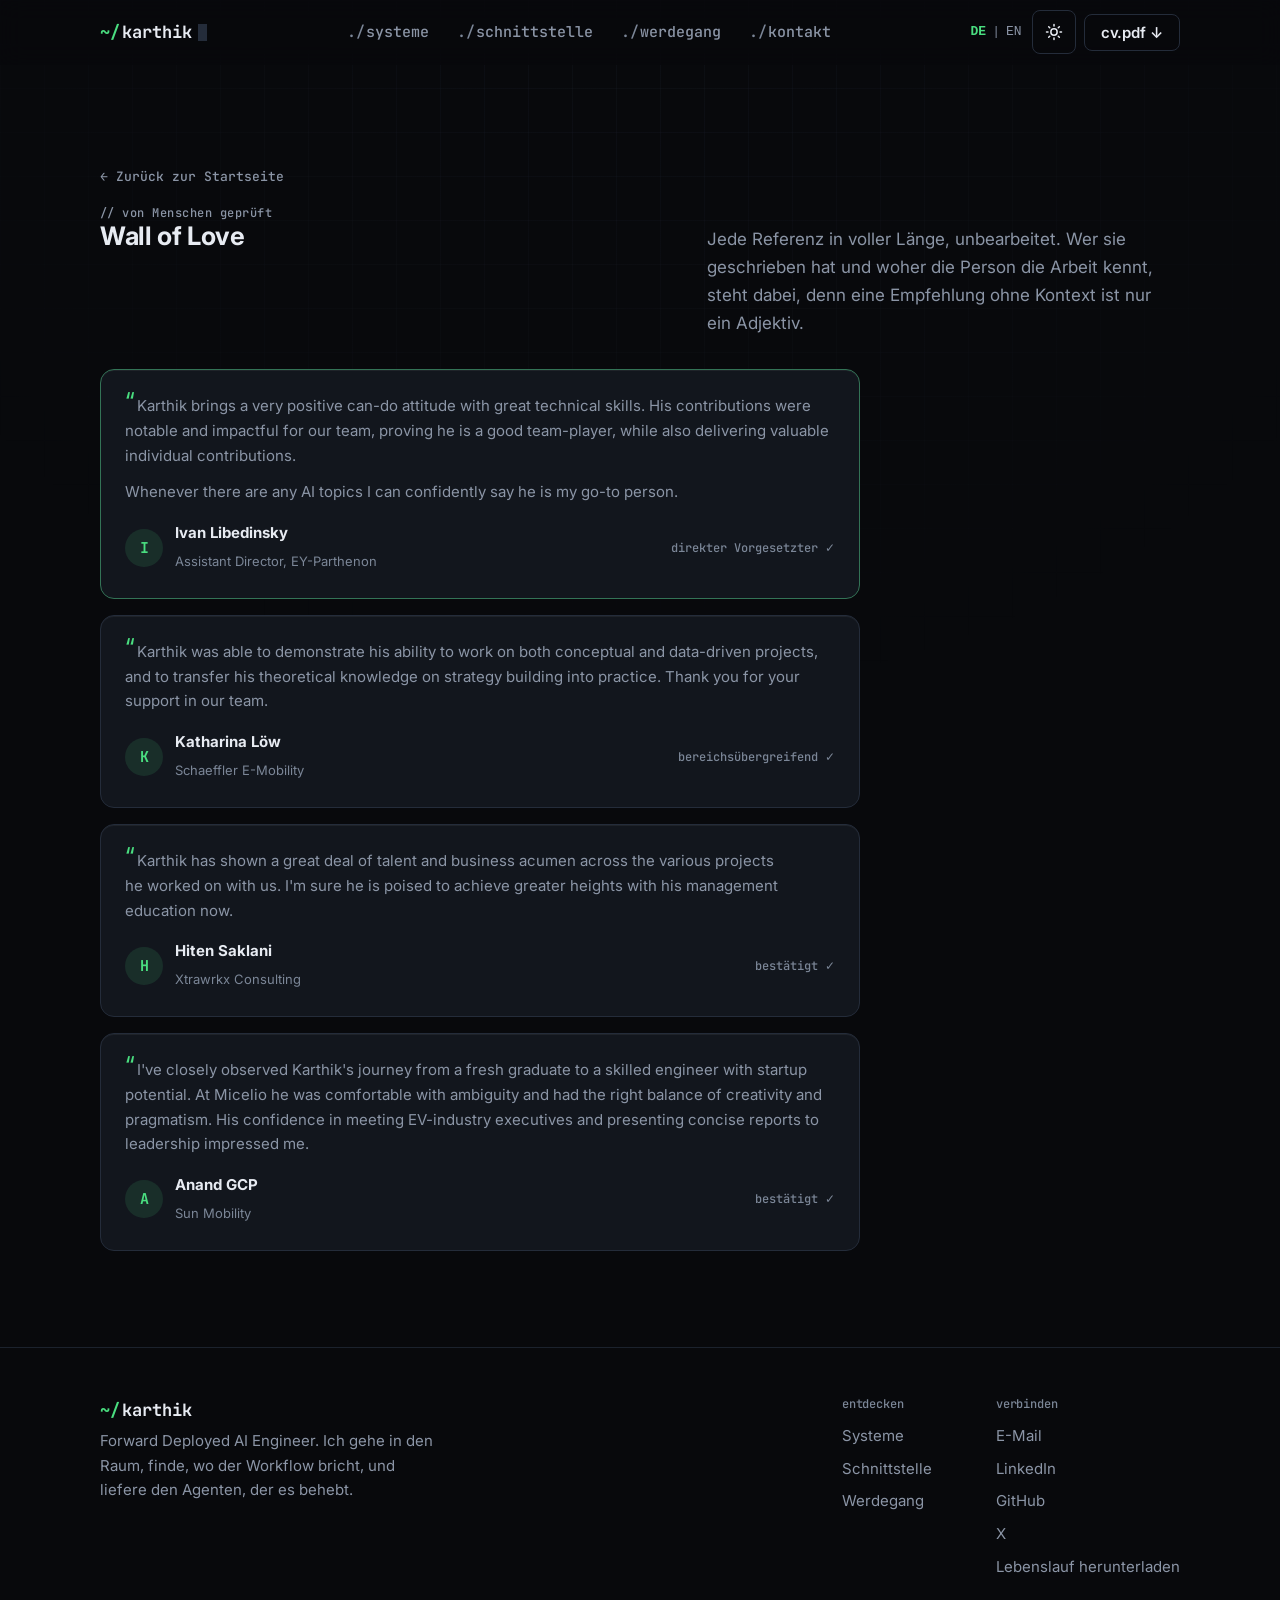
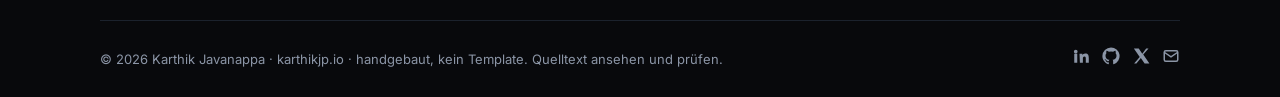
<file: wall-of-love.html>
<!DOCTYPE html>
<html lang="de" data-theme="dark">
<head>
  <meta charset="UTF-8" />
  <meta name="viewport" content="width=device-width, initial-scale=1.0" />
  <title>Wall of Love · Karthik Javanappa</title>
  <meta name="description" content="Alle Referenzen zu Karthik Javanappa in voller Länge: EY-Parthenon, Schaeffler E-Mobility, Xtrawrkx und Sun Mobility. Unbearbeitet, mit Rolle und Kontext der Person, die sie geschrieben hat." />
  <meta name="author" content="Karthik Javanappa" />
  <link rel="canonical" href="https://karthikjp.io/wall-of-love.html" />

  <link rel="alternate" hreflang="de" href="https://karthikjp.io/wall-of-love.html" />
  <link rel="alternate" hreflang="en" href="https://karthikjp.io/en/wall-of-love.html" />
  <link rel="alternate" hreflang="x-default" href="https://karthikjp.io/wall-of-love.html" />

  <!-- Open Graph -->
  <meta property="og:type" content="website" />
  <meta property="og:title" content="Wall of Love · Karthik Javanappa" />
  <meta property="og:description" content="Alle Referenzen zu Karthik Javanappa in voller Länge: EY-Parthenon, Schaeffler E-Mobility, Xtrawrkx und Sun Mobility. Unbearbeitet, mit Rolle und Kontext der Person, die sie geschrieben hat." />
  <meta property="og:url" content="https://karthikjp.io/wall-of-love.html" />
  <meta property="og:image" content="https://karthikjp.io/assets/og/og-de.png" />
  <meta property="og:image:width" content="1200" />
  <meta property="og:image:height" content="630" />
  <meta name="twitter:card" content="summary_large_image" />

  <link rel="icon" href="data:image/svg+xml,%3Csvg xmlns='http://www.w3.org/2000/svg' viewBox='0 0 100 100'%3E%3Crect width='100' height='100' rx='20' fill='%230a0c10'/%3E%3Ctext x='50' y='70' font-family='monospace' font-size='58' font-weight='700' text-anchor='middle' fill='%234ade80'%3E%3E_%3C/text%3E%3C/svg%3E" />

  <link rel="preconnect" href="https://fonts.googleapis.com" />
  <link rel="preconnect" href="https://fonts.gstatic.com" crossorigin />
  <link href="https://fonts.googleapis.com/css2?family=Inter:wght@400;500;600;700&family=JetBrains+Mono:wght@400;500;700&display=swap" rel="stylesheet" />

  <link rel="stylesheet" href="assets/css/styles.css?v=20260824a" />
  <link rel="stylesheet" href="assets/css/projects.css?v=20260824a" />

  <!-- Thema vor dem ersten Paint. main.js läuft nach dem Body, was einem
       zurückkehrenden Hell-Besucher einen Dunkel-Blitz gab. Gleiches try/catch wie dort. -->
  <script>
    try { var s = localStorage.getItem("kj-theme"); if (s) document.documentElement.setAttribute("data-theme", s); } catch (e) {}
  </script>
</head>
<body>

  <!-- ===================== NAV ===================== -->
  <header class="nav" id="nav">
    <div class="container nav-inner">
      <a href="index.html" class="brand" aria-label="Karthik Javanappa, Startseite">
        <span class="prompt" aria-hidden="true">~/</span>karthik<span class="caret" aria-hidden="true"></span>
      </a>

      <nav class="nav-links" id="navLinks" aria-label="Primär">
        <a href="index.html#work">systeme</a>
        <a href="index.html#overlap">schnittstelle</a>
        <a href="index.html#experience">werdegang</a>
        <a href="index.html#contact">kontakt</a>
        <a class="nav-menu-cta" href="assets/Karthik_Javanappa_CV_DE.pdf" download>lebenslauf.pdf ↓</a>
      </nav>

      <div class="nav-actions">
        <span class="lang-switch" aria-label="Sprache" style="display:inline-flex;align-items:center;gap:6px;font-family:var(--mono,ui-monospace,monospace);font-size:13px;margin-right:2px;">
          <span aria-current="true" style="color:var(--accent);font-weight:600;">DE</span>
          <span aria-hidden="true" style="color:var(--faint);">|</span>
          <a href="en/wall-of-love.html" hreflang="en" style="color:var(--muted);text-decoration:none;">EN</a>
        </span>
        <button class="icon-btn theme-toggle" id="themeToggle" aria-label="Farbthema umschalten" title="Thema umschalten">
          <svg class="sun" viewBox="0 0 24 24" fill="none" stroke="currentColor" stroke-width="2" stroke-linecap="round"><circle cx="12" cy="12" r="4.2"/><path d="M12 2v2M12 20v2M4.9 4.9l1.4 1.4M17.7 17.7l1.4 1.4M2 12h2M20 12h2M4.9 19.1l1.4-1.4M17.7 6.3l1.4-1.4"/></svg>
          <svg class="moon" viewBox="0 0 24 24" fill="currentColor"><path d="M21 12.8A9 9 0 1 1 11.2 3a7 7 0 0 0 9.8 9.8z"/></svg>
        </button>
        <a href="assets/Karthik_Javanappa_CV_DE.pdf" class="btn btn-ghost nav-cta" download>cv.pdf ↓</a>
        <button class="icon-btn nav-toggle" id="navToggle" aria-label="Menü öffnen" aria-expanded="false" aria-controls="navLinks">
          <svg viewBox="0 0 24 24" fill="none" stroke="currentColor" stroke-width="2" stroke-linecap="round"><path d="M3 6h18M3 12h18M3 18h18"/></svg>
        </button>
      </div>
    </div>
  </header>

  <main>
    <section class="section" id="wall">
      <div class="container">
        <a class="back-link" href="index.html">← Zurück zur Startseite</a>

        <div class="section-head">
          <p class="eyebrow">// von Menschen geprüft</p>
          <h1>Wall of Love</h1>
          <p>Jede Referenz in voller Länge, unbearbeitet. Wer sie geschrieben hat und woher die Person die Arbeit kennt, steht dabei, denn eine Empfehlung ohne Kontext ist nur ein Adjektiv.</p>
        </div>

        <div class="wall-grid">
          <figure class="quote-card quote-feature">
            <blockquote>
              <p>Karthik brings a very positive can-do attitude with great technical skills. His contributions were notable and impactful for our team, proving he is a good team-player, while also delivering valuable individual contributions.</p>
              <p>Whenever there are any AI topics I can confidently say he is my go-to person.</p>
            </blockquote>
            <figcaption class="quote-who">
              <span class="av">I</span>
              <div><b>Ivan Libedinsky</b><span>Assistant Director, EY-Parthenon</span></div>
              <span class="q-ok" aria-hidden="true">direkter Vorgesetzter ✓</span>
            </figcaption>
          </figure>
          <figure class="quote-card">
            <blockquote><p>Karthik was able to demonstrate his ability to work on both conceptual and data-driven projects, and to transfer his theoretical knowledge on strategy building into practice. Thank you for your support in our team.</p></blockquote>
            <figcaption class="quote-who">
              <span class="av">K</span>
              <div><b>Katharina Löw</b><span>Schaeffler E-Mobility</span></div>
              <span class="q-ok" aria-hidden="true">bereichsübergreifend ✓</span>
            </figcaption>
          </figure>
          <figure class="quote-card">
            <blockquote><p>Karthik has shown a great deal of talent and business acumen across the various projects he worked on with us. I'm sure he is poised to achieve greater heights with his management education now.</p></blockquote>
            <figcaption class="quote-who">
              <span class="av">H</span>
              <div><b>Hiten Saklani</b><span>Xtrawrkx Consulting</span></div>
              <span class="q-ok" aria-hidden="true">bestätigt ✓</span>
            </figcaption>
          </figure>
          <figure class="quote-card">
            <blockquote><p>I've closely observed Karthik's journey from a fresh graduate to a skilled engineer with startup potential. At Micelio he was comfortable with ambiguity and had the right balance of creativity and pragmatism. His confidence in meeting EV-industry executives and presenting concise reports to leadership impressed me.</p></blockquote>
            <figcaption class="quote-who">
              <span class="av">A</span>
              <div><b>Anand GCP</b><span>Sun Mobility</span></div>
              <span class="q-ok" aria-hidden="true">bestätigt ✓</span>
            </figcaption>
          </figure>
        </div>
      </div>
    </section>
  </main>

  <!-- ===================== FOOTER ===================== -->
  <footer class="footer">
    <div class="container">
      <div class="footer-top">
        <div class="footer-brand">
          <a href="index.html" class="brand"><span class="prompt" aria-hidden="true">~/</span>karthik</a>
          <p>Forward Deployed AI Engineer. Ich gehe in den Raum, finde, wo der Workflow bricht, und liefere den Agenten, der es behebt.</p>
        </div>
        <div class="footer-cols">
          <div class="footer-col">
            <h5>entdecken</h5>
            <a href="index.html#work">Systeme</a>
            <a href="index.html#overlap">Schnittstelle</a>
            <a href="index.html#experience">Werdegang</a>
          </div>
          <div class="footer-col">
            <h5>verbinden</h5>
            <a href="mailto:kjavanappa@gmail.com">E-Mail</a>
            <a href="https://www.linkedin.com/in/karthikjp/" target="_blank" rel="noopener">LinkedIn</a>
            <a href="https://github.com/karthikjpio" target="_blank" rel="noopener">GitHub</a>
            <a href="https://x.com/karthikjpio" target="_blank" rel="noopener">X</a>
            <a href="assets/Karthik_Javanappa_CV_DE.pdf" download>Lebenslauf herunterladen</a>
          </div>
        </div>
      </div>
      <div class="footer-bottom">
        <p>© <span id="year">2026</span> Karthik Javanappa · karthikjp.io · handgebaut, kein Template. Quelltext ansehen und prüfen.</p>
        <div class="footer-social">
          <a href="https://www.linkedin.com/in/karthikjp/" target="_blank" rel="noopener" aria-label="LinkedIn"><svg viewBox="0 0 24 24" fill="currentColor"><path d="M4.98 3.5a2.5 2.5 0 1 1 0 5 2.5 2.5 0 0 1 0-5zM3 9h4v12H3zM10 9h3.8v1.7h.05c.53-1 1.83-2.05 3.77-2.05 4.03 0 4.78 2.65 4.78 6.1V21h-4v-5.4c0-1.3-.02-2.96-1.8-2.96-1.8 0-2.08 1.4-2.08 2.86V21h-4z"/></svg></a>
          <a href="https://github.com/karthikjpio" target="_blank" rel="noopener" aria-label="GitHub"><svg viewBox="0 0 24 24" fill="currentColor"><path d="M12 .5A11.5 11.5 0 0 0 .5 12c0 5.08 3.29 9.39 7.86 10.91.58.11.79-.25.79-.56v-1.98c-3.2.7-3.87-1.54-3.87-1.54-.53-1.34-1.29-1.7-1.29-1.7-1.05-.72.08-.7.08-.7 1.16.08 1.77 1.19 1.77 1.19 1.03 1.77 2.7 1.26 3.36.96.1-.75.4-1.26.73-1.55-2.55-.29-5.24-1.28-5.24-5.69 0-1.26.45-2.29 1.19-3.1-.12-.29-.52-1.46.11-3.05 0 0 .96-.31 3.15 1.18a10.9 10.9 0 0 1 5.74 0c2.18-1.49 3.14-1.18 3.14-1.18.63 1.59.23 2.76.11 3.05.74.81 1.19 1.84 1.19 3.1 0 4.42-2.69 5.39-5.25 5.68.41.36.78 1.06.78 2.14v3.17c0 .31.21.68.8.56A11.5 11.5 0 0 0 12 .5z"/></svg></a>
          <a href="https://x.com/karthikjpio" target="_blank" rel="noopener" aria-label="X"><svg viewBox="0 0 24 24" fill="currentColor"><path d="M18.9 2H22l-7 8 8.2 12h-6.4l-5-7.3L5.9 22H2.8l7.5-8.6L2.5 2H9l4.7 6.9z"/></svg></a>
          <a href="mailto:kjavanappa@gmail.com" aria-label="E-Mail"><svg viewBox="0 0 24 24" fill="none" stroke="currentColor" stroke-width="2"><rect x="3" y="5" width="18" height="14" rx="2"/><path d="m3 7 9 6 9-6"/></svg></a>
        </div>
      </div>
    </div>
  </footer>

  <a href="#wall" class="to-top" id="toTop" aria-label="Nach oben">
    <svg viewBox="0 0 24 24" fill="none" stroke="currentColor" stroke-width="2.2" stroke-linecap="round" stroke-linejoin="round"><path d="M12 19V5M5 12l7-7 7 7"/></svg>
  </a>

  <script src="assets/js/main.js?v=20260824a"></script>
</body>
</html>
</file>
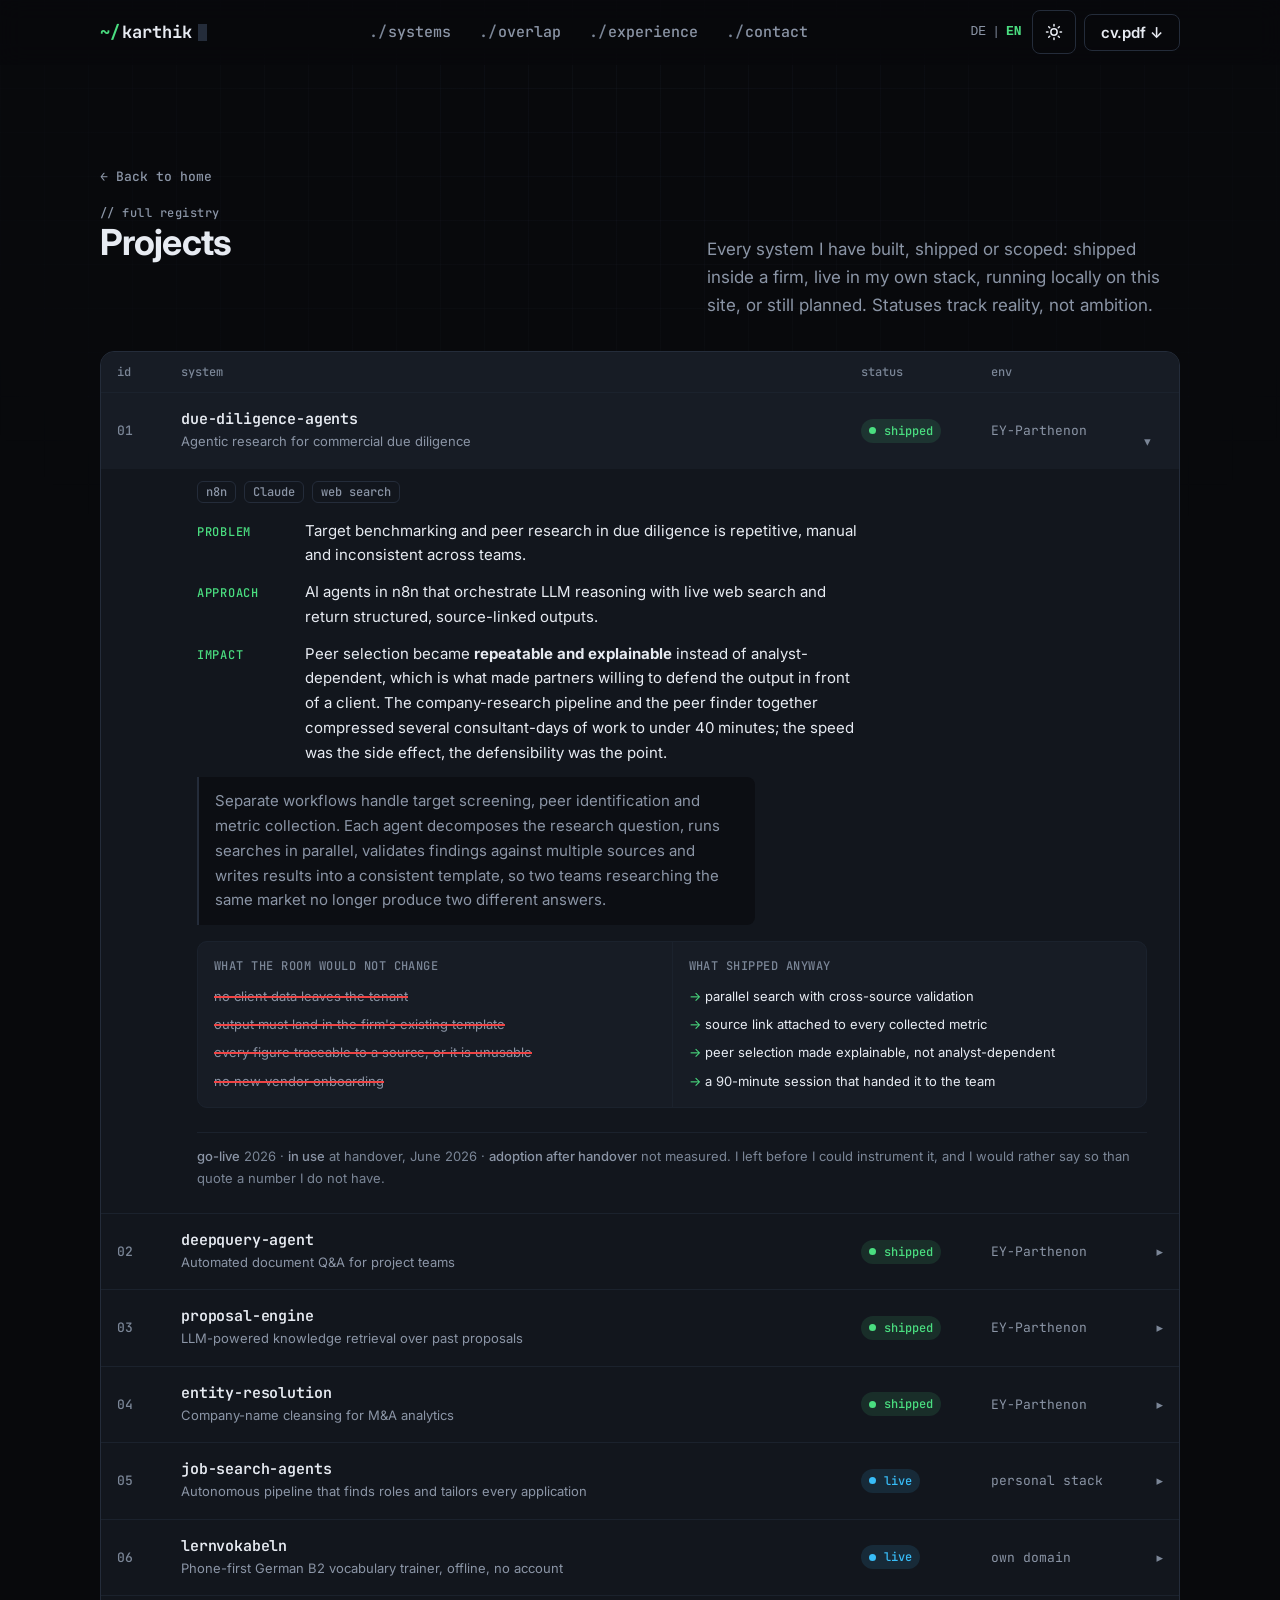
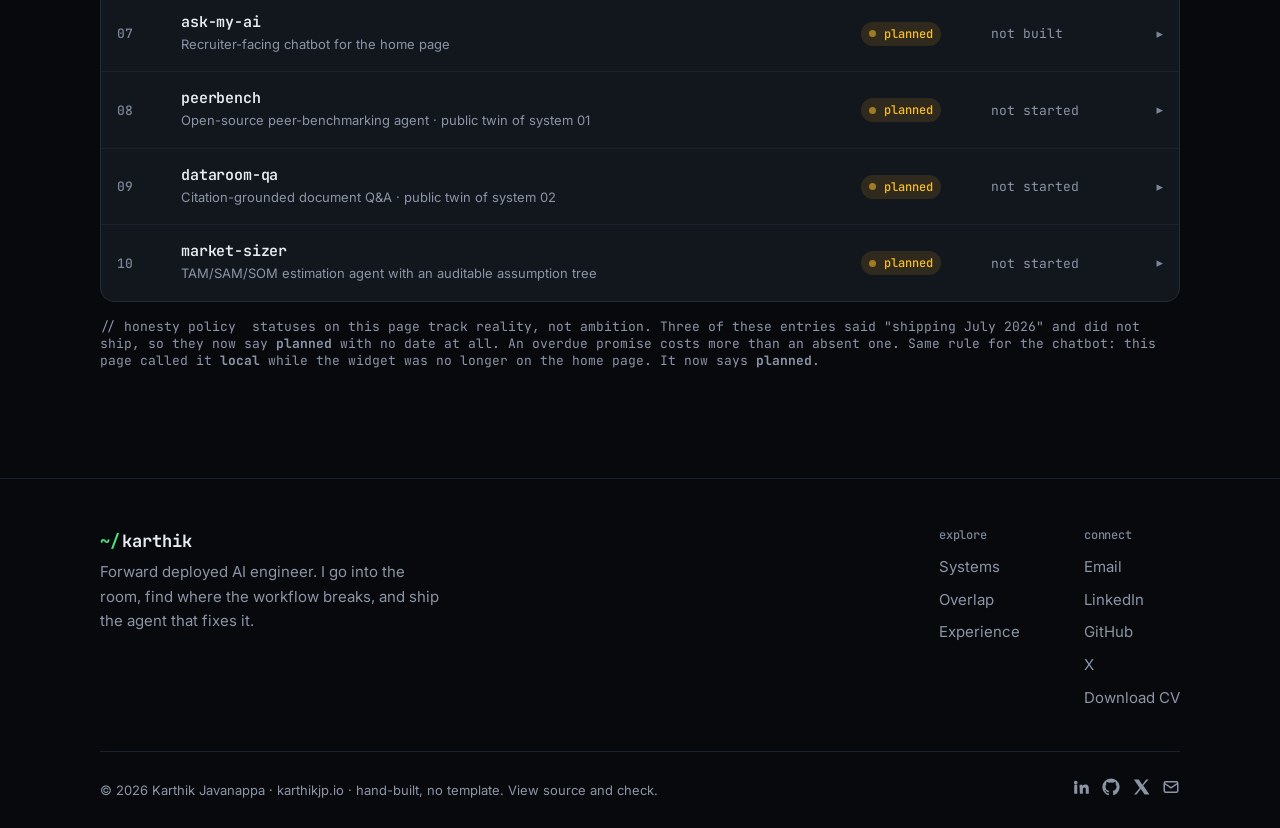
<file: en/projekte.html>
<!DOCTYPE html>
<html lang="en" data-theme="dark">
<head>
  <meta charset="UTF-8" />
  <meta name="viewport" content="width=device-width, initial-scale=1.0" />
  <title>Projects · Karthik Javanappa</title>
  <meta name="description" content="The full registry of AI systems Karthik Javanappa has built, scoped and shipped: due-diligence agents, document Q&A, entity resolution, a live job-search pipeline, and open-source tools in progress. Shipped, live, local and planned, with honest statuses." />
  <meta name="author" content="Karthik Javanappa" />
  <link rel="canonical" href="https://karthikjp.io/en/projekte.html" />

  <link rel="alternate" hreflang="de" href="https://karthikjp.io/projekte.html" />
  <link rel="alternate" hreflang="en" href="https://karthikjp.io/en/projekte.html" />
  <link rel="alternate" hreflang="x-default" href="https://karthikjp.io/projekte.html" />

  <!-- Open Graph -->
  <meta property="og:type" content="website" />
  <meta property="og:title" content="Projects · Karthik Javanappa" />
  <meta property="og:description" content="The full registry of AI systems Karthik Javanappa has built, scoped and shipped. Shipped, live, local and planned, with honest statuses." />
  <meta property="og:url" content="https://karthikjp.io/en/projekte.html" />
  <meta property="og:image" content="https://karthikjp.io/assets/og/og-en.png" />
  <meta property="og:image:width" content="1200" />
  <meta property="og:image:height" content="630" />
  <meta name="twitter:card" content="summary_large_image" />

  <link rel="icon" href="data:image/svg+xml,%3Csvg xmlns='http://www.w3.org/2000/svg' viewBox='0 0 100 100'%3E%3Crect width='100' height='100' rx='20' fill='%230a0c10'/%3E%3Ctext x='50' y='70' font-family='monospace' font-size='58' font-weight='700' text-anchor='middle' fill='%234ade80'%3E%3E_%3C/text%3E%3C/svg%3E" />

  <link rel="preconnect" href="https://fonts.googleapis.com" />
  <link rel="preconnect" href="https://fonts.gstatic.com" crossorigin />
  <link href="https://fonts.googleapis.com/css2?family=Inter:wght@400;500;600;700&family=JetBrains+Mono:wght@400;500;700&display=swap" rel="stylesheet" />

  <link rel="stylesheet" href="../assets/css/styles.css?v=20260824a" />
  <link rel="stylesheet" href="../assets/css/projects.css?v=20260824a" />

  <!-- theme before first paint. main.js runs after the body, which meant a
       returning light-theme visitor got a dark flash. Same try/catch as there. -->
  <script>
    try { var s = localStorage.getItem("kj-theme"); if (s) document.documentElement.setAttribute("data-theme", s); } catch (e) {}
  </script>
</head>
<body>

  <!-- ===================== NAV ===================== -->
  <header class="nav" id="nav">
    <div class="container nav-inner">
      <a href="../index.html" class="brand" aria-label="Karthik Javanappa, home">
        <span class="prompt" aria-hidden="true">~/</span>karthik<span class="caret" aria-hidden="true"></span>
      </a>

      <nav class="nav-links" id="navLinks" aria-label="Primary">
        <a href="../index.html#work">systems</a>
        <a href="../index.html#overlap">overlap</a>
        <a href="../index.html#experience">experience</a>
        <a href="../index.html#contact">contact</a>
        <a class="nav-menu-cta" href="../assets/Karthik_Javanappa_CV.pdf" download>cv.pdf ↓</a>
      </nav>

      <div class="nav-actions">
        <span class="lang-switch" aria-label="Language" style="display:inline-flex;align-items:center;gap:6px;font-family:var(--mono,ui-monospace,monospace);font-size:13px;margin-right:2px;">
          <a href="../projekte.html" hreflang="de" style="color:var(--muted);text-decoration:none;">DE</a>
          <span aria-hidden="true" style="color:var(--faint);">|</span>
          <span aria-current="true" style="color:var(--accent);font-weight:600;">EN</span>
        </span>
        <button class="icon-btn theme-toggle" id="themeToggle" aria-label="Toggle colour theme" title="Toggle theme">
          <svg class="sun" viewBox="0 0 24 24" fill="none" stroke="currentColor" stroke-width="2" stroke-linecap="round"><circle cx="12" cy="12" r="4.2"/><path d="M12 2v2M12 20v2M4.9 4.9l1.4 1.4M17.7 17.7l1.4 1.4M2 12h2M20 12h2M4.9 19.1l1.4-1.4M17.7 6.3l1.4-1.4"/></svg>
          <svg class="moon" viewBox="0 0 24 24" fill="currentColor"><path d="M21 12.8A9 9 0 1 1 11.2 3a7 7 0 0 0 9.8 9.8z"/></svg>
        </button>
        <a href="../assets/Karthik_Javanappa_CV.pdf" class="btn btn-ghost nav-cta" download>cv.pdf ↓</a>
        <button class="icon-btn nav-toggle" id="navToggle" aria-label="Open menu" aria-expanded="false" aria-controls="navLinks">
          <svg viewBox="0 0 24 24" fill="none" stroke="currentColor" stroke-width="2" stroke-linecap="round"><path d="M3 6h18M3 12h18M3 18h18"/></svg>
        </button>
      </div>
    </div>
  </header>

  <main>
    <section class="section" id="projects">
      <div class="container">
        <a class="back-link" href="../index.html">← Back to home</a>

        <div class="section-head">
          <p class="eyebrow">// full registry</p>
          <h2>Projects</h2>
          <p>Every system I have built, shipped or scoped: shipped inside a firm, live in my own stack, running locally on this site, or still planned. Statuses track reality, not ambition.</p>
        </div>

        <div class="registry">
          <div class="reg-head" aria-hidden="true">
            <span>id</span><span>system</span><span>status</span><span>env</span>
          </div>

          <!-- ── shipped @ EY-Parthenon ─────────────────────────────── -->
          <details class="sys" name="registry" open>
            <summary>
              <span class="sys-id">01</span>
              <span class="sys-name"><b>due-diligence-agents</b><small>Agentic research for commercial due diligence</small></span>
              <span class="sys-status s-shipped"><i></i>shipped</span>
              <span class="sys-env">EY-Parthenon</span>
              <span class="sys-chev" aria-hidden="true">▸</span>
              <!-- only on the first row, and only until any row is opened -->
              <span class="sys-poke" aria-hidden="true">click to open</span>
            </summary>
            <div class="sys-body">
              <div class="pc-tags"><span>n8n</span><span>Claude</span><span>web search</span></div>
              <dl class="pc-pai">
                <div><dt>Problem</dt><dd>Target benchmarking and peer research in due diligence is repetitive, manual and inconsistent across teams.</dd></div>
                <div><dt>Approach</dt><dd>AI agents in n8n that orchestrate LLM reasoning with live web search and return structured, source-linked outputs.</dd></div>
                <div><dt>Impact</dt><dd>Peer selection became <b>repeatable and explainable</b> instead of analyst-dependent, which is what made partners willing to defend the output in front of a client. The company-research pipeline and the peer finder together compressed several consultant-days of work to under 40 minutes; the speed was the side effect, the defensibility was the point.</dd></div>
              </dl>
              <p class="sys-more">Separate workflows handle target screening, peer identification and metric collection. Each agent decomposes the research question, runs searches in parallel, validates findings against multiple sources and writes results into a consistent template, so two teams researching the same market no longer produce two different answers.</p>

              <!-- The constraint ledger. Only someone who was in the room knows
                   what the room refused, which is the point of putting it here. -->
              <div class="ledger">
                <div class="led-col led-no">
                  <h3 class="led-title">What the room would not change</h3>
                  <ul>
                    <li>no client data leaves the tenant</li>
                    <li>output must land in the firm's existing template</li>
                    <li>every figure traceable to a source, or it is unusable</li>
                    <li>no new vendor onboarding</li>
                  </ul>
                </div>
                <div class="led-col led-yes">
                  <h3 class="led-title">What shipped anyway</h3>
                  <ul>
                    <li>parallel search with cross-source validation</li>
                    <li>source link attached to every collected metric</li>
                    <li>peer selection made explainable, not analyst-dependent</li>
                    <li>a 90-minute session that handed it to the team</li>
                  </ul>
                </div>
              </div>
              <p class="adopt"><b>go-live</b> 2026 · <b>in use</b> at handover, June 2026 · <b>adoption after handover</b> not measured. I left before I could instrument it, and I would rather say so than quote a number I do not have.</p>
            </div>
          </details>

          <details class="sys" name="registry">
            <summary>
              <span class="sys-id">02</span>
              <span class="sys-name"><b>deepquery-agent</b><small>Automated document Q&amp;A for project teams</small></span>
              <span class="sys-status s-shipped"><i></i>shipped</span>
              <span class="sys-env">EY-Parthenon</span>
              <span class="sys-chev" aria-hidden="true">▸</span>
            </summary>
            <div class="sys-body">
              <div class="pc-tags"><span>Copilot Studio</span><span>SharePoint</span><span>LLM</span></div>
              <dl class="pc-pai">
                <div><dt>Problem</dt><dd>Teams answer long lists of recurring questions from hundreds of pages of project documents. Slow and error-prone.</dd></div>
                <div><dt>Approach</dt><dd>A Copilot Studio agent: upload an Excel question list and PDF sources, the agent processes them in batches and writes answers back row by row.</dd></div>
                <div><dt>Impact</dt><dd>Cut manual document review to a fraction; reusable across new and existing projects.</dd></div>
              </dl>
              <p class="sys-more">The agent generates SharePoint upload links, monitors the repository for new files, batch-processes question sets against the source documents and produces per-batch summaries. Progress is visible in real time through the OneDrive-synced Excel file, so users watch answers appear as the agent works.</p>

              <div class="ledger">
                <div class="led-col led-no">
                  <h3 class="led-title">What the room would not change</h3>
                  <ul>
                    <li>Excel is the interface, non-negotiable</li>
                    <li>SharePoint permissions, inherited</li>
                    <li>16&nbsp;MB file cap</li>
                    <li>scanned PDFs with no text layer</li>
                  </ul>
                </div>
                <div class="led-col led-yes">
                  <h3 class="led-title">What shipped anyway</h3>
                  <ul>
                    <li>answers written back row by row into their own sheet</li>
                    <li>batching, so the cap stops being the blocker</li>
                    <li>progress visible live in the file they already had open</li>
                    <li>reusable across new and existing projects</li>
                  </ul>
                </div>
              </div>
              <p class="adopt"><b>constraint that shaped it</b> the client would not adopt a new UI, so the UI became the spreadsheet they were already using. <b>OCR on scanned pages</b> stayed unreliable: a known open edge, not a solved one.</p>
            </div>
          </details>

          <details class="sys" name="registry">
            <summary>
              <span class="sys-id">03</span>
              <span class="sys-name"><b>proposal-engine</b><small>LLM-powered knowledge retrieval over past proposals</small></span>
              <span class="sys-status s-shipped"><i></i>shipped</span>
              <span class="sys-env">EY-Parthenon</span>
              <span class="sys-chev" aria-hidden="true">▸</span>
            </summary>
            <div class="sys-body">
              <div class="pc-tags"><span>Claude</span><span>Copilot Studio</span><span>Graph API</span></div>
              <dl class="pc-pai">
                <div><dt>Problem</dt><dd>Years of RFP and proposal knowledge sit in scattered files; teams rebuild content from scratch and ask around for precedents.</dd></div>
                <div><dt>Approach</dt><dd>A central repository with LLM-based metadata extraction and a parent/child agent pipeline for retrieval, surfaced through a chat interface.</dd></div>
                <div><dt>Impact</dt><dd>MVP in use by the team. Honest limits of that MVP: a 16&nbsp;MB file cap, unreliable OCR on scanned documents, no semantic search and no per-team access control, which is exactly why the redesign below exists. Retrieval time improved; I never instrumented it, so I won't quote a number.</dd></div>
              </dl>
              <p class="sys-more">The MVP runs on Copilot Studio with SharePoint storage and automated notifications. The redesign I scoped before handing over moves it to a VS Code extension on GitHub Copilot Chat, with Claude as the LLM and the Microsoft Graph API for semantic search over per-team repositories, which removes the MVP's file-size, OCR and access-control limits. I left in June 2026, so whether that redesign got built is not mine to claim.</p>
            </div>
          </details>

          <details class="sys" name="registry">
            <summary>
              <span class="sys-id">04</span>
              <span class="sys-name"><b>entity-resolution</b><small>Company-name cleansing for M&amp;A analytics</small></span>
              <span class="sys-status s-shipped"><i></i>shipped</span>
              <span class="sys-env">EY-Parthenon</span>
              <span class="sys-chev" aria-hidden="true">▸</span>
            </summary>
            <div class="sys-body">
              <div class="pc-tags"><span>Python</span><span>ML</span><span>Azure</span></div>
              <dl class="pc-pai">
                <div><dt>Problem</dt><dd>M&amp;A datasets are full of messy company names and unclear ownership structures; manual cleansing eats analyst time.</dd></div>
                <div><dt>Approach</dt><dd>A modular pipeline combining deterministic rules, ML matching and targeted web search to cleanse names and map parent–child relationships.</dd></div>
                <div><dt>Impact</dt><dd>Reduced manual effort and improved consistency of entity data across M&amp;A analytics.</dd></div>
              </dl>
              <p class="sys-more">Deterministic rules catch the common normalisation cases cheaply, an ML matcher resolves near-duplicates, and web search handles the long tail of ambiguous entities. Each stage only escalates what it can't resolve, keeping the pipeline fast and auditable. The same architecture supports follow-on benchmarking and peer-research workflows.</p>
            </div>
          </details>

          <!-- ── live personal systems ──────────────────────────────── -->
          <details class="sys" name="registry">
            <summary>
              <span class="sys-id">05</span>
              <span class="sys-name"><b>job-search-agents</b><small>Autonomous pipeline that finds roles and tailors every application</small></span>
              <span class="sys-status s-live"><i></i>live</span>
              <span class="sys-env">personal stack</span>
              <span class="sys-chev" aria-hidden="true">▸</span>
            </summary>
            <div class="sys-body">
              <div class="pc-tags"><span>Claude agents</span><span>Airtable</span><span>agent skills</span></div>
              <dl class="pc-pai">
                <div><dt>Problem</dt><dd>Applying well takes hours per role, and good postings slip past while you're busy tailoring the last one.</dd></div>
                <div><dt>Approach</dt><dd>A two-agent pipeline. A discovery agent scans new postings and scores each one against a structured archive of my experience, writing ranked leads into an Airtable tracker. An application agent then takes a queued lead and produces a tailored CV, cover letter and company one-pager, files everything into a dated application folder and updates the tracker.</dd></div>
                <div><dt>Impact</dt><dd>Every application is genuinely tailored, nothing falls through the cracks, and the whole pipeline is visible on one dashboard. Running daily in my own search.</dd></div>
              </dl>
              <p class="sys-more">Built as Claude agent skills with Airtable as the system of record: a Searches table feeds the discovery agent, scored leads land in a review queue, and moving a lead to "Queue" triggers the application workflow. If you're a recruiter reading a tailored application from me, there's a decent chance this system drafted the first version.</p>
            </div>
          </details>

          <details class="sys" name="registry">
            <summary>
              <span class="sys-id">06</span>
              <span class="sys-name"><b>lernvokabeln</b><small>Phone-first German B2 vocabulary trainer, offline, no account</small></span>
              <span class="sys-status s-live"><i></i>live</span>
              <span class="sys-env">own domain</span>
              <span class="sys-chev" aria-hidden="true">▸</span>
            </summary>
            <div class="sys-body">
              <div class="pc-tags"><span>vanilla JS</span><span>PWA</span><span>localStorage</span><span>no backend</span></div>
              <dl class="pc-pai">
                <div><dt>Problem</dt><dd>At B2 learners stall because they recognise words but cannot produce them. Ordinary flashcards drill exactly the half that already works.</dd></div>
                <div><dt>Approach</dt><dd>One adaptive session instead of separate learn and practice modes. A five-box Leitner system decides per word which exercise comes next: flashcard, tap the article, type the word, and finally a task in the B2 production format. Every word carries two axes, passive and active, and only counts as learned once it has been written out.</dd></div>
                <div><dt>Status</dt><dd><b>Live at <a href="https://lernvokabeln.com" target="_blank" rel="noopener">lernvokabeln.com</a>.</b> 712 words from Kompass DaF B2.1, Lektion 1 to 5. Installable as a PWA, works offline. <b>Usage not measured</b>: there is no account and no tracking, so I have no numbers and will not quote any.</dd></div>
              </dl>
              <p class="sys-more">No framework, no build step, no backend. All progress lives in the device's localStorage, which is a decision with a known open edge: switch devices and you start over. An account would fix it and would also break the promise that the app knows nothing about you. Source at <a href="https://github.com/karthikjpio/Lernvokabeln" target="_blank" rel="noopener">github.com/karthikjpio/Lernvokabeln</a>.</p>
            </div>
          </details>

          <!-- ── planned. deliberately undated: see the honesty note below ── -->
          <details class="sys" name="registry">
            <summary>
              <span class="sys-id">07</span>
              <span class="sys-name"><b>ask-my-ai</b><small>Recruiter-facing chatbot for the home page</small></span>
              <span class="sys-status s-planned"><i></i>planned</span>
              <span class="sys-env">not built</span>
              <span class="sys-chev" aria-hidden="true">▸</span>
            </summary>
            <div class="sys-body">
              <div class="pc-tags"><span>n8n</span><span>webhook</span><span>vanilla JS</span></div>
              <dl class="pc-pai">
                <div><dt>Problem</dt><dd>Recruiters skim. They have one specific question ("has he done X?") and a static page makes them dig for it.</dd></div>
                <div><dt>Approach</dt><dd>A chat widget in the corner of the home page. Two tiers were planned: a zero-dependency keyword-matched knowledge base baked into the page, and an n8n LLM workflow behind a webhook that it upgrades to transparently when the endpoint is set.</dd></div>
                <div><dt>Status</dt><dd><b>Scoped, not built.</b> The widget is not on the home page, so this row says <code>planned</code>. An earlier version ran a local tier with typo-tolerant keyword matching over a hand-written knowledge base; it came out when the home page was cut back. When the widget is there again, this row changes, and not before.</dd></div>
              </dl>
              <p class="sys-more">Dependency-free JavaScript, fuzzy matching, graceful degradation by design. I would rather have this row say <code>planned</code> than send you to a corner of the page with nothing in it.</p>
            </div>
          </details>

          <details class="sys" name="registry">
            <summary>
              <span class="sys-id">08</span>
              <span class="sys-name"><b>peerbench</b><small>Open-source peer-benchmarking agent · public twin of system 01</small></span>
              <span class="sys-status s-planned"><i></i>planned</span>
              <span class="sys-env">not started</span>
              <span class="sys-chev" aria-hidden="true">▸</span>
            </summary>
            <div class="sys-body">
              <div class="pc-tags"><span>Python</span><span>Claude API</span><span>web search</span></div>
              <dl class="pc-pai">
                <div><dt>Problem</dt><dd>My due-diligence agents live inside a firm's walls, so I can't show you the code. This one you'll be able to run yourself.</dd></div>
                <div><dt>Approach</dt><dd>Give it a target company; it identifies peers, collects comparable metrics with live web search, validates across sources and emits a sourced comparison table plus a short benchmarking memo.</dd></div>
                <div><dt>Status</dt><dd>Scoped, not started. No date, because I gave one before and missed it. The repo link lands here when the code is public, and not a day earlier.</dd></div>
              </dl>
            </div>
          </details>

          <details class="sys" name="registry">
            <summary>
              <span class="sys-id">09</span>
              <span class="sys-name"><b>dataroom-qa</b><small>Citation-grounded document Q&amp;A · public twin of system 02</small></span>
              <span class="sys-status s-planned"><i></i>planned</span>
              <span class="sys-env">not started</span>
              <span class="sys-chev" aria-hidden="true">▸</span>
            </summary>
            <div class="sys-body">
              <div class="pc-tags"><span>Python</span><span>RAG</span><span>citations</span></div>
              <dl class="pc-pai">
                <div><dt>Problem</dt><dd>Data-room Q&amp;A tools that can't cite the page they got an answer from aren't usable in diligence.</dd></div>
                <div><dt>Approach</dt><dd>Drop in PDFs and a question list (CSV/Excel); it answers each question with page-level citations and flags the ones it can't ground in the documents. Refusing beats hallucinating.</dd></div>
                <div><dt>Status</dt><dd>Scoped, not started. No date, because I gave one before and missed it. The repo link lands here when the code is public, and not a day earlier.</dd></div>
              </dl>
            </div>
          </details>

          <details class="sys" name="registry">
            <summary>
              <span class="sys-id">10</span>
              <span class="sys-name"><b>market-sizer</b><small>TAM/SAM/SOM estimation agent with an auditable assumption tree</small></span>
              <span class="sys-status s-planned"><i></i>planned</span>
              <span class="sys-env">not started</span>
              <span class="sys-chev" aria-hidden="true">▸</span>
            </summary>
            <div class="sys-body">
              <div class="pc-tags"><span>Python</span><span>Claude API</span><span>structured output</span></div>
              <dl class="pc-pai">
                <div><dt>Problem</dt><dd>LLMs will happily hand you a market size with no way to check the maths.</dd></div>
                <div><dt>Approach</dt><dd>Describe a market; the agent builds a top-down and bottom-up sizing as an explicit assumption tree: every number sourced or flagged as an assumption you can edit, with the estimate recomputing from your inputs.</dd></div>
                <div><dt>Status</dt><dd>Scoped, not started. No date, because I gave one before and missed it. The repo link lands here when the code is public, and not a day earlier.</dd></div>
              </dl>
            </div>
          </details>
        </div>

        <p class="reg-foot"><span class="dep-label">// honesty policy</span> statuses on this page track reality, not ambition. Three of these entries said "shipping July 2026" and did not ship, so they now say <b>planned</b> with no date at all. An overdue promise costs more than an absent one. Same rule for the chatbot: this page called it <b>local</b> while the widget was no longer on the home page. It now says <b>planned</b>.</p>
      </div>
    </section>
  </main>

  <!-- ===================== FOOTER ===================== -->
  <footer class="footer">
    <div class="container">
      <div class="footer-top">
        <div class="footer-brand">
          <a href="../index.html" class="brand"><span class="prompt" aria-hidden="true">~/</span>karthik</a>
          <p>Forward deployed AI engineer. I go into the room, find where the workflow breaks, and ship the agent that fixes it.</p>
        </div>
        <div class="footer-cols">
          <div class="footer-col">
            <h5>explore</h5>
            <a href="../index.html#work">Systems</a>
            <a href="../index.html#overlap">Overlap</a>
            <a href="../index.html#experience">Experience</a>
          </div>
          <div class="footer-col">
            <h5>connect</h5>
            <a href="mailto:kjavanappa@gmail.com">Email</a>
            <a href="https://www.linkedin.com/in/karthikjp/" target="_blank" rel="noopener">LinkedIn</a>
            <a href="https://github.com/karthikjpio" target="_blank" rel="noopener">GitHub</a>
            <a href="https://x.com/karthikjpio" target="_blank" rel="noopener">X</a>
            <a href="../assets/Karthik_Javanappa_CV.pdf" download>Download CV</a>
          </div>
        </div>
      </div>
      <div class="footer-bottom">
        <p>© <span id="year">2026</span> Karthik Javanappa · karthikjp.io · hand-built, no template. View source and check.</p>
        <div class="footer-social">
          <a href="https://www.linkedin.com/in/karthikjp/" target="_blank" rel="noopener" aria-label="LinkedIn"><svg viewBox="0 0 24 24" fill="currentColor"><path d="M4.98 3.5a2.5 2.5 0 1 1 0 5 2.5 2.5 0 0 1 0-5zM3 9h4v12H3zM10 9h3.8v1.7h.05c.53-1 1.83-2.05 3.77-2.05 4.03 0 4.78 2.65 4.78 6.1V21h-4v-5.4c0-1.3-.02-2.96-1.8-2.96-1.8 0-2.08 1.4-2.08 2.86V21h-4z"/></svg></a>
          <a href="https://github.com/karthikjpio" target="_blank" rel="noopener" aria-label="GitHub"><svg viewBox="0 0 24 24" fill="currentColor"><path d="M12 .5A11.5 11.5 0 0 0 .5 12c0 5.08 3.29 9.39 7.86 10.91.58.11.79-.25.79-.56v-1.98c-3.2.7-3.87-1.54-3.87-1.54-.53-1.34-1.29-1.7-1.29-1.7-1.05-.72.08-.7.08-.7 1.16.08 1.77 1.19 1.77 1.19 1.03 1.77 2.7 1.26 3.36.96.1-.75.4-1.26.73-1.55-2.55-.29-5.24-1.28-5.24-5.69 0-1.26.45-2.29 1.19-3.1-.12-.29-.52-1.46.11-3.05 0 0 .96-.31 3.15 1.18a10.9 10.9 0 0 1 5.74 0c2.18-1.49 3.14-1.18 3.14-1.18.63 1.59.23 2.76.11 3.05.74.81 1.19 1.84 1.19 3.1 0 4.42-2.69 5.39-5.25 5.68.41.36.78 1.06.78 2.14v3.17c0 .31.21.68.8.56A11.5 11.5 0 0 0 12 .5z"/></svg></a>
          <a href="https://x.com/karthikjpio" target="_blank" rel="noopener" aria-label="X"><svg viewBox="0 0 24 24" fill="currentColor"><path d="M18.9 2H22l-7 8 8.2 12h-6.4l-5-7.3L5.9 22H2.8l7.5-8.6L2.5 2H9l4.7 6.9z"/></svg></a>
          <a href="mailto:kjavanappa@gmail.com" aria-label="Email"><svg viewBox="0 0 24 24" fill="none" stroke="currentColor" stroke-width="2"><rect x="3" y="5" width="18" height="14" rx="2"/><path d="m3 7 9 6 9-6"/></svg></a>
        </div>
      </div>
    </div>
  </footer>

  <a href="#projects" class="to-top" id="toTop" aria-label="Back to top">
    <svg viewBox="0 0 24 24" fill="none" stroke="currentColor" stroke-width="2.2" stroke-linecap="round" stroke-linejoin="round"><path d="M12 19V5M5 12l7-7 7 7"/></svg>
  </a>

  <script src="../assets/js/main.js?v=20260824a"></script>
</body>
</html>
</file>
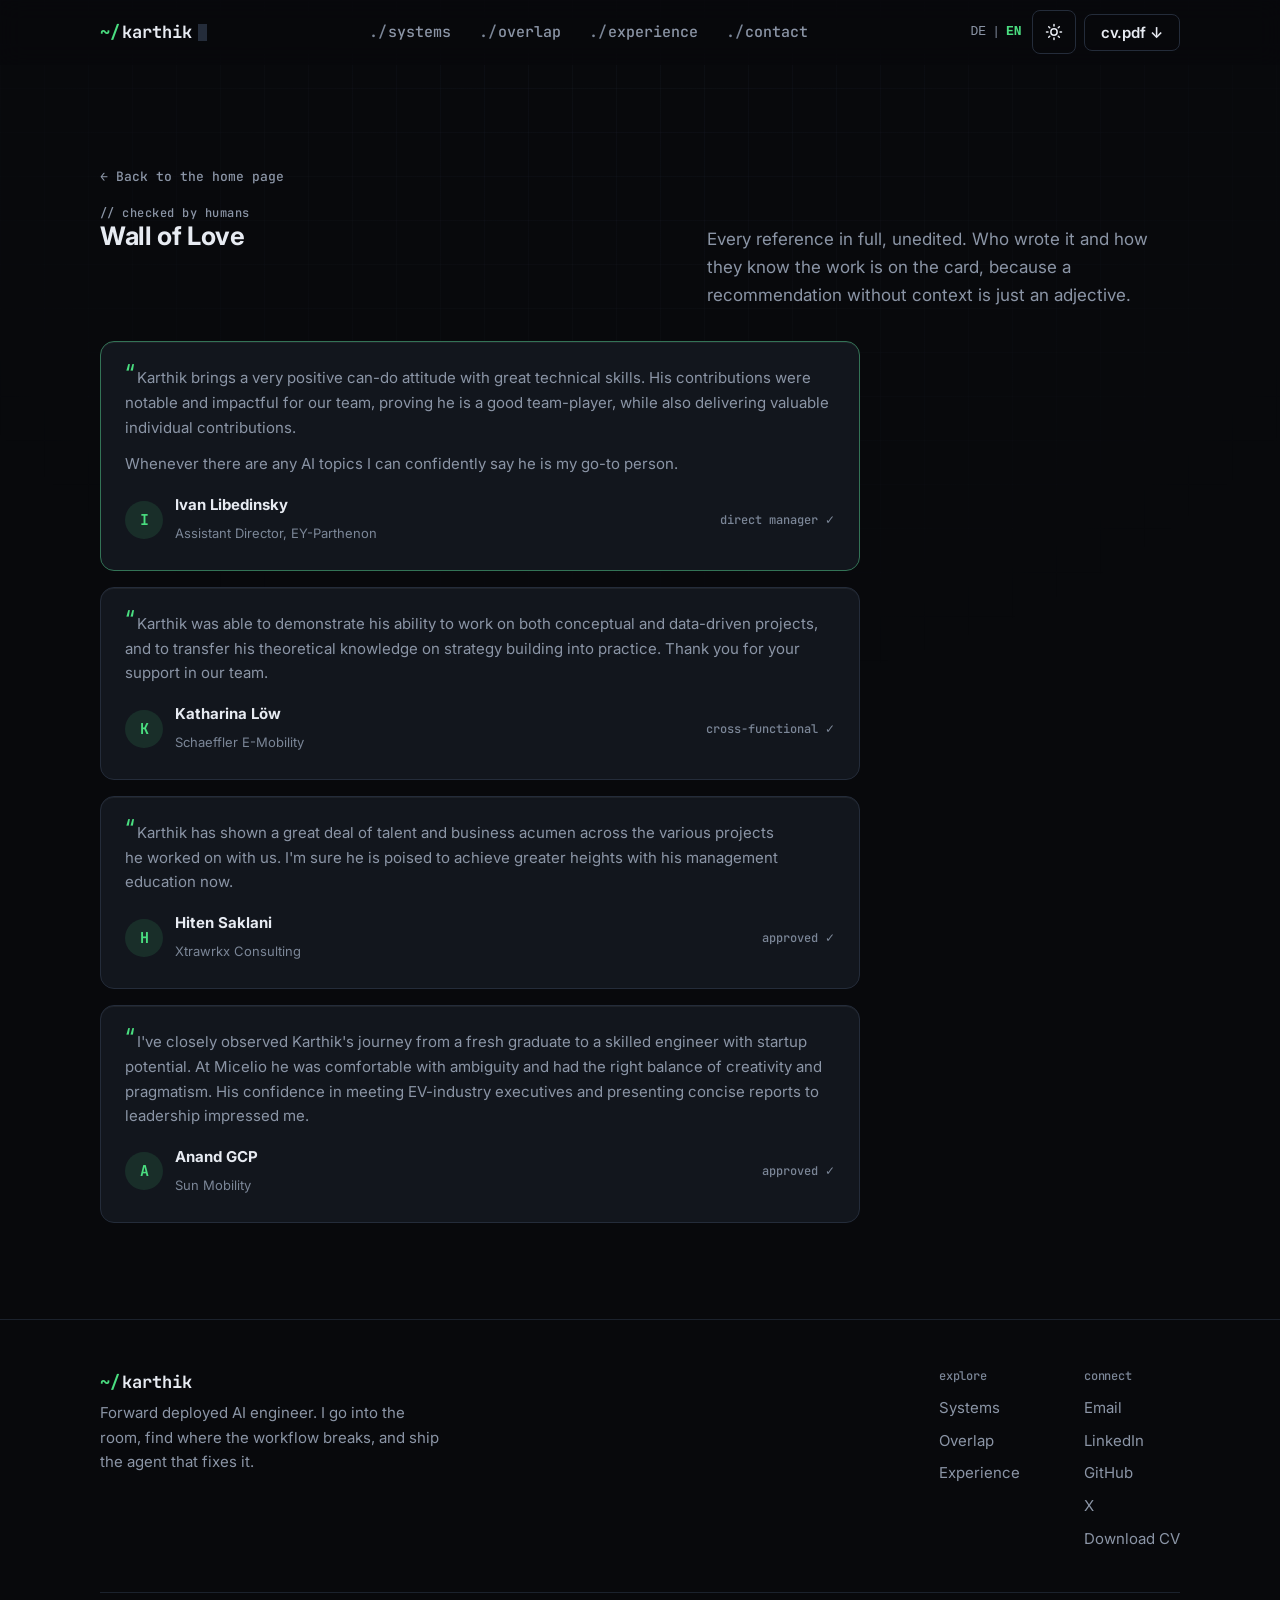
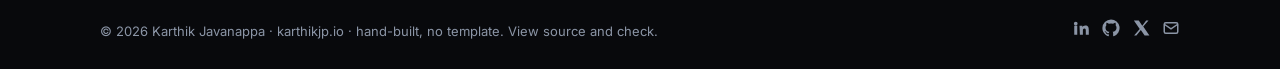
<file: en/wall-of-love.html>
<!DOCTYPE html>
<html lang="en" data-theme="dark">
<head>
  <meta charset="UTF-8" />
  <meta name="viewport" content="width=device-width, initial-scale=1.0" />
  <title>Wall of Love · Karthik Javanappa</title>
  <meta name="description" content="Every reference for Karthik Javanappa in full: EY-Parthenon, Schaeffler E-Mobility, Xtrawrkx and Sun Mobility. Unedited, with the role and context of the person who wrote it." />
  <meta name="author" content="Karthik Javanappa" />
  <link rel="canonical" href="https://karthikjp.io/en/wall-of-love.html" />

  <link rel="alternate" hreflang="de" href="https://karthikjp.io/wall-of-love.html" />
  <link rel="alternate" hreflang="en" href="https://karthikjp.io/en/wall-of-love.html" />
  <link rel="alternate" hreflang="x-default" href="https://karthikjp.io/wall-of-love.html" />

  <!-- Open Graph -->
  <meta property="og:type" content="website" />
  <meta property="og:title" content="Wall of Love · Karthik Javanappa" />
  <meta property="og:description" content="Every reference for Karthik Javanappa in full: EY-Parthenon, Schaeffler E-Mobility, Xtrawrkx and Sun Mobility. Unedited, with the role and context of the person who wrote it." />
  <meta property="og:url" content="https://karthikjp.io/en/wall-of-love.html" />
  <meta property="og:image" content="https://karthikjp.io/assets/og/og-en.png" />
  <meta property="og:image:width" content="1200" />
  <meta property="og:image:height" content="630" />
  <meta name="twitter:card" content="summary_large_image" />

  <link rel="icon" href="data:image/svg+xml,%3Csvg xmlns='http://www.w3.org/2000/svg' viewBox='0 0 100 100'%3E%3Crect width='100' height='100' rx='20' fill='%230a0c10'/%3E%3Ctext x='50' y='70' font-family='monospace' font-size='58' font-weight='700' text-anchor='middle' fill='%234ade80'%3E%3E_%3C/text%3E%3C/svg%3E" />

  <link rel="preconnect" href="https://fonts.googleapis.com" />
  <link rel="preconnect" href="https://fonts.gstatic.com" crossorigin />
  <link href="https://fonts.googleapis.com/css2?family=Inter:wght@400;500;600;700&family=JetBrains+Mono:wght@400;500;700&display=swap" rel="stylesheet" />

  <link rel="stylesheet" href="../assets/css/styles.css?v=20260824a" />
  <link rel="stylesheet" href="../assets/css/projects.css?v=20260824a" />

  <!-- theme before first paint. main.js runs after the body, which meant a
       returning light-theme visitor got a dark flash. Same try/catch as there. -->
  <script>
    try { var s = localStorage.getItem("kj-theme"); if (s) document.documentElement.setAttribute("data-theme", s); } catch (e) {}
  </script>
</head>
<body>

  <!-- ===================== NAV ===================== -->
  <header class="nav" id="nav">
    <div class="container nav-inner">
      <a href="../index.html" class="brand" aria-label="Karthik Javanappa, home">
        <span class="prompt" aria-hidden="true">~/</span>karthik<span class="caret" aria-hidden="true"></span>
      </a>

      <nav class="nav-links" id="navLinks" aria-label="Primary">
        <a href="../index.html#work">systems</a>
        <a href="../index.html#overlap">overlap</a>
        <a href="../index.html#experience">experience</a>
        <a href="../index.html#contact">contact</a>
        <a class="nav-menu-cta" href="../assets/Karthik_Javanappa_CV.pdf" download>cv.pdf ↓</a>
      </nav>

      <div class="nav-actions">
        <span class="lang-switch" aria-label="Language" style="display:inline-flex;align-items:center;gap:6px;font-family:var(--mono,ui-monospace,monospace);font-size:13px;margin-right:2px;">
          <a href="../wall-of-love.html" hreflang="de" style="color:var(--muted);text-decoration:none;">DE</a>
          <span aria-hidden="true" style="color:var(--faint);">|</span>
          <span aria-current="true" style="color:var(--accent);font-weight:600;">EN</span>
        </span>
        <button class="icon-btn theme-toggle" id="themeToggle" aria-label="Toggle colour theme" title="Toggle theme">
          <svg class="sun" viewBox="0 0 24 24" fill="none" stroke="currentColor" stroke-width="2" stroke-linecap="round"><circle cx="12" cy="12" r="4.2"/><path d="M12 2v2M12 20v2M4.9 4.9l1.4 1.4M17.7 17.7l1.4 1.4M2 12h2M20 12h2M4.9 19.1l1.4-1.4M17.7 6.3l1.4-1.4"/></svg>
          <svg class="moon" viewBox="0 0 24 24" fill="currentColor"><path d="M21 12.8A9 9 0 1 1 11.2 3a7 7 0 0 0 9.8 9.8z"/></svg>
        </button>
        <a href="../assets/Karthik_Javanappa_CV.pdf" class="btn btn-ghost nav-cta" download>cv.pdf ↓</a>
        <button class="icon-btn nav-toggle" id="navToggle" aria-label="Open menu" aria-expanded="false" aria-controls="navLinks">
          <svg viewBox="0 0 24 24" fill="none" stroke="currentColor" stroke-width="2" stroke-linecap="round"><path d="M3 6h18M3 12h18M3 18h18"/></svg>
        </button>
      </div>
    </div>
  </header>

  <main>
    <section class="section" id="wall">
      <div class="container">
        <a class="back-link" href="index.html">← Back to the home page</a>

        <div class="section-head">
          <p class="eyebrow">// checked by humans</p>
          <h1>Wall of Love</h1>
          <p>Every reference in full, unedited. Who wrote it and how they know the work is on the card, because a recommendation without context is just an adjective.</p>
        </div>

        <div class="wall-grid">
          <figure class="quote-card quote-feature">
            <blockquote>
              <p>Karthik brings a very positive can-do attitude with great technical skills. His contributions were notable and impactful for our team, proving he is a good team-player, while also delivering valuable individual contributions.</p>
              <p>Whenever there are any AI topics I can confidently say he is my go-to person.</p>
            </blockquote>
            <figcaption class="quote-who">
              <span class="av">I</span>
              <div><b>Ivan Libedinsky</b><span>Assistant Director, EY-Parthenon</span></div>
              <span class="q-ok" aria-hidden="true">direct manager ✓</span>
            </figcaption>
          </figure>
          <figure class="quote-card">
            <blockquote><p>Karthik was able to demonstrate his ability to work on both conceptual and data-driven projects, and to transfer his theoretical knowledge on strategy building into practice. Thank you for your support in our team.</p></blockquote>
            <figcaption class="quote-who">
              <span class="av">K</span>
              <div><b>Katharina Löw</b><span>Schaeffler E-Mobility</span></div>
              <span class="q-ok" aria-hidden="true">cross-functional ✓</span>
            </figcaption>
          </figure>
          <figure class="quote-card">
            <blockquote><p>Karthik has shown a great deal of talent and business acumen across the various projects he worked on with us. I'm sure he is poised to achieve greater heights with his management education now.</p></blockquote>
            <figcaption class="quote-who">
              <span class="av">H</span>
              <div><b>Hiten Saklani</b><span>Xtrawrkx Consulting</span></div>
              <span class="q-ok" aria-hidden="true">approved ✓</span>
            </figcaption>
          </figure>
          <figure class="quote-card">
            <blockquote><p>I've closely observed Karthik's journey from a fresh graduate to a skilled engineer with startup potential. At Micelio he was comfortable with ambiguity and had the right balance of creativity and pragmatism. His confidence in meeting EV-industry executives and presenting concise reports to leadership impressed me.</p></blockquote>
            <figcaption class="quote-who">
              <span class="av">A</span>
              <div><b>Anand GCP</b><span>Sun Mobility</span></div>
              <span class="q-ok" aria-hidden="true">approved ✓</span>
            </figcaption>
          </figure>
        </div>
      </div>
    </section>
  </main>

  <!-- ===================== FOOTER ===================== -->
  <footer class="footer">
    <div class="container">
      <div class="footer-top">
        <div class="footer-brand">
          <a href="../index.html" class="brand"><span class="prompt" aria-hidden="true">~/</span>karthik</a>
          <p>Forward deployed AI engineer. I go into the room, find where the workflow breaks, and ship the agent that fixes it.</p>
        </div>
        <div class="footer-cols">
          <div class="footer-col">
            <h5>explore</h5>
            <a href="../index.html#work">Systems</a>
            <a href="../index.html#overlap">Overlap</a>
            <a href="../index.html#experience">Experience</a>
          </div>
          <div class="footer-col">
            <h5>connect</h5>
            <a href="mailto:kjavanappa@gmail.com">Email</a>
            <a href="https://www.linkedin.com/in/karthikjp/" target="_blank" rel="noopener">LinkedIn</a>
            <a href="https://github.com/karthikjpio" target="_blank" rel="noopener">GitHub</a>
            <a href="https://x.com/karthikjpio" target="_blank" rel="noopener">X</a>
            <a href="../assets/Karthik_Javanappa_CV.pdf" download>Download CV</a>
          </div>
        </div>
      </div>
      <div class="footer-bottom">
        <p>© <span id="year">2026</span> Karthik Javanappa · karthikjp.io · hand-built, no template. View source and check.</p>
        <div class="footer-social">
          <a href="https://www.linkedin.com/in/karthikjp/" target="_blank" rel="noopener" aria-label="LinkedIn"><svg viewBox="0 0 24 24" fill="currentColor"><path d="M4.98 3.5a2.5 2.5 0 1 1 0 5 2.5 2.5 0 0 1 0-5zM3 9h4v12H3zM10 9h3.8v1.7h.05c.53-1 1.83-2.05 3.77-2.05 4.03 0 4.78 2.65 4.78 6.1V21h-4v-5.4c0-1.3-.02-2.96-1.8-2.96-1.8 0-2.08 1.4-2.08 2.86V21h-4z"/></svg></a>
          <a href="https://github.com/karthikjpio" target="_blank" rel="noopener" aria-label="GitHub"><svg viewBox="0 0 24 24" fill="currentColor"><path d="M12 .5A11.5 11.5 0 0 0 .5 12c0 5.08 3.29 9.39 7.86 10.91.58.11.79-.25.79-.56v-1.98c-3.2.7-3.87-1.54-3.87-1.54-.53-1.34-1.29-1.7-1.29-1.7-1.05-.72.08-.7.08-.7 1.16.08 1.77 1.19 1.77 1.19 1.03 1.77 2.7 1.26 3.36.96.1-.75.4-1.26.73-1.55-2.55-.29-5.24-1.28-5.24-5.69 0-1.26.45-2.29 1.19-3.1-.12-.29-.52-1.46.11-3.05 0 0 .96-.31 3.15 1.18a10.9 10.9 0 0 1 5.74 0c2.18-1.49 3.14-1.18 3.14-1.18.63 1.59.23 2.76.11 3.05.74.81 1.19 1.84 1.19 3.1 0 4.42-2.69 5.39-5.25 5.68.41.36.78 1.06.78 2.14v3.17c0 .31.21.68.8.56A11.5 11.5 0 0 0 12 .5z"/></svg></a>
          <a href="https://x.com/karthikjpio" target="_blank" rel="noopener" aria-label="X"><svg viewBox="0 0 24 24" fill="currentColor"><path d="M18.9 2H22l-7 8 8.2 12h-6.4l-5-7.3L5.9 22H2.8l7.5-8.6L2.5 2H9l4.7 6.9z"/></svg></a>
          <a href="mailto:kjavanappa@gmail.com" aria-label="Email"><svg viewBox="0 0 24 24" fill="none" stroke="currentColor" stroke-width="2"><rect x="3" y="5" width="18" height="14" rx="2"/><path d="m3 7 9 6 9-6"/></svg></a>
        </div>
      </div>
    </div>
  </footer>

  <a href="#wall" class="to-top" id="toTop" aria-label="Back to top">
    <svg viewBox="0 0 24 24" fill="none" stroke="currentColor" stroke-width="2.2" stroke-linecap="round" stroke-linejoin="round"><path d="M12 19V5M5 12l7-7 7 7"/></svg>
  </a>

  <script src="../assets/js/main.js?v=20260824a"></script>
</body>
</html>
</file>
<file: assets/css/styles.css>
/* ===========================================================================
   Karthik Javanappa, "agent workspace" design
   Dark-first terminal aesthetic. Inter for humans, JetBrains Mono for machines.
   =========================================================================== */

/* ---------- tokens ---------- */
:root {
  --font-body: "Inter", system-ui, -apple-system, sans-serif;
  --font-mono: "JetBrains Mono", ui-monospace, "SF Mono", Menlo, monospace;

  --bg: #08090c;
  --bg-2: #0c0e13;
  --card: #12161d;
  --card-2: #171c25;
  --border: #242c3a;
  --border-soft: #1b222d;
  --text: #e7ebf2;
  --muted: #8b95a6;
  --faint: #7b8697;          /* min 4.74:1 across all four surfaces. Do not darken:
                                #727d8e looked like a better hierarchy step and was 4.19. */

  --accent: #4ade80;           /* terminal green */
  --accent-dim: rgba(74, 222, 128, .12);
  --live: #38bdf8;             /* cyan */
  --live-dim: rgba(56, 189, 248, .12);
  --build: #fbbf24;            /* amber */
  --build-dim: rgba(251, 191, 36, .12);

  /* a 40px blur over near-black shifted under one 8-bit step per 10px, so the old
     shadow was invisible. The tight first layer and the inset top highlight are
     what actually read as raised on a dark surface. */
  --shadow: 0 1px 2px rgba(0, 0, 0, .55), 0 22px 48px -20px rgba(0, 0, 0, .9);
  --edge: inset 0 1px 0 rgba(255, 255, 255, .055);
  /* the portrait is the one foreground element: a top-lit gradient and a long
     shadow are what separate a designed surface from a filled div. */
  --shadow-hero: 0 1px 0 rgba(255,255,255,.07), 0 2px 6px rgba(0,0,0,.5), 0 44px 88px -36px rgba(0,0,0,1);
  --surface-hero: linear-gradient(168deg, #191e28 0%, #12161d 62%);
  --warn: #ef4444;
  --radius: 10px;
  --radius-lg: 14px;
  /* one curve for the whole site: fast out of the gate, long settle. */
  --ease: cubic-bezier(.2, .7, .2, 1);

  /* Display tier only: body size follows reading distance, not canvas width, so
     prose and mono chrome stay fixed. Floors are the measured mobile values;
     raising them re-breaks density. The old 3.1vw slope left 620-838px at a 1.24
     h1:lead ratio. Tracking travels with size, one value across 26-54px being
     wrong at both ends. */
  --t-lg:  clamp(1.25rem,   1.1786rem + 0.3571vw, 1.5rem);    /* 20 -> 24 */
  --t-xl:  clamp(1.4375rem, 1.1696rem + 1.3393vw, 2.375rem);  /* 23 -> 38 */
  --t-2xl: clamp(1.625rem,  1.125rem  + 2.5vw,    3.375rem);  /* 26 -> 54 */
  --track-lg: -.015em;
  --track-xl: -.025em;
  --track-2xl: -.035em;
}

[data-theme="light"] {
  --bg: #f7f7f4;
  --bg-2: #efefe9;
  --card: #ffffff;
  --card-2: #fbfbf8;
  /* #dcdcd2 gave a white card on near-white ground no surface step at all, so
     every card dissolved. Borders are not text: no contrast assertion moves. */
  --border: #cdccbf;
  --border-soft: #dedcd0;
  --text: #1b1f26;
  --muted: #5b6472;
  --faint: #626b77;          /* min 4.68:1; #6b7480 was 4.10 on --bg-2 */

  --accent: #116932;         /* was 4.35:1 as text on --bg-2, below AA */
  --accent-dim: rgba(17, 105, 50, .10);
  --live: #0369a1;
  --live-dim: rgba(3, 105, 161, .09);
  --build: #96450a;         /* #b45309 was 4.23 on its own --build-dim pill */
  --build-dim: rgba(180, 83, 9, .10);

  --shadow: 0 1px 2px rgba(20, 24, 30, .06), 0 18px 40px -20px rgba(20, 24, 30, .18);
  /* dark mode gets its surface step from an inset top highlight, which does
     nothing on white. Light mode needs a real drop instead. */
  --edge: inset 0 1px 0 rgba(255, 255, 255, 1), 0 1px 2px rgba(20, 24, 30, .05), 0 1px 0 rgba(20, 24, 30, .07);
  --shadow-hero: 0 1px 0 rgba(255,255,255,1), 0 2px 6px rgba(20,24,30,.07), 0 40px 80px -36px rgba(20,24,30,.28);
  /* a wide, light mat: the portrait is a dark studio shot, and on cream it needs
     to read as a mounted print rather than as the darkest object on the page */
  --surface-hero: linear-gradient(168deg, #f3f2ea 0%, #eceade 62%);
  --warn: #b91c1c;
}

/* Chrome 126+ and Safari 18.2+ crossfade DE<->EN and the jump to projekte.
   Firefox just navigates, which is today's behaviour. Nothing to maintain. */
@view-transition { navigation: auto; }
@media (prefers-reduced-motion: reduce) { @view-transition { navigation: none; } }

/* ---------- base ---------- */
/* opt in to interpolating between lengths and intrinsic keywords, which is what
   lets the case disclosures animate to block-size: auto with no measured height */
:root { color-scheme: dark; interpolate-size: allow-keywords; }
[data-theme="light"] { color-scheme: light; }
*, *::before, *::after { box-sizing: border-box; }
html { scroll-behavior: smooth; }
@media (prefers-reduced-motion: reduce) { html { scroll-behavior: auto; } }

body {
  margin: 0;
  position: relative;
  font-family: var(--font-body);
  font-size: 17px;
  line-height: 1.65;
  color: var(--text);
  background: var(--bg);
  -webkit-font-smoothing: antialiased;
  transition: background .25s ease, color .25s ease;
}

/* Grid backdrop. Was position: fixed with a viewport-anchored mask, so its fade
   edge sat at the same screen y forever and read as a smudge rather than depth.
   Absolute, so the fade belongs to the top of the page. */
body::before {
  content: "";
  position: absolute;
  inset: 0 0 auto;
  height: 180vh;
  pointer-events: none;
  background-image:
    linear-gradient(color-mix(in srgb, var(--border) 20%, transparent) 1px, transparent 1px),
    linear-gradient(90deg, color-mix(in srgb, var(--border) 20%, transparent) 1px, transparent 1px);
  background-size: 44px 44px;
  mask-image: radial-gradient(ellipse 90% 60% at 50% 0%, black 0%, transparent 72%);
  -webkit-mask-image: radial-gradient(ellipse 90% 60% at 50% 0%, black 0%, transparent 72%);
  z-index: 0;
}

main, .nav, .footer { position: relative; z-index: 1; }

img { max-width: 100%; height: auto; display: block; }
a { color: inherit; }
/* balance pulls the one-word orphan line back up. No tabular-nums: every date is
   already var(--font-mono), whose digits are equal-advance by construction. */
h1, h2, h3, h4, h5 {
  line-height: 1.2; margin: 0 0 .5em; font-weight: 700; letter-spacing: -.015em;
  text-wrap: balance;
}
p { margin: 0 0 1em; text-wrap: pretty; }
.container { width: min(1080px, 100% - 48px); margin-inline: auto; }
.sr-only { position: absolute; width: 1px; height: 1px; overflow: hidden; clip: rect(0 0 0 0); white-space: nowrap; }

::selection { background: var(--accent); color: var(--bg); }

/* ---------- buttons ---------- */
.btn {
  display: inline-flex; align-items: center; gap: 8px;
  padding: 12px 16px;
  font: 600 15px var(--font-body);
  letter-spacing: -.005em;
  border-radius: 8px;
  border: 1px solid transparent;
  text-decoration: none;
  cursor: pointer;
  transition: transform .15s ease, background .2s ease, border-color .2s ease, color .2s ease;
}
.btn svg { width: 16px; height: 16px; }
.btn:active { transform: translateY(1px); }
.btn-primary { background: var(--accent); color: var(--bg); border-color: var(--accent); }
.btn-primary:hover { background: color-mix(in srgb, var(--accent) 84%, white); }
[data-theme="light"] .btn-primary { color: #fff; }
[data-theme="light"] .btn-primary:hover { background: color-mix(in srgb, var(--accent) 86%, black); }
.btn-ghost { background: transparent; color: var(--text); border-color: var(--border); }
.btn-ghost:hover { border-color: var(--muted); background: var(--card); }

.icon-btn {
  display: inline-flex; align-items: center; justify-content: center;
  width: 44px; height: 44px;
  border-radius: 8px;
  border: 1px solid var(--border);
  background: transparent;
  color: var(--text);
  cursor: pointer;
  transition: background .2s ease, border-color .2s ease;
}
.icon-btn:hover { background: var(--card); border-color: var(--muted); }
.icon-btn svg { width: 18px; height: 18px; }


/* ---------- nav ---------- */
.nav {
  position: sticky; top: 0; z-index: 50;
  background: color-mix(in srgb, var(--bg) 76%, transparent);
  /* near-black on near-black hides the ghosting in dark mode; on cream you could
     read the timeline sliding under the bar. */

  backdrop-filter: blur(12px);
  -webkit-backdrop-filter: blur(12px);
  border-bottom: 1px solid transparent;
  transition: border-color .25s ease, background .25s ease;
}
[data-theme="light"] .nav { background: color-mix(in srgb, var(--bg) 90%, transparent); }
.nav.scrolled { border-bottom-color: var(--border-soft); }
.nav-inner { display: flex; align-items: center; justify-content: space-between; gap: 16px; height: 64px; }

.brand {
  font: 700 17px var(--font-mono);
  text-decoration: none;
  display: inline-flex; align-items: baseline; gap: 2px;
  color: var(--text);
}
.brand .prompt { color: var(--accent); }
/* kept as a static block: the terminal read survives, the attention grab does not */
.brand .caret {
  width: 9px; height: 17px; margin-left: 4px;
  background: var(--border);
  align-self: center;
}

.nav-links { display: flex; gap: 4px; position: relative; }
.nav-links a {
  font: 500 15px var(--font-mono);
  color: var(--muted);
  text-decoration: none;
  padding: 8px 12px;
  border-radius: 7px;
  transition: color .2s ease, background .2s ease;
}
.nav-links a::before { content: "./"; color: var(--faint); margin-right: 1px; }
.nav-links a:hover { color: var(--text); background: var(--card); }
.nav-links a.active { color: var(--accent); }
.nav-links a.active::before { color: var(--accent); }

.nav-actions { display: flex; align-items: center; gap: 8px; }
.nav-cta { padding: 8px 16px; }
/* the cv.pdf button is the item the hero CTA duplicates, so it drops first rather
   than collapsing the links into a hamburger on a laptop. */
/* One number for the whole nav. It was three (1010 for the button, 940 for the
   links, 860 for the grids), which left 941-1009 with no call to action at all
   and then, once the button moved, 941-950 holding the links AND the dropdown
   CTA at the same time, 34px past the edge of the bar. */
@media (max-width: 950px) { .nav-cta { display: none; } }
.nav-toggle { display: none; }

.theme-toggle .moon { display: none; }
[data-theme="light"] .theme-toggle .sun { display: none; }
[data-theme="light"] .theme-toggle .moon { display: block; }

/* 950: the four links plus the switcher need real room, and the German labels
   are wider than the English. Below this they collapse to a dropdown, which is
   also the only place the CV button fits on a phone. */
@media (max-width: 950px) {
  .nav-links {
    position: absolute; top: 64px; left: 0; right: 0;
    flex-direction: column;
    background: var(--bg);
    border-bottom: 1px solid var(--border);
    padding: 12px 24px 16px;
    display: none;
  }
  .nav-links.open { display: flex; }
  .nav-toggle { display: inline-flex; }
  .nav-cta { display: none; }
  /* The conversion action, restored to the one place it fits on a phone.
     Scoped through .nav-links: a bare .nav-menu-cta is (0,1,0) and loses to
     .nav-links a (0,1,1) and .nav-links a::before (0,1,2), which rendered this
     button as --muted text on --accent at 1.74:1, reading "./lebenslauf.pdf". */
  .nav-links a.nav-menu-cta {
    margin-top: 8px;
    justify-content: center;
    color: var(--bg); background: var(--accent);
    border-radius: 8px; font-weight: 600;
  }
  .nav-links a.nav-menu-cta::before { content: none; }
  .nav-links a.nav-menu-cta:hover { color: var(--bg); background: color-mix(in srgb, var(--accent) 84%, white); }
  [data-theme="light"] .nav-links a.nav-menu-cta,
  [data-theme="light"] .nav-links a.nav-menu-cta:hover { color: #fff; }
}
/* it belongs to the dropdown only: above 940px the real .nav-cta button is back */
@media (min-width: 951px) { .nav-menu-cta { display: none; } }

/* ---------- hero ---------- */
/* The full-viewport hero is gone. It was min-height: 100svh with the content
   centred inside it, which at 1440x900 left roughly 230px of nothing above the
   status pill and 240px below the credit line, around 370px of actual content.
   Empty is not the same as spacious, and none of the eleven personal sites worth
   copying uses a 100vh hero on a phone. Padding is fluid instead, so the first
   screen is sized by its content at every width. */
.hero { padding: clamp(2rem, 1rem + 5vw, 5.5rem) 0; }

/* Two columns, not a float. The float existed to let copy wrap past the image,
   but the lead is capped at 56ch and never reaches it, so it wrapped nothing.
   A grid lets the portrait sit on the same optical baseline as the headline
   instead of floating in the gap beside it. */
.hero-top {
  display: grid;
  /* fluid photo track, so the two columns survive down to 620 instead of stacking
     at 900. Stacking there put a 220px portrait alone in the bottom-left with
     ~600px of empty canvas beside it: a larger void than the 100svh one this
     rebuild deleted, just moved down the page. */
  grid-template-columns: minmax(0, 1fr) clamp(132px, 22vw, 260px);
  gap: clamp(1.5rem, 0.5rem + 4vw, 4rem);
  align-items: center;
}
.hero-copy { min-width: 0; }
.hero-photo { grid-column: 2; margin: 0; width: 100%; }
@media (max-width: 620px) {
  .hero-top { grid-template-columns: minmax(0, 1fr); }
  .hero-photo { grid-column: 1; }
}
.hero-avail {
  display: inline-flex; align-items: center; gap: 8px; flex-wrap: wrap;
  font: 500 13px var(--font-mono);
  color: var(--muted);
  border: 1px solid var(--border);
  border-radius: 999px;
  padding: 4px 12px;
  margin-bottom: 24px;
}
.hero-avail .st-ok { color: var(--accent); }

/* The claim is the LCP element: text, not an image. */
.hero-h1 {
  /* the 3.1vw slope does not clear the floor until an 838px viewport, so every
     phone got 22px: barely a step over the 17px lead under it, which is a
     paragraph pair, not a hierarchy. 26px floor restores the ratio. */
  font-size: var(--t-2xl);
  max-width: 18ch;
  letter-spacing: var(--track-2xl);
  /* balance, not pretty: pretty only protects the last line, which on a
     two-line display headline is exactly the line that was stranded. */
  text-wrap: balance;
  margin-bottom: 16px;
}
/* Name, role, employer, under the claim. None of the three appeared on the fold:
   the H1 is an aphorism and ~/karthik is a shell path. */
.hero-ident {
  margin: 0 0 12px;
  font: 500 13px var(--font-mono);
  /* --faint is the palest token on the page, which made the name the lowest
     contrast text in the hero. The name carries --text, the role steps down.
     Employer deliberately absent: it is already in .hero-proof directly below
     and in .credit below that, and three EY-Parthenons in six lines is clutter. */
  color: var(--muted);
}
.hero-ident b { color: var(--text); font-weight: 600; }
/* 46ch, not 56: the lead out-measured its own headline, leaving the column
   with no shared right edge. */
.hero-lead { font-size: 21px; line-height: 1.5; color: var(--muted); max-width: 46ch; margin-bottom: 16px; }
/* the strongest fact belongs above the fold. This slot used to hold the role
   triad, which told a recruiter who Karthik is but not what he delivered. */
.hero-proof {
  width: fit-content; max-width: 100%;
  margin: 0 0 24px;
  font: 500 13px var(--font-mono); color: var(--muted);
  background: var(--card); border: 1px solid var(--border);
  border-radius: 8px; padding: 8px 12px;
}
.hero-proof b { color: var(--text); font-weight: 600; }
.hero-cv { font: 500 13px var(--font-mono); color: var(--muted); text-decoration: none; }
.hero-cv:hover { color: var(--accent); }

.hero-cta { display: flex; flex-wrap: wrap; align-items: center; gap: 16px; }
.credit { margin: 24px 0 0; font: 500 13px var(--font-mono); color: var(--muted); }
.credit-lab { color: var(--faint); margin-right: 8px; }

.frame {
  margin: 0;
  border: 1px solid var(--border);
  border-radius: var(--radius-lg);
  background: var(--surface-hero);
  padding: 8px;
  box-shadow: var(--shadow-hero);
  transform: rotate(1.2deg);
  transition: transform .3s ease;
}
.frame:hover { transform: rotate(0deg); }
/* proportional, not fixed: 24px inside a clamp(132px,22vw,260px) track left an
   89px headshot at 621 and 122px at 768, which reads as a mistake, not a mount */
[data-theme="light"] .frame { padding: clamp(6px, 9%, 24px); border-radius: 2px; }
[data-theme="light"] .frame img { border-radius: 0; outline: 1px solid var(--border); }
.frame img { border-radius: 7px; filter: saturate(.92); }

/* the nav is sticky at 64px, so an anchor jump would land under it */
main section[id], .job[id] { scroll-margin-top: 96px; }

/* ---------- sections ---------- */
.section { padding: 96px 0; }
#work { padding-top: 128px; }
#contact { padding-top: 128px; }
.section.alt { background: var(--bg-2); border-block: 1px solid var(--border-soft); }

.eyebrow {
  display: block;
  font: 500 12px var(--font-mono);
  color: var(--faint);
  letter-spacing: .04em;
  margin-bottom: 12px;
}
.section-head { max-width: 60ch; margin-bottom: 32px; }
.section-head h2 { font-size: var(--t-xl); letter-spacing: var(--track-xl); }
.section-head p { color: var(--muted); }
.accent-text { color: var(--accent); font-style: normal; }

/* Section heads: two columns on a wide canvas.
   .section-head is capped at 60ch, which resolves to roughly 640px inside a
   1080px container, so every section opened with ~440px of dead gutter and then
   went full width for its content: the column structure changed mid-section with
   nothing to justify it. Heading left, lead right closes the gutter and gives the
   page an editorial rhythm it did not have.

   A min-width query rather than the max-width convention used elsewhere, because
   this is a desktop-only enhancement rather than a mobile correction, and 900px is
   where the hero also goes two-column. #contact is excluded: its head already sits
   inside a 508px grid column. */
@media (min-width: 901px) {
  main > .section > .container > .section-head {
    max-width: none;
    display: grid;
    grid-template-columns: minmax(0, 1.15fr) minmax(0, 1fr);
    column-gap: 64px;
    align-items: baseline;
  }
  main > .section > .container > .section-head .eyebrow { grid-column: 1 / -1; }
  main > .section > .container > .section-head h2 { margin-bottom: 0; }
  main > .section > .container > .section-head p { margin-bottom: 0; }
}



/* ---------- case studies ---------- */
.case {
  border: 1px solid var(--border);
  border-radius: var(--radius-lg);
  background: var(--card);
  box-shadow: var(--edge);
  padding: 32px;
  margin-bottom: 24px;
}
.case:last-of-type { margin-bottom: 0; }
.case-head { display: flex; align-items: baseline; gap: 16px; margin-bottom: 24px; }
.case-num { font: 500 13px var(--font-mono); color: var(--faint); }
.case-head h3 { font-size: var(--t-lg); letter-spacing: var(--track-lg); margin: 0 0 8px; }
.case-env { margin-left: auto; font: 400 13px var(--font-mono); color: var(--muted); white-space: nowrap; }

/* Collapsible case studies. Case 01 ships open: the hero's only primary button
   says "see the shipped systems" and lands here, so arriving at three closed bars
   was the site telling a recruiter to leave. No name= attribute, so the accordion
   is not exclusive and two systems can be compared side by side.

   The open/close is animated in CSS alone. ::details-content is Baseline since
   Sept 2025 (Chrome 131, Firefox 143, Safari 18.4); interpolate-size is Chromium
   only and everything else falls back to an instant open, which is exactly the
   behaviour this replaced. So there is no second code path to keep alive. */
/* screen only. In print the closed cases must emit their full body, and a
   block-size of 0 here was collapsing them to bare title bars on Cmd+P. */
@media screen {
  .case::details-content {
    block-size: 0;
    overflow: clip;
    transition: block-size .45s var(--ease), content-visibility .45s allow-discrete;
  }
  .case[open]::details-content { block-size: auto; }
}
@media (prefers-reduced-motion: reduce) { .case::details-content { transition: none; } }
.case > summary.case-head {
  cursor: pointer;
  list-style: none;
  margin-bottom: 0;
  transition: margin-bottom .2s ease, color .15s ease;
}
.case > summary.case-head::-webkit-details-marker { display: none; }
.case[open] > summary.case-head { margin-bottom: 24px; }
.case > summary.case-head::after {
  content: "";
  align-self: center;
  flex: none;
  width: 8px; height: 8px;
  margin-left: 4px;
  border-right: 2px solid var(--muted);
  border-bottom: 2px solid var(--muted);
  transform: rotate(45deg);
  transition: transform .2s ease, border-color .15s ease;
}
.case[open] > summary.case-head::after { transform: rotate(-135deg); }
.case > summary.case-head:hover { color: var(--text); }
.case > summary.case-head:hover::after { border-color: var(--accent); }
.case > summary.case-head:focus-visible { outline: 2px solid var(--accent); outline-offset: 6px; border-radius: 4px; }
/* No attract-loop on the chevrons any more. Case 01 ships open, so an expanded
   case sits directly above two closed ones: the pattern demonstrates itself and a
   pulsing chevron is just motion competing with the content it points at. That
   also retires the reduced-motion special case these two animations needed. */
/* link under the case studies to the full projects page */
.cases-more { margin: 24px 0 0; }
.cases-more-link {
  display: inline-flex; align-items: center; gap: 8px;
  font: 500 15px var(--font-mono); color: var(--accent);
  text-decoration: none; border-bottom: 1px solid transparent; transition: border-color .15s ease;
}
.cases-more-link:hover { border-bottom-color: var(--accent); }

.pc-tags { display: flex; flex-wrap: wrap; gap: 8px; margin: 0; }
.pc-tags span {
  font: 500 12px var(--font-mono);
  color: var(--muted);
  border: 1px solid var(--border);
  border-radius: 6px;
  padding: 2px 8px;
}

.case-facts { display: grid; gap: 12px; margin: 0 0 24px; }
.case-facts > div { display: grid; grid-template-columns: 96px minmax(0, 1fr); gap: 16px; align-items: baseline; }
.case-facts dt {
  font: 500 12px var(--font-mono);
  color: var(--accent);
  text-transform: uppercase;
  letter-spacing: .06em;
}
.case-facts dd { margin: 0; color: var(--text); font-size: 15px; max-width: 68ch; }

/* ---------- diagrams: styled HTML, not SVG, so they scale and theme cleanly --- */
.diag {
  margin: 0 0 24px;
  padding: 16px;
  border: 1px solid var(--border-soft);
  border-radius: var(--radius);
  background: var(--bg-2);
}
.diag-cap { font: 400 13px/1.6 var(--font-body); color: var(--muted); margin: 0 0 16px; max-width: 68ch; }

.funnel, .pipe-diag, .flow-diag {
  list-style: none; margin: 0; padding: 0;
  display: flex; align-items: stretch; gap: 16px;
  position: relative;
}
.funnel li, .pipe-diag li, .flow-diag li {
  flex: 1 1 0; min-width: 0;
  display: grid; gap: 4px; align-content: center;
  text-align: center;
  padding: 16px 8px;
  border: 1px solid var(--border);
  border-left: 3px solid var(--accent);
  border-radius: var(--radius);
  background: var(--card);
  position: relative;
}
.funnel li b { font: 700 21px var(--font-mono); color: var(--text); }
.pipe-diag li b, .flow-diag li b { font: 700 15px var(--font-mono); color: var(--text); }
.funnel li small, .pipe-diag li small, .flow-diag li small { font: 400 12px var(--font-mono); color: var(--faint); }
.funnel-end { border-left-color: var(--live); }
.funnel-end b { color: var(--live); }
.pipe-review { border-left-color: var(--build); }
.flow-end { border-left-color: var(--live); }
/* the connector sits in the gap between nodes */
.funnel li:not(:last-child)::after,
.pipe-diag li:not(:last-child)::after,
.flow-diag li:not(:last-child)::after {
  content: "›";
  position: absolute; right: -12px; top: 50%;
  transform: translate(-50%, -50%);
  font: 700 17px var(--font-mono); color: var(--faint);
  z-index: 1;
}
@media (max-width: 760px) {
  .funnel, .pipe-diag, .flow-diag { flex-direction: column; gap: 24px; }
  .funnel li:not(:last-child)::after,
  .pipe-diag li:not(:last-child)::after,
  .flow-diag li:not(:last-child)::after {
    content: "⌄"; right: 50%; top: auto; bottom: -20px; transform: translate(50%, 0);
  }
}

/* the synthetic before/after table */
.er-table { margin: 0 0 24px; }
.er-table table { width: 100%; border-collapse: collapse; table-layout: fixed; }
.er-table th, .er-table td { overflow-wrap: anywhere; }
.er-table th {
  text-align: left; font: 500 12px var(--font-mono); color: var(--faint);
  text-transform: uppercase; letter-spacing: .04em;
  padding: 8px 12px; border-bottom: 1px solid var(--border);
}
.er-table td {
  padding: 12px; border-bottom: 1px solid var(--border-soft);
  color: var(--muted); vertical-align: top;
  font: 400 13px var(--font-mono);
}
.er-table tr:last-child td { border-bottom: 0; }
.er-table td b { color: var(--text); }
.er-tag { display: inline-block; font: 500 12px var(--font-mono); padding: 2px 8px; border-radius: 6px; margin-left: 8px; }
.er-tag.ok { color: var(--accent); background: var(--accent-dim); }
.er-tag.flag { color: var(--build); background: var(--build-dim); }

.case-result {
  margin: 0 0 16px;
  padding: 16px;
  background: var(--bg-2);
  border-left: 3px solid var(--live);
  border-radius: 0 8px 8px 0;
  font-size: 15px; color: var(--text);
  max-width: 74ch;
}
.res-num { display: inline-block; font: 700 13px var(--font-mono); color: var(--live); text-transform: uppercase; letter-spacing: .04em; margin-right: 8px; }

.learned { margin: 0; font: 400 15px/1.65 var(--font-body); color: var(--muted); max-width: 74ch; }
.learned-lab { display: inline-block; font: 500 12px var(--font-mono); color: var(--accent); text-transform: uppercase; letter-spacing: .06em; margin-right: 8px; }

.also { margin: 24px 0 0; font: 400 15px var(--font-body); color: var(--muted); }
.also-lab { font: 500 12px var(--font-mono); color: var(--faint); text-transform: uppercase; letter-spacing: .06em; margin-right: 8px; }

@media (max-width: 620px) {
  .case { padding: 24px 16px; }
  /* A closed case should read as a bar. With the title wrapping to two lines and
     four tags wrapping to two rows, the "collapsed" state was 145px tall, which
     is not a summary of anything. The stack is visible the moment it opens. */
  .case:not([open]) .pc-tags { display: none; }
  .case-head { flex-wrap: wrap; }
  .case-env { margin-left: 0; }
  .case-facts > div { grid-template-columns: 1fr; gap: 2px; }
}

/* ---------- constraint ledger (reused by cases) ---------- */
.ledger {
  display: grid; grid-template-columns: 1fr 1fr;
  gap: 1px; margin: 0 0 24px;
  background: var(--border-soft);
  border: 1px solid var(--border-soft);
  border-radius: var(--radius);
  overflow: hidden;
}
.led-col { background: var(--card-2); padding: 16px; }
.led-title { font: 500 12px var(--font-mono); color: var(--faint); margin-bottom: 12px; letter-spacing: .04em; text-transform: uppercase; }
.led-col ul { list-style: none; margin: 0; padding: 0; display: flex; flex-direction: column; gap: 8px; }
.led-col li { font: 400 13px/1.55 var(--font-body); color: var(--muted); }
/* the strike is the argument: these did not move, and it shipped regardless */
.led-no li { text-decoration: line-through; text-decoration-color: var(--warn); text-decoration-thickness: 2px; }
.led-yes li { padding-left: 16px; position: relative; color: var(--text); }
.led-yes li::before { content: "→"; position: absolute; left: 0; color: var(--accent); }
@media (max-width: 640px) { .ledger { grid-template-columns: 1fr; } }

/* ---------- overlap: the interactive triad ----------
   State is a native radio group: one tab stop, arrow keys, :checked styling and
   the no-JS case all come free. The SVG is aria-hidden; every semantic lives in
   the radios and panels. Default is fde, so print/no-JS/reduced-motion land on the
   conclusion rather than an empty diagram. */
.triad { border: 0; margin: 0 0 32px; padding: 0; min-width: 0; }
.triad-stage {
  display: grid;
  grid-template-columns: minmax(0, 480px) minmax(0, 1fr);
  gap: 48px;
  align-items: start;
}
.triad-panels { min-height: 260px; margin-top: 0; }
.triad-controls {
  display: flex; align-items: center; justify-content: space-between;
  flex-wrap: wrap; gap: 16px;
  margin-top: 32px;
  padding-top: 24px;
  border-top: 1px solid var(--border-soft);
}
.triad-svg { width: 100%; max-width: 480px; height: auto; }
.lobe {
  fill: var(--text);
  fill-opacity: .03;
  stroke: var(--muted);
  stroke-width: 1.25;
  opacity: .5;
  cursor: pointer;
  transition: fill-opacity .28s cubic-bezier(.2,.7,.2,1), stroke .28s ease, stroke-width .28s ease, opacity .28s ease;
}
.triad-core circle { fill: var(--accent); fill-opacity: .14; stroke: var(--accent); stroke-width: 1.5; }
.triad-core text { font: 700 12px var(--font-mono); fill: var(--accent); letter-spacing: .06em; }
.triad-core { transition: transform .3s cubic-bezier(.2,.7,.2,1); transform-origin: 180px 168px; }
.tl { font: 500 12px var(--font-mono); fill: var(--faint); letter-spacing: .08em; transition: fill .25s ease; }

/* one selector per state: verbose, but it is the entire state machine */
#t-f:checked  ~ .triad-stage .lobe-f,
#t-c:checked  ~ .triad-stage .lobe-c,
#t-e:checked  ~ .triad-stage .lobe-e { stroke: var(--accent); stroke-width: 2.25; fill-opacity: .08; opacity: 1; }
#t-f:checked  ~ .triad-stage .tl-f,
#t-c:checked  ~ .triad-stage .tl-c,
#t-e:checked  ~ .triad-stage .tl-e { fill: var(--text); }
#t-f:checked  ~ .triad-stage .triad-core,
#t-c:checked  ~ .triad-stage .triad-core,
#t-e:checked  ~ .triad-stage .triad-core { opacity: .35; transform: scale(.9); }
#t-fde:checked ~ .triad-stage .lobe { fill-opacity: .07; opacity: 1; stroke: var(--muted); }
#t-fde:checked ~ .triad-stage .triad-core { transform: scale(1.08); }

#t-f:focus-visible  ~ .triad-stage .lobe-f,
#t-c:focus-visible  ~ .triad-stage .lobe-c,
#t-e:focus-visible  ~ .triad-stage .lobe-e,
#t-fde:focus-visible ~ .triad-stage .triad-core circle { stroke-dasharray: 5 4; stroke: var(--accent); }

.triad-pills { display: flex; flex-wrap: wrap; gap: 8px; align-content: start; }
.triad-pills label {
  font: 500 13px var(--font-mono);
  padding: 8px 12px;
  min-height: 44px;
  display: inline-flex; align-items: center;
  border: 1px solid var(--border);
  border-radius: 999px;
  color: var(--muted);
  cursor: pointer;
  transition: color .2s ease, border-color .2s ease, background .2s ease;
}
.triad-pills label:hover { color: var(--text); border-color: var(--muted); }
[data-theme="light"] #t-f:checked   ~ .triad-controls label[for="t-f"],
[data-theme="light"] #t-c:checked   ~ .triad-controls label[for="t-c"],
[data-theme="light"] #t-e:checked   ~ .triad-controls label[for="t-e"],
[data-theme="light"] #t-fde:checked ~ .triad-controls label[for="t-fde"] { color: #fff; }
#t-f:checked   ~ .triad-controls label[for="t-f"],
#t-c:checked   ~ .triad-controls label[for="t-c"],
#t-e:checked   ~ .triad-controls label[for="t-e"],
#t-fde:checked ~ .triad-controls label[for="t-fde"] {
  color: var(--bg); background: var(--accent); border-color: var(--accent);
}
#t-f:focus-visible   ~ .triad-controls label[for="t-f"],
#t-c:focus-visible   ~ .triad-controls label[for="t-c"],
#t-e:focus-visible   ~ .triad-controls label[for="t-e"],
#t-fde:focus-visible ~ .triad-controls label[for="t-fde"] { outline: 2px solid var(--accent); outline-offset: 2px; }

.tp {
  display: none;
  border-left: 1px solid var(--border);
  padding-left: 24px;
  max-width: 56ch;
}
#t-f:checked   ~ .triad-stage .tp-f,
#t-c:checked   ~ .triad-stage .tp-c,
#t-e:checked   ~ .triad-stage .tp-e,
#t-fde:checked ~ .triad-stage .tp-fde { display: block; }
.tp h3 { font-size: var(--t-lg); letter-spacing: var(--track-lg); margin-bottom: 12px; }
.tp h3 span { font-weight: 400; color: var(--muted); font-size: 15px; }
.tp p { color: var(--muted); }
.tp p b { color: var(--text); }
.tp-elim { font-family: var(--font-mono); font-size: 13px; line-height: 1.8; }
.tp-why { font-size: 15px; line-height: 1.65; color: var(--faint); border-top: 1px solid var(--border-soft); padding-top: 12px; margin-bottom: 0; }
.tp-elim i { color: var(--muted); font-style: normal; }

/* the figure draws itself in on each role switch: pathLength="1" normalises every
   shape to one dasharray, so no path is measured in JS and no runtime is needed */
.tp-glyph { width: 26px; height: 26px; color: var(--accent); margin-bottom: 12px; display: block; }
.tp-glyph path, .tp-glyph circle { stroke-dasharray: 1; animation: draw .75s cubic-bezier(.4,0,.2,1) forwards; }
.tp-glyph :nth-child(2) { animation-delay: .12s; }
.tp-glyph :nth-child(3) { animation-delay: .24s; }
@keyframes draw { from { stroke-dashoffset: 1; } to { stroke-dashoffset: 0; } }

/* the auto-cycle and its progress bar. Stops for good on the first click. */
.triad-auto { display: grid; gap: 8px; width: min(260px, 100%); }
.triad-auto[hidden] { display: none; }
.triad-hint { margin: 0; font: 500 12px var(--font-mono); color: var(--faint); }
.ship-bar { position: relative; flex: 1; height: 2px; background: var(--border-soft); border-radius: 2px; overflow: hidden; }
.ship-bar i { position: absolute; inset: 0 auto 0 0; background: var(--accent); animation: shipFill 6.5s linear infinite; }
.triad-auto .ship-bar { width: 100%; }
@keyframes shipFill { from { width: 0; } to { width: 100%; } }

.overlap-close { margin: 0; font-size: 17px; color: var(--text); max-width: 74ch; }
.oc-eq { display: inline-block; font: 700 13px var(--font-mono); color: var(--accent); text-transform: uppercase; letter-spacing: .06em; margin-right: 8px; }

/* 1000, not 860. The stage is minmax(0,480px) + minmax(0,1fr), so between 861 and
   1000 the diagram kept its full 480px and the panel was squeezed to 285-434px,
   which broke the three role equations in .tp-elim into six ragged lines. Those
   equations are the entire rhetorical device of this section, so the diagram gives
   way first. */
@media (max-width: 1000px) {
  .triad-stage { grid-template-columns: 1fr; gap: 24px; }
  .triad-panels { min-height: 0; }
  .triad-svg { margin-inline: auto; }
  .triad-controls { flex-direction: column; align-items: stretch; }
}
/* the diagram is never display:none on a phone: the labels scale back up in user
   units instead, and the two lower ones move inward so they clear the viewBox */
@media (max-width: 480px) {
  .triad-svg { max-width: 100%; }
  .tl { font-size: 17px; letter-spacing: .02em; }
  .tl-c { transform: translateX(16px); }
  .tl-e { transform: translateX(-16px); }
  .triad-core text { font-size: 13px; }
  .triad-pills { flex-direction: column; align-items: stretch; width: 100%; }
  .triad-pills label { justify-content: center; min-height: 44px; }
}
@media (prefers-reduced-motion: reduce) {
  .triad-auto { display: none; }
  .tp-glyph path, .tp-glyph circle { animation: none; stroke-dasharray: none; }
  .lobe, .triad-core { transition: none; }
}

/* ---------- enterprise readiness ---------- */
.ready { display: grid; grid-template-columns: 1fr 1fr; gap: 48px; }
.ready-title { font: 700 17px var(--font-body); margin-bottom: 16px; }
.ready-list { list-style: none; margin: 0; padding: 0; display: grid; gap: 12px; }
.ready-list li { position: relative; padding-left: 24px; font-size: 15px; color: var(--muted); }
.ready-list li::before { content: "→"; position: absolute; left: 0; color: var(--accent); }
.ready-list li b { color: var(--text); font-weight: 600; }
@media (max-width: 860px) { .ready { grid-template-columns: 1fr; gap: 32px; } }

/* screening facts (in readiness) */
.elig { margin: 0; }
.elig > div { display: grid; grid-template-columns: 152px 1fr; gap: 12px; margin-bottom: 8px; }
.elig dt { font: 500 12px var(--font-mono); color: var(--faint); padding-top: 2px; }
.elig dd { margin: 0; font: 400 15px/1.6 var(--font-body); color: var(--muted); }
.elig dd b { color: var(--accent); font-weight: 500; }
@media (max-width: 520px) { .elig > div { grid-template-columns: 1fr; gap: 2px; } }

/* ---------- experience log ---------- */
.joblog {
  list-style: none;
  margin: 0; padding: 0;
  position: relative;
}
.joblog::before {
  content: "";
  position: absolute; top: 8px; bottom: 8px; left: 219px;
  width: 1px;
  background: var(--border);
}
.job {
  display: grid;
  grid-template-columns: 196px minmax(0, 1fr);
  gap: 48px;
  padding: 24px 0;
  position: relative;
}
.joblog .job:first-child::before { border-color: var(--accent); }
.job::before {
  content: "";
  position: absolute; left: 215px; top: 36px;
  width: 9px; height: 9px;
  border-radius: 50%;
  background: var(--bg);
  border: 2px solid var(--border);
}
.job-meta { text-align: right; }
.job-date { display: block; font: 500 13px var(--font-mono); color: var(--text); }
.job-loc { display: block; font: 400 12px var(--font-mono); color: var(--faint); margin-top: 2px; }
.job-role { font-size: var(--t-lg); letter-spacing: var(--track-lg); margin-bottom: 2px; }
.job-role span { font-weight: 400; color: var(--muted); font-size: 15px; }
.job-org { font: 600 13px var(--font-body); color: var(--muted); letter-spacing: .02em; margin-bottom: 8px; }
.job-main ul { margin: 0; padding-left: 16px; color: var(--muted); }
.job-main li { margin-bottom: 4px; font-size: 15px; }
.job-oneline { margin: 4px 0 0; color: var(--muted); font-size: 15px; }

/* The four older roles are <details open>: everything ships expanded, and main.js
   closes them on a phone only, where the timeline was five screens of prose. So
   no-JS, print and desktop all still get the whole CV for free. The summary has
   to render exactly like the <div> it replaced, hence the killed marker. */
.job-sum { list-style: none; cursor: default; pointer-events: none; }
.job-sum::-webkit-details-marker { display: none; }

@media (max-width: 860px) {
  .joblog::before { left: 4px; }
  .job { grid-template-columns: 1fr; gap: 8px; padding-left: 24px; }
  .job::before { left: 0; top: 8px; }
  /* Single column here means DOM order is visual order, and .job-meta comes first,
     so every phone showed the dates before the role. Recruiter eye-tracking has
     the fixation sequence as title, then employer, then dates (Ladders; Pina et
     al. 2023), so the meta drops below the role rather than gating it. */
  .job-meta { text-align: left; display: flex; gap: 12px; align-items: baseline; order: 2; }
  .job-main { order: 1; }
}

/* Only where the disclosure does something does it advertise itself, or respond:
   above this width it is inert, so a laptop click that was aiming to select the
   role title cannot silently fold the entry away. */
@media (max-width: 620px) {
  /* 48px between entries was measured against open ones; collapsed they are
     ~110px tall and the gap started to read as a section break */
  .job { padding: 16px 0; }
  .job-sum { cursor: pointer; pointer-events: auto; position: relative; padding-right: 24px; }
  .job-sum::after {
    content: "";
    position: absolute; right: 4px; top: 8px;
    width: 7px; height: 7px;
    border-right: 2px solid var(--muted);
    border-bottom: 2px solid var(--muted);
    transform: rotate(45deg);
    transition: transform .2s ease;
  }
  .job-main[open] > .job-sum::after { transform: rotate(-135deg); }
  .job-sum:focus-visible { outline: 2px solid var(--accent); outline-offset: 4px; border-radius: 4px; }
}

/* ---------- education + awards ---------- */
.edu-split { margin-top: 48px; padding-top: 48px; border-top: 1px solid var(--border-soft); }
.split { display: grid; grid-template-columns: 1fr 1fr; gap: 64px; }
@media (max-width: 860px) { .split { grid-template-columns: 1fr; gap: 48px; } }

.block-title {
  margin-top: 0;
  display: flex; align-items: center; gap: 8px;
  font: 700 var(--t-lg) var(--font-body);
  letter-spacing: var(--track-lg);
  margin-bottom: 24px;
}
.bt-hash { color: var(--faint); font: 700 17px var(--font-mono); }
/* two former top-level sections now live as blocks inside their parent, so the nav
   stays at four items. They need a heading step and some air, nothing more. */
.block-title.spaced {
  margin-top: 96px;
  padding-top: 48px;
  border-top: 1px solid var(--border-soft);
}
@media (max-width: 620px) { .block-title.spaced { margin-top: 64px; padding-top: 32px; } }
.block-lead { margin: 0 0 24px; color: var(--muted); font-size: 15px; max-width: 62ch; }

.edu-item { margin-bottom: 24px; padding-left: 16px; border-left: 2px solid var(--border); }
.e-date { font: 500 13px var(--font-mono); color: var(--faint); }
.edu-item h4 { margin: 4px 0 2px; font-size: 17px; font-weight: 700; }
.e-org { color: var(--muted); font-size: 15px; margin-bottom: 8px; }
.e-note { display: flex; flex-wrap: wrap; gap: 8px; }
.pill {
  font: 500 12px var(--font-mono);
  color: var(--muted);
  border: 1px solid var(--border);
  border-radius: 6px;
  padding: 2px 8px;
}
.tag-row { display: flex; flex-wrap: wrap; gap: 8px; }
.tag {
  font: 500 13px var(--font-mono);
  color: var(--muted);
  border: 1px solid var(--border);
  border-radius: 7px;
  padding: 4px 12px;
}

.awards-list { display: grid; gap: 4px; }
.award {
  display: grid;
  grid-template-columns: 52px minmax(0, 1fr);
  gap: 16px;
  padding: 12px;
  border-radius: 9px;
  transition: background .15s ease;
}
.award:hover { background: var(--card); }
.a-yr { font: 500 13px var(--font-mono); color: var(--faint); }
.award b { display: block; font-size: 15px; }
.award span { color: var(--muted); font-size: 13px; }
@media (max-width: 460px) { .awards-list .award { grid-template-columns: 1fr; gap: 2px; } }

/* ---------- testimonials: a horizontal scroll strip ----------
   Ivan first and featured, the rest scroll in from the right. scroll-snap settles
   each card; a faded right edge and a hint signal there is more. */
.scroll-hint { font: 500 13px var(--font-mono); color: var(--faint); margin: 0 0 24px; }
.scroll-hint a { color: var(--accent); text-decoration: none; border-bottom: 1px solid transparent; }
.scroll-hint a:hover { border-bottom-color: var(--accent); }
.quote-scroll {
  display: flex; gap: 16px;
  overflow-x: auto;
  scroll-snap-type: x mandatory;
  padding: 4px 48px 16px 0;
  scroll-padding-inline-end: 48px;
  -webkit-overflow-scrolling: touch;
  scrollbar-width: thin;
  scrollbar-color: var(--border) transparent;
  mask-image: linear-gradient(90deg, #000 calc(100% - 40px), transparent);
  -webkit-mask-image: linear-gradient(90deg, #000 calc(100% - 40px), transparent);
}
.quote-scroll::-webkit-scrollbar { height: 8px; }
.quote-scroll::-webkit-scrollbar-thumb { background: var(--border); border-radius: 999px; }
.quote-scroll::-webkit-scrollbar-thumb:hover { background: var(--muted); }
.quote-scroll::-webkit-scrollbar-track { background: transparent; }
.quote-scroll .quote-card { flex: 0 0 min(380px, 84%); scroll-snap-align: start; }
.quote-scroll .quote-feature { flex-basis: min(440px, 88%); }
.quote-card {
  margin: 0;
  box-shadow: var(--edge);
  background: var(--card);
  border: 1px solid var(--border);
  border-radius: var(--radius-lg);
  padding: 24px;
  display: flex; flex-direction: column; gap: 16px;
}
/* the direct-manager quote carries a quiet accent edge, so it reads as primary
   without a second colour or a size jump */
.quote-feature { border-color: color-mix(in srgb, var(--accent) 40%, var(--border)); }

.quote-card blockquote { margin: 0; flex: 1; }
.quote-card blockquote p { color: var(--muted); font-size: 15px; margin: 0 0 .8em; }
.quote-card blockquote p:last-child { margin-bottom: 0; }
.quote-card blockquote p:first-child::before { content: "“"; color: var(--accent); font-size: 26px; line-height: 0; margin-right: 2px; }
.quote-who { display: flex; align-items: center; gap: 12px; }
.quote-who .av {
  width: 38px; height: 38px;
  display: grid; place-items: center;
  border-radius: 50%;
  background: var(--accent-dim);
  color: var(--accent);
  font: 700 15px var(--font-mono);
}
.quote-who b { display: block; font-size: 15px; }
.quote-who div span { color: var(--faint); font-size: 13px; }
/* a self-issued badge should not be the same green as a verified status */
.q-ok { margin-left: auto; font: 500 12px var(--font-mono); color: var(--faint); white-space: nowrap; }
@media (max-width: 460px) { .quote-who { flex-wrap: wrap; } .q-ok { margin-left: 0; } }

/* ---------- contact ---------- */
.contact-grid { display: grid; grid-template-columns: 1fr 1fr; gap: 64px; }
/* Sibling of the two columns, not a child of the left one: nested there it
   rendered above the hiring rows on every phone, since the grid stacks left
   column first. As a third grid item it is last in the single column. */
.contact-grid > .ci-aside { grid-column: 1; margin-top: -16px; }
@media (max-width: 860px) { .contact-grid > .ci-aside { grid-column: auto; margin-top: 0; } }
@media (max-width: 860px) { .contact-grid { grid-template-columns: 1fr; gap: 48px; } }

.ci { display: flex; align-items: center; gap: 12px; padding: 12px 0; flex-wrap: wrap; }
.ci > div { min-width: 0; flex: 1 1 auto; }
.ci a { overflow-wrap: anywhere; }
.ci-ico {
  width: 40px; height: 40px; flex: none;
  display: grid; place-items: center;
  border: 1px solid var(--border);
  border-radius: 9px;
  color: var(--accent);
}
.ci-ico svg { width: 18px; height: 18px; }
.ci small { display: block; font: 500 12px var(--font-mono); color: var(--faint); text-transform: uppercase; letter-spacing: .07em; }
.ci a, .ci b { color: var(--text); text-decoration: none; font-size: 15px; }
.ci a:hover { color: var(--accent); }

.ci-copy {
  margin-left: auto;
  display: inline-flex; align-items: center; gap: 4px;
  font: 500 12px var(--font-mono);
  color: var(--muted);
  background: transparent;
  border: 1px solid var(--border);
  border-radius: 7px;
  padding: 4px 8px;
  cursor: pointer;
  transition: color .2s ease, border-color .2s ease;
}
.ci-copy:hover { color: var(--text); border-color: var(--muted); }
.ci-copy svg { width: 13px; height: 13px; }
.ci-copy .ci-check-ico, .ci-copy .ci-copied { display: none; }
.ci-copy.copied { color: var(--accent); border-color: var(--accent); }
.ci-copy.copied .ci-copy-ico, .ci-copy.copied .ci-copy-label { display: none; }
.ci-copy.copied .ci-check-ico, .ci-copy.copied .ci-copied { display: inline; }

/* the consulting aside: present, findable, not competing with the hiring CTA */
.ci-aside {
  margin: 24px 0 0;
  padding-top: 16px;
  border-top: 1px solid var(--border-soft);
}
.ci-aside p { margin: 0 0 12px; font-size: 15px; color: var(--muted); max-width: 46ch; }
.ci-aside a { color: var(--accent); text-decoration: underline; text-underline-offset: 3px; }
.svc { list-style: none; margin: 0; padding: 0; display: flex; flex-wrap: wrap; gap: 8px; }
.svc li {
  font: 500 12px var(--font-mono);
  color: var(--muted);
  border: 1px solid var(--border);
  border-radius: 6px;
  padding: 4px 8px;
}

 /* A form that only checked for empty fields and then opened a mailto is a form in
   costume: no endpoint, no real validation, nothing a link does not already do.
   These are the two real next steps, addressed directly. */
.contact-direct {
  background: var(--card);
  border: 1px solid var(--border);
  border-radius: var(--radius-lg);
  padding: 24px;
  box-shadow: var(--edge);
  display: flex; flex-direction: column; gap: 12px;
}
.cd-note { margin: 0; font: 500 12px var(--font-mono); color: var(--faint); }
.cd-row {
  display: block;
  text-decoration: none;
  background: var(--bg);
  border: 1px solid var(--border);
  border-radius: 8px;
  padding: 16px;
  transition: border-color .2s ease;
}
.cd-row:hover { border-color: var(--accent); }
.cd-row b { display: block; color: var(--text); font-size: 15px; font-weight: 600; }
.cd-row small { display: block; margin-top: 4px; color: var(--muted); font-size: 13px; line-height: 1.5; }

/* the right column carries the two direct actions beside the taller contact copy */
.contact-right { display: flex; flex-direction: column; gap: 24px; }
/* contact details moved below the grid, two columns (email spans both, no gaps) */
.contact-details {
  margin-top: 48px; padding-top: 32px; border-top: 1px solid var(--border);
  display: grid; grid-template-columns: 1fr 1fr; column-gap: 64px;
}
.contact-details .ci:first-child > div { flex: 0 0 auto; }  /* keep Kopieren next to the email, not pushed to the far edge */
.contact-details .ci-copy { margin-left: 0; }
@media (max-width: 860px) {
  .contact-details { grid-template-columns: 1fr; column-gap: 0; }
  .contact-details .ci:first-child { grid-column: auto; }
}

/* ---------- footer ---------- */
.footer { border-top: 1px solid var(--border-soft); padding: 48px 0 24px; background: var(--bg); }
.footer-top { display: flex; justify-content: space-between; gap: 48px; flex-wrap: wrap; margin-bottom: 32px; }
.footer-brand { max-width: 340px; }
.footer-brand .brand { margin-bottom: 8px; display: inline-flex; }
.footer-brand p { color: var(--muted); font-size: 15px; }
.footer-cols { display: flex; gap: 64px; }
.footer-col h5 { font: 500 12px var(--font-mono); color: var(--faint); margin-bottom: 12px; }
.footer-col a { display: block; color: var(--muted); text-decoration: none; font-size: 15px; margin-bottom: 8px; }
.footer-col a:hover { color: var(--accent); }
.footer-bottom {
  border-top: 1px solid var(--border-soft);
  padding-top: 24px;
  display: flex; justify-content: space-between; align-items: center; gap: 16px; flex-wrap: wrap;
}
.footer-bottom p { margin: 0; font: 400 13px var(--font-body); color: var(--muted); }
.f-upd { color: var(--muted); }
.footer-social { display: flex; gap: 12px; }
.footer-social a { color: var(--muted); }
.footer-social a:hover { color: var(--accent); }
.footer-social svg { width: 18px; height: 18px; }

/* ---------- to top ---------- */
.to-top {
  visibility: hidden;
  position: fixed; right: 24px; bottom: 24px;
  width: 42px; height: 42px;
  display: grid; place-items: center;
  border-radius: 9px;
  background: var(--card);
  border: 1px solid var(--border);
  color: var(--text);
  opacity: 0; pointer-events: none;
  transition: opacity .25s ease;
  z-index: 40;
}
.to-top.show { visibility: visible; opacity: 1; pointer-events: auto; }
.to-top svg { width: 17px; height: 17px; }

/* ---------- reveal ---------- */
.reveal { opacity: 0; transform: translateY(16px); transition: opacity .55s ease, transform .55s ease; }
.reveal[data-delay="1"] { transition-delay: .1s; }
.reveal.in { opacity: 1; transform: none; }
@media (prefers-reduced-motion: reduce) { .reveal { opacity: 1; transform: none; transition: none; } }

/* ---------- print ----------
   Everything below the fold is opacity:0 until IntersectionObserver fires, so
   without this a recruiter who hits Cmd+P on load prints the nav and nothing else. */
@media print {
  :root, [data-theme="dark"], [data-theme="light"] {
    --text: #111; --muted: #333; --faint: #555; --accent: #0a5c28;
    --bg: #fff; --bg-2: #fff; --card: #fff; --card-2: #fff;
    --border: #bbb; --border-soft: #ddd; --shadow: none;
    --live: #0b4a6f; --build: #7a4a06; --warn: #8a1c1c;   /* all >= 7:1 on white */
  }
  .reveal { opacity: 1 !important; transform: none !important; }
  .to-top, .nav-actions { display: none !important; }
  body::before { display: none; }
  body { background: #fff; color: #111; font-size: 11pt; }
  .case, .ledger, .job, .tp, .quote-card, .diag { break-inside: avoid; }
  .tp { display: block !important; }   /* print every triad panel, not just the checked one */
  .case[open] > summary.case-head::after, .case > summary.case-head::after { display: none; }  /* no chevron in print */
  /* print collapsed case bodies too. The old rule targeted the children directly,
     but they now live inside the ::details-content box, so the box is what has to
     open: without this, Cmd+P emitted cases 02 and 03 as empty title bars. */
  .case::details-content { content-visibility: visible !important; block-size: auto !important; }
  details.case > *:not(summary) { display: revert !important; }
  a[href^="http"]::after { content: " (" attr(href) ")"; font-size: 9pt; color: #555; }
}

/* ---------- narrow widths ---------- */
@media (max-width: 620px) {
  .hero-cta { gap: 16px; }
  .hero-cta .btn { width: 100%; justify-content: center; }
  .footer-top { flex-direction: column; gap: 32px; }
  .footer-cols { gap: 32px; }
  .footer-bottom { flex-direction: column; align-items: flex-start; gap: 12px; }
  /* was 96px to clear the floating to-top button, which is display:none here now */
  .footer { padding: 32px 0 24px; }
  .footer-top { gap: 24px; margin-bottom: 24px; }
  .footer-cols { gap: 32px; flex-wrap: wrap; }
  .footer-col a { margin-bottom: 0; }

  /* the grid already stacks to one column here and the portrait is last in DOM
     order, so the old flex/order override is redundant. Only the size differs. */
  .hero-photo { width: 200px; margin: 8px 0 0; }



  /* Vertical rhythm. 96px of section padding plus the 128px top on #work and
     #contact is a laptop measure: at 375px it stacked into a measured 135px of
     empty screen at every seam, which reads as "the page ended" rather than as
     air. Halved, the seams still separate without swallowing a screen. */
  .section { padding: 48px 0; }
  /* the ID rules outrank .section, so the 128px emphasis top has to be named to
     be undone. On a phone every seam is worth the same 96px, not 176. */
  #work, #contact { padding-top: 48px; }
  .section-head { margin-bottom: 24px; }
  .edu-split { margin-top: 32px; padding-top: 32px; }

  /* Both of these had a floor sized for a 600px column, so on a 343px one the
     lead ran seven lines and outweighed its own H1, and section headlines ran
     five. The clamps stay continuous with the desktop values at 620px. */
  .hero-lead { font-size: clamp(17px, 4.6vw, 21px); }

  /* .to-top is a 42px fixed square 24px off an edge the container is only 16px
     from, so it sat on top of body copy at three of eight sampled scroll
     positions. The sticky nav is already the way back up. */
  .to-top { display: none; }

  /* the tp-fde panel one scroll above says this same sentence. On a laptop the
     two sit far enough apart to read as diagram and conclusion; stacked on a
     phone they read as a repeat. */
  .overlap-close { display: none; }
}
/* 66 characters fits one line only from 828px up. Below that it wraps, and as a
   flex item the status dot stranded itself on its own line. Squared off and block,
   two lines read as deliberate. 900 not 620: the two-column hero narrowed the copy
   column, starting the wrap 200px above where the old rule reached. */
@media (max-width: 900px) {
  .hero-avail { display: block; font-size: 12px; line-height: 1.5; border-radius: var(--radius); padding: 8px 12px; }
  .hero-avail .st-ok { margin-right: 8px; }
}

/* no element may exceed the viewport on a phone */
@media (max-width: 860px) {
  .container { width: min(1080px, 100% - 32px); }
}

/* ---------- hover: lift, not bounce ---------- */
.job, .edu-item, .award, .quote-card, .contact-direct, .case, .ci {
  transition: transform .18s ease-out, box-shadow .18s ease-out;
}
.job:hover, .edu-item:hover, .award:hover, .quote-card:hover, .ci:hover {
  transform: translateY(-2px);
}
.award:hover, .quote-card:hover { box-shadow: var(--edge), var(--shadow); }
.joblog .job:hover::before { transform: scale(1.15); }
.job::before { transition: transform .18s ease-out; }

@media (prefers-reduced-motion: reduce) {
  .job, .edu-item, .award, .quote-card, .contact-direct, .case, .ci, .job::before, .frame { transition: none; }
  .job:hover, .edu-item:hover, .award:hover, .quote-card:hover, .ci:hover { transform: none; }
}
@media (hover: none) {
  .job:hover, .edu-item:hover, .award:hover, .quote-card:hover, .ci:hover { transform: none; }
}

/* Touch targets. Only the real buttons: inline links inside a sentence are exempt. */
@media (pointer: coarse) {
  .ci-copy { min-height: 44px; padding-inline: 12px; }
  .brand { padding-block: 12px; }
  .cd-row { padding: 16px; }
  /* the dropdown links were 36px, the footer icons 18px, the footer column links
     25px and the EN switcher a 16x21 sliver wedged between two 44px buttons.
     Inline links inside a sentence stay exempt, per the note above. */
  .nav-links a { min-height: 44px; display: flex; align-items: center; }
  .footer-social { gap: 0; margin-left: -12px; }
  .footer-social a { min-width: 44px; min-height: 44px; display: inline-grid; place-items: center; }
  .footer-col a { padding-block: 12px; margin-bottom: 0; }
  .lang-switch a { min-width: 32px; min-height: 44px; display: inline-flex; align-items: center; justify-content: center; }
}

/* ---------- keyboard floor ----------
   One focus treatment for the whole page. The three scoped rules that already
   existed (case heads, triad radios, triad pills) are more specific and still win
   where they are more legible than a plain ring. */
:focus-visible { outline: 2px solid var(--accent); outline-offset: 2px; }

/* keyboard users land on the nav first; this is the way past it */
.skip-link {
  position: absolute; left: 8px; top: 8px; z-index: 100;
  transform: translateY(-200%);
  background: var(--card); color: var(--text);
  border: 1px solid var(--accent); border-radius: 8px;
  padding: 12px 16px;
  font: 500 13px var(--font-mono);
  text-decoration: none;
}
.skip-link:focus { transform: translateY(0); }
</file>
<file: assets/css/projects.css>
/* ===========================================================================
   Project registry styles. Restored from the pre-redesign homepage (git e5275d2^).
   Consumed only by projekte.html and en/projekte.html. Design tokens
   (--accent, --card, --border, fonts, light/dark) live in styles.css; this file
   assumes it is loaded second. No em dashes anywhere by house rule.
   =========================================================================== */

/* ---------- back-to-home link above the registry ---------- */
.back-link {
  display: inline-block; margin-bottom: 20px;
  font: 500 13px var(--font-mono); color: var(--muted);
  text-decoration: none;
}
.back-link:hover { color: var(--accent); }

/* ---------- the registry table ---------- */
.registry {
  border: 1px solid var(--border);
  border-radius: var(--radius-lg);
  background: var(--card);
  overflow: hidden;
  box-shadow: var(--edge);
}
.reg-head {
  display: grid;
  grid-template-columns: 52px minmax(0, 1fr) 118px 130px 30px;
  gap: 12px;
  padding: 12px 16px;
  background: var(--card-2);
  border-bottom: 1px solid var(--border-soft);
  font: 500 12px var(--font-mono);
  color: var(--faint);
  text-transform: lowercase;
}

.sys { border-bottom: 1px solid var(--border-soft); }
.sys:last-child { border-bottom: 0; }
.sys summary {
  display: grid;
  grid-template-columns: 52px minmax(0, 1fr) 118px 130px 30px;
  gap: 12px;
  align-items: center;
  padding: 16px 16px;
  cursor: pointer;
  list-style: none;
  transition: background .15s ease;
}
.sys summary::-webkit-details-marker { display: none; }
.sys summary:hover { background: var(--card-2); }
.sys summary:focus-visible { outline: 2px solid var(--accent); outline-offset: -2px; }

.sys-id { font: 500 13px var(--font-mono); color: var(--faint); }
.sys-name { min-width: 0; }
.sys-name b { display: block; font: 600 15px var(--font-mono); letter-spacing: -.01em; }
.sys-name small { display: block; color: var(--muted); font-size: 13px; margin-top: 2px; }

.sys-status {
  display: inline-flex; align-items: center; gap: 8px;
  font: 500 12px var(--font-mono);
  padding: 4px 8px;
  border-radius: 999px;
  white-space: nowrap;
  justify-self: start;
}
.sys-status i { width: 7px; height: 7px; border-radius: 50%; background: currentColor; }
.s-shipped { color: var(--accent); background: var(--accent-dim); }
.s-live { color: var(--live); background: var(--live-dim); }
.s-local { color: color-mix(in srgb, var(--live) 78%, var(--muted)); background: var(--live-dim); }
/* only genuinely running things pulse. "planned" is static on purpose, a pulsing
   dot next to work that has not started is the exact overclaim this page avoids. */
.s-live i { animation: pulse 1.8s ease infinite; }
.s-planned { color: var(--build); background: var(--build-dim); }
.s-planned i { opacity: .55; }
@keyframes pulse { 50% { opacity: .35; } }
@media (prefers-reduced-motion: reduce) { .s-live i { animation: none; } }

.sys-env { font: 400 13px var(--font-mono); color: var(--muted); }
.sys-chev { color: var(--faint); font-size: 13px; text-align: right; transition: transform .2s ease; }
.sys[open] .sys-chev { transform: rotate(90deg); }
.sys[open] summary { background: var(--card-2); }

.sys-body { padding: 4px 16px 24px; }
@media (min-width: 861px) { .sys-body { padding-left: 96px; padding-right: 32px; } }

.pc-tags { display: flex; flex-wrap: wrap; gap: 8px; margin: 8px 0 16px; }
.pc-tags span {
  font: 500 12px var(--font-mono);
  color: var(--muted);
  border: 1px solid var(--border);
  border-radius: 6px;
  padding: 2px 8px;
}

.pc-pai { display: grid; gap: 12px; margin: 0 0 12px; }
.pc-pai > div {
  display: grid;
  grid-template-columns: 96px minmax(0, 1fr);
  gap: 12px;
  align-items: baseline;
}
.pc-pai dt {
  font: 500 12px var(--font-mono);
  color: var(--accent);
  text-transform: uppercase;
  letter-spacing: .06em;
}
.pc-pai dd {
  max-width: 62ch;      /* cap the text, not the padded box */ margin: 0; color: var(--text); font-size: 15px; }

.sys-more {
  max-width: 62ch;
  margin: 0;
  padding: 12px 16px;
  background: var(--bg-2);
  border-left: 2px solid var(--border);
  border-radius: 0 8px 8px 0;
  color: var(--muted);
  font-size: 15px;
}

.reg-foot { margin-top: 16px; font: 400 13px var(--font-mono); color: var(--muted); }
.reg-foot .dep-label { display: inline; margin: 0 8px 0 0; }

@media (max-width: 860px) {
  .reg-head { display: none; }
  .sys summary { grid-template-columns: minmax(0, 1fr) auto; grid-template-areas: "name chev" "status status"; row-gap: 8px; }
  .sys-id { display: none; }
  .sys-name { grid-area: name; }
  .sys-status { grid-area: status; }
  .sys-env { display: none; }
  .sys-chev { grid-area: chev; }
  .pc-pai > div { grid-template-columns: 1fr; gap: 2px; }
}

/* ---------- the constraint ledger ---------- */
.ledger {
  display: grid; grid-template-columns: 1fr 1fr;
  gap: 1px; margin-top: 16px;
  background: var(--border-soft);
  border: 1px solid var(--border-soft);
  border-radius: var(--radius);
  overflow: hidden;
}
.led-col { background: var(--card-2); padding: 16px 16px; }
.led-title { font: 500 12px var(--font-mono); color: var(--faint); margin-bottom: 12px; letter-spacing: .04em; text-transform: uppercase; }
.led-col ul { list-style: none; margin: 0; padding: 0; display: flex; flex-direction: column; gap: 8px; }
.led-col li { font: 400 13px/1.55 var(--font-body); color: var(--muted); }
/* the strike is the argument: these did not move, and it shipped regardless */
.led-no li { text-decoration: line-through; text-decoration-color: var(--warn); text-decoration-thickness: 2px; }
.led-yes li { padding-left: 16px; position: relative; color: var(--text); }
.led-yes li::before { content: "\2192"; position: absolute; left: 0; color: var(--accent); }
.adopt {
  margin: 16px 0 0; padding-top: 12px;
  border-top: 1px solid var(--border-soft);
  font: 400 13px/1.7 var(--font-body); color: var(--faint);
}
.adopt b { color: var(--muted); font-weight: 500; }
@media (max-width: 640px) { .ledger { grid-template-columns: 1fr; } }

/* ---------- the poke hint on the first, closed row ---------- */
.sys-poke {
  grid-column: 2;
  justify-self: start;
  margin-top: 4px;
  font: 500 12px var(--font-mono);
  color: var(--accent);
  display: inline-flex; align-items: center; gap: 4px;
}
.sys-poke::before { content: "\25BE"; animation: poke 1.8s ease-in-out infinite; }
@keyframes poke {
  0%, 100% { transform: translateY(0); opacity: .5; }
  50%      { transform: translateY(3px); opacity: 1; }
}
.sys[open] .sys-poke, .registry.poked .sys-poke { display: none; }
@media (prefers-reduced-motion: reduce) { .sys-poke::before { animation: none; } }
@media (max-width: 860px) { .sys-poke { grid-column: 1; } }

/* ---------- print: show the body of any row a reader has opened ---------- */
@media print {
  .sys-body { display: block !important; }
  .sys, .ledger { break-inside: avoid; }
}

/* Wall of Love: every reference in full, one column, read top to bottom. The home
   page keeps the two strongest in a scroll strip; this page never scrolls sideways. */
.wall-grid { display: grid; gap: 16px; max-width: 760px; }

/* registry entries did not link out until lernvokabeln, which has a live URL and a
   public repo worth reaching. Underlined, not just coloured: colour alone is not a link. */
.sys-body a { color: var(--accent); text-decoration: underline; text-underline-offset: 3px; }
.sys-body a:hover { color: var(--text); }
</file>
